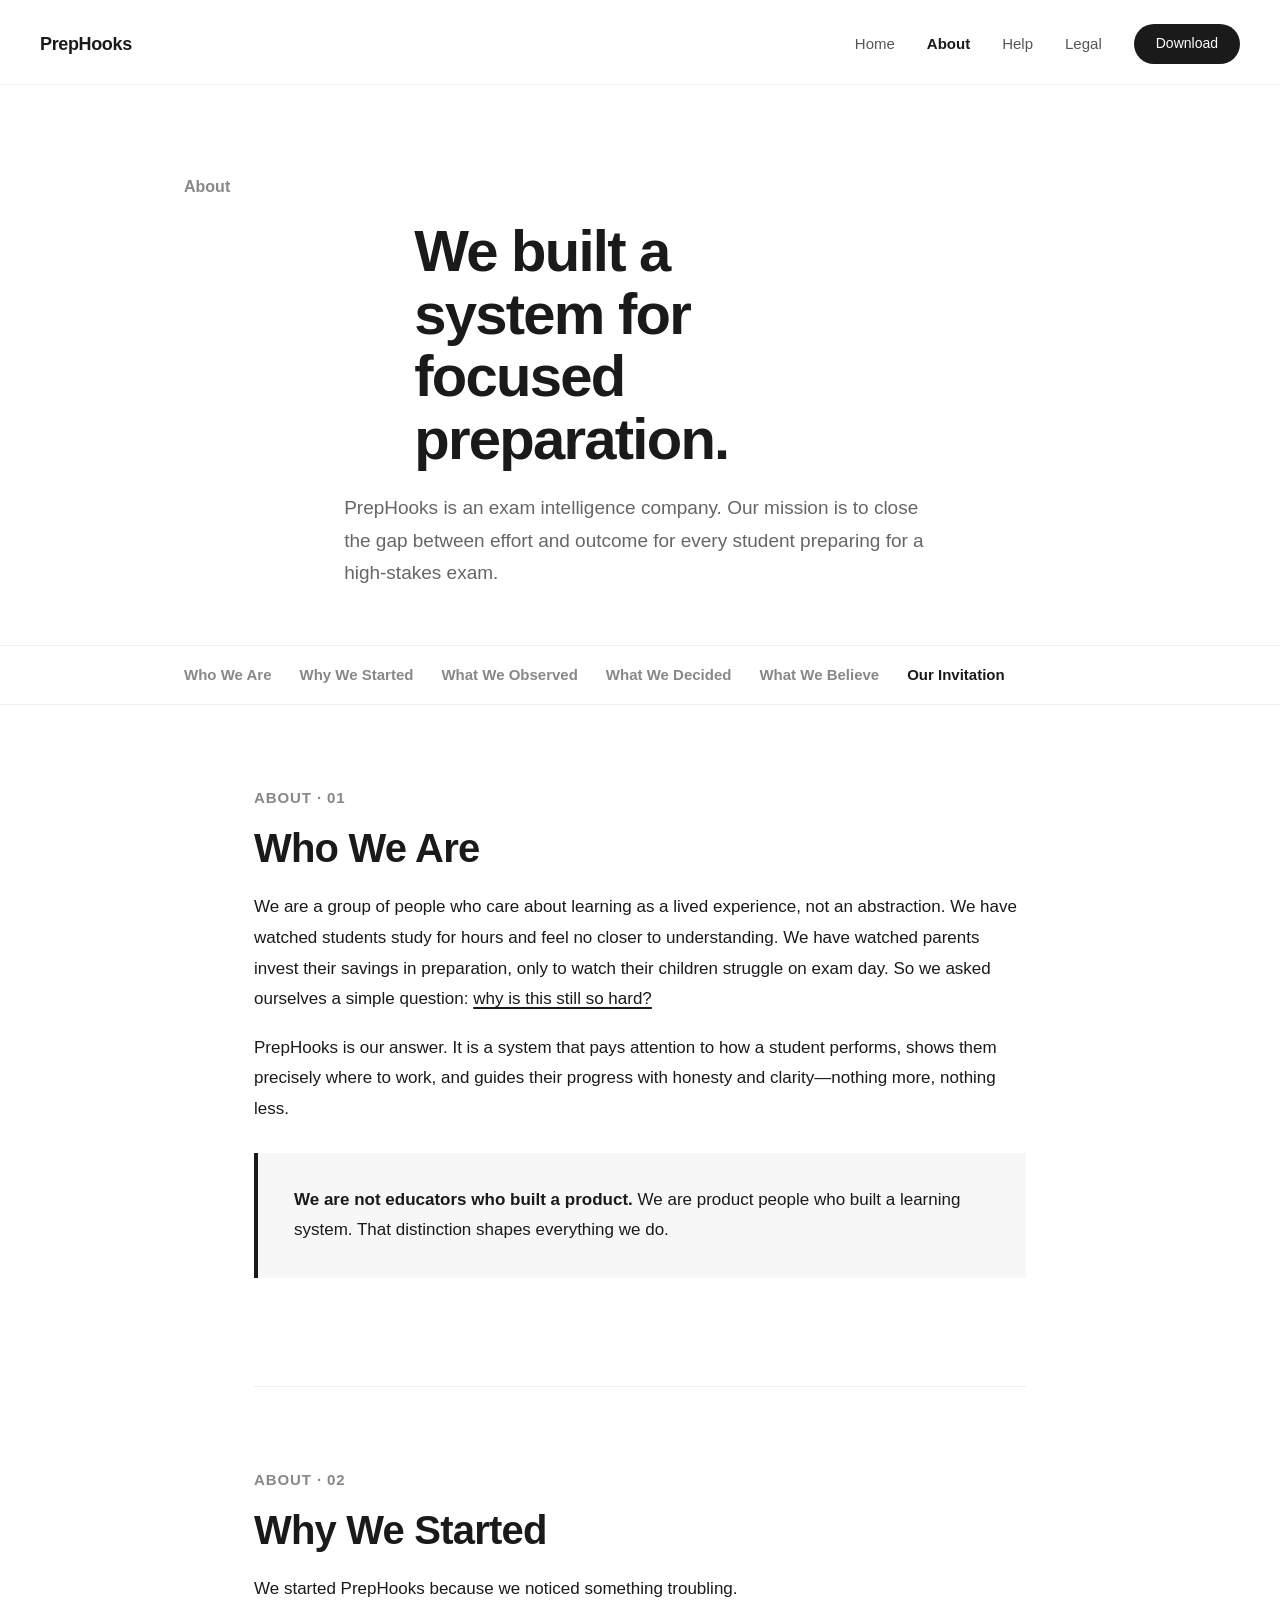
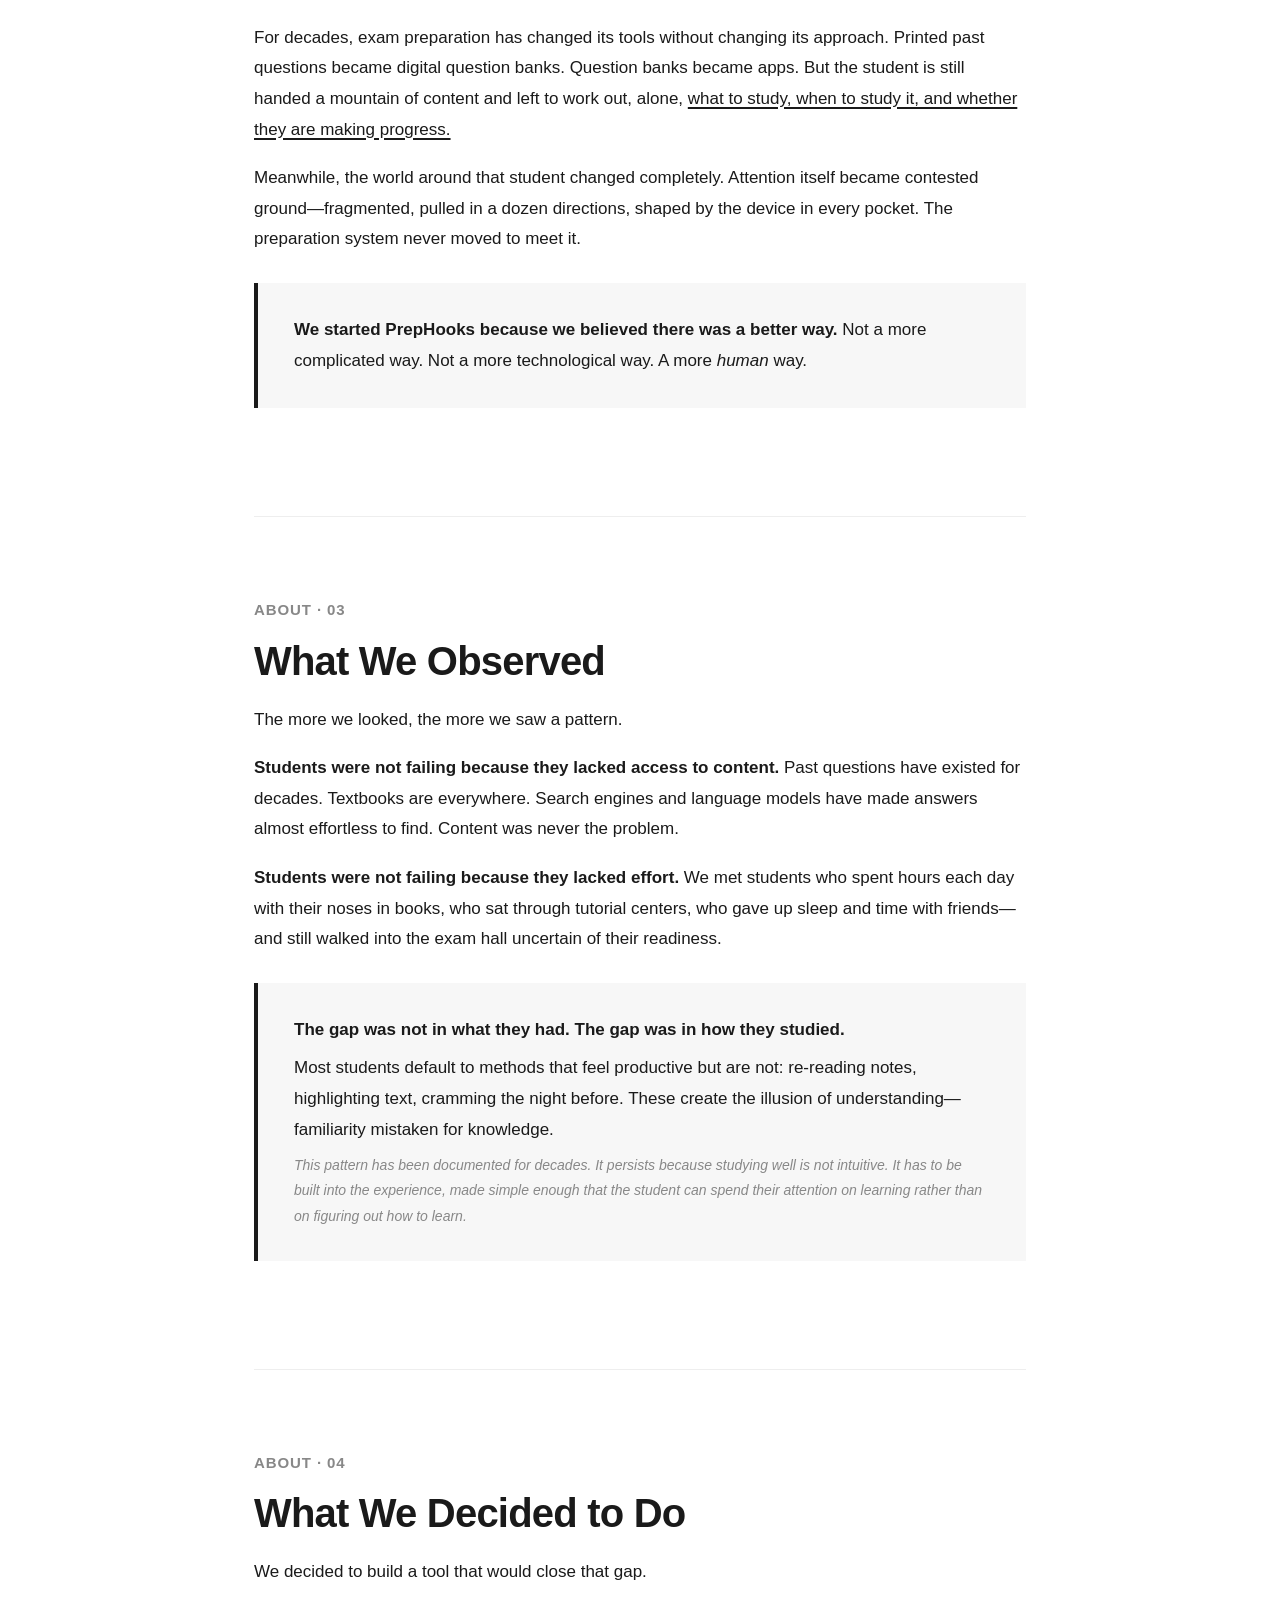
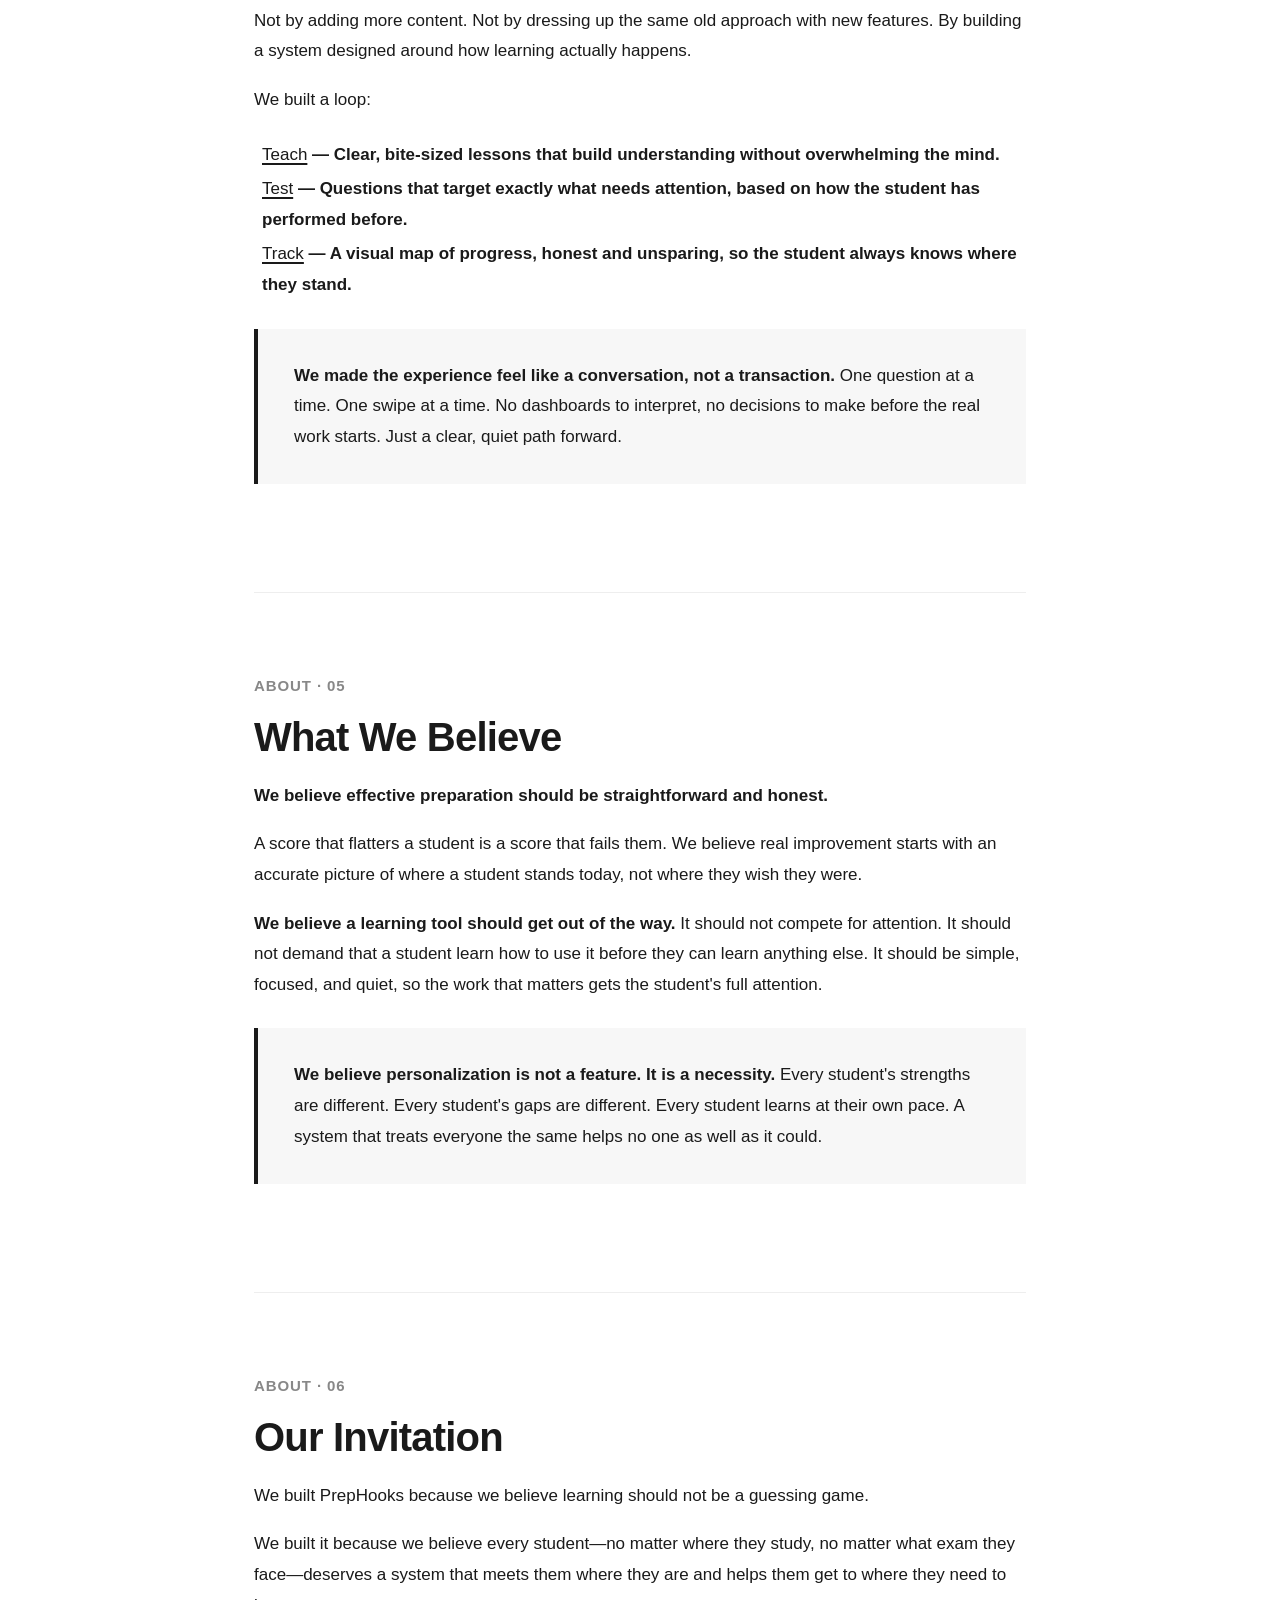
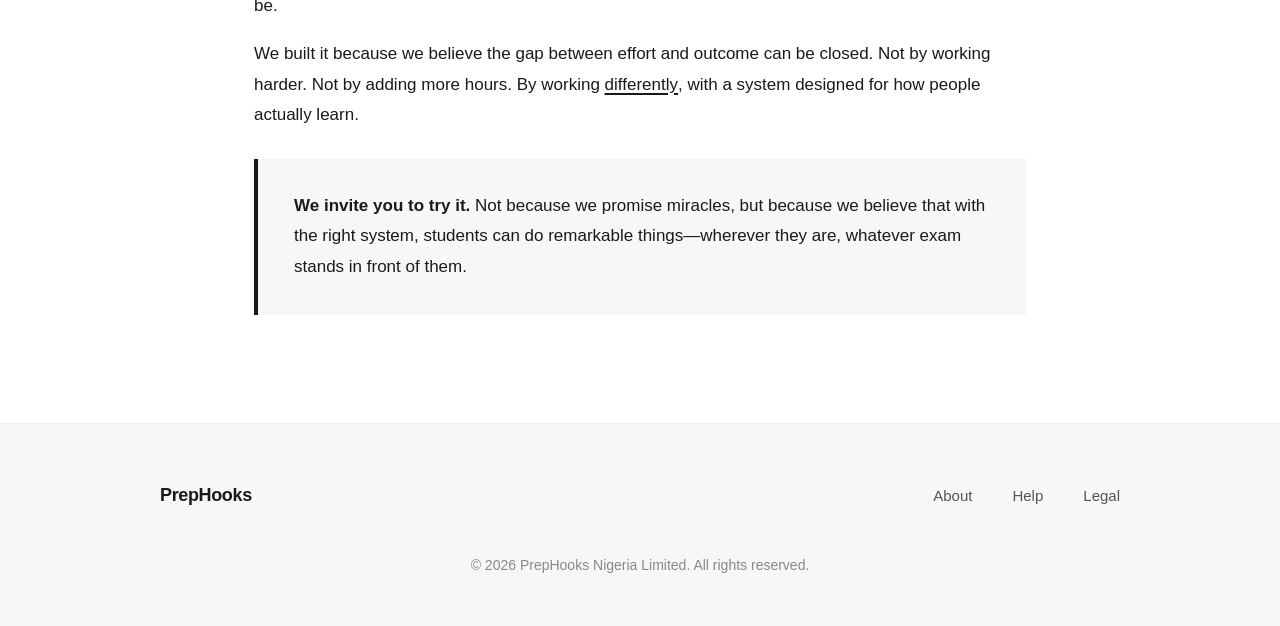
<file: about.html>
<!DOCTYPE html>
<html lang="en">
<head>
    <meta charset="UTF-8" />
    <meta name="viewport" content="width=device-width, initial-scale=1.0" />
    <title>About — PrepHooks</title>
    <link rel="stylesheet" href="style.css" />
    <script>
        (function () {
            try {
                var params = new URLSearchParams(window.location.search);
                var origin = params.get('origin');
                if (origin && origin.toLowerCase() === 'app') {
                    document.documentElement.classList.add('embed-mode');
                    // Pin the in-page sub-nav as a fixed bar and reserve space
                    // for it with a spacer, so content never slides underneath.
                    function pinSubnav() {
                        var sub = document.querySelector('.subnav');
                        if (!sub) return;
                        var spacer = document.querySelector('.subnav-spacer');
                        if (!spacer) {
                            spacer = document.createElement('div');
                            spacer.className = 'subnav-spacer';
                            sub.parentNode.insertBefore(spacer, sub.nextSibling);
                        }
                        spacer.style.height = sub.offsetHeight + 'px';
                    }
                    if (document.readyState === 'loading') {
                        document.addEventListener('DOMContentLoaded', pinSubnav);
                    } else {
                        pinSubnav();
                    }
                    window.addEventListener('resize', pinSubnav);
                    window.addEventListener('load', pinSubnav);
                }
            } catch (e) {}
        })();
    </script>
    <style>
        /* ----- Hero ----- */
        .hero {
            max-width: 960px;
            margin: 0 auto;
            padding: 88px 24px 56px;
        }
        .hero .eyebrow {
            font-size: 16px;
            font-weight: 600;
            color: #888888;
            margin-bottom: 20px;
        }
        .hero h1 {
            font-size: clamp(38px, 6vw, 58px);
            font-weight: 700;
            letter-spacing: -0.03em;
            line-height: 1.08;
            max-width: 14ch;
        }
        .hero p {
            margin-top: 22px;
            max-width: 56ch;
            font-size: 19px;
            color: #666666;
        }

        /* ----- Sticky Sub-Nav ----- */
        .subnav {
            border-top: 1px solid #eeeeee;
            border-bottom: 1px solid #eeeeee;
            position: sticky;
            top: 81px;
            background: #ffffff;
            z-index: 40;
        }
        .subnav .inner {
            max-width: 960px;
            margin: 0 auto;
            padding: 16px 24px;
            display: flex;
            gap: 28px;
            overflow-x: auto;
        }
        .subnav a {
            font-size: 15px;
            font-weight: 600;
            color: #888888;
            text-decoration: none;
            white-space: nowrap;
        }
        .subnav a:hover,
        .subnav a.active {
            color: #1a1a1a;
        }

        .wrap {
            max-width: 820px;
            margin: 0 auto;
            padding: 0 24px;
        }

        /* ----- About Sections ----- */
        section.about {
            padding: 80px 0;
            border-bottom: 1px solid #eeeeee;
            scroll-margin-top: 150px;
        }
        section.about:last-of-type {
            border-bottom: none;
        }

        .about-label {
            font-size: 15px;
            font-weight: 600;
            letter-spacing: 0.06em;
            text-transform: uppercase;
            color: #888888;
            margin-bottom: 14px;
        }

        .about h2 {
            font-size: clamp(30px, 4.5vw, 40px);
            font-weight: 700;
            letter-spacing: -0.02em;
            margin-bottom: 20px;
        }

        .about p {
            font-size: 17px;
            color: #1a1a1a;
            margin-bottom: 18px;
            line-height: 1.8;
        }

        .about p:last-child {
            margin-bottom: 0;
        }

        /* ----- Gray Card (no rounding) ----- */
        .gray-card {
            background: #f7f7f7;
            padding: 32px 36px;
            margin: 28px 0;
            border-left: 4px solid #1a1a1a;
        }

        .gray-card p {
            font-size: 17px;
            color: #1a1a1a;
            margin-bottom: 8px;
        }

        .gray-card p:last-child {
            margin-bottom: 0;
        }

        .gray-card .cite {
            font-size: 14px;
            color: #888888;
            margin-top: 8px;
            font-style: italic;
        }

        /* ----- Underlined keywords ----- */
        .about u,
        .about .underline {
            text-decoration: underline;
            text-underline-offset: 3px;
            text-decoration-thickness: 1.5px;
            font-weight: 500;
        }

        /* ----- Blockquote style (inline reference) ----- */
        .inline-ref {
            font-size: 15px;
            color: #888888;
            display: inline-block;
            margin-left: 4px;
        }

        /* ----- Highlighted point (bold leading phrase) ----- */
        .point {
            font-weight: 600;
        }

        /* ----- Section transition (visual connector) ----- */
        .section-connector {
            text-align: center;
            color: #cccccc;
            font-size: 24px;
            letter-spacing: 4px;
            padding: 8px 0;
        }

        /* ----- Call to Action at bottom ----- */
        .cta-section {
            padding: 60px 0 40px;
            text-align: center;
        }

        .cta-section h3 {
            font-size: 26px;
            font-weight: 700;
            letter-spacing: -0.02em;
            margin-bottom: 12px;
        }

        .cta-section p {
            font-size: 17px;
            color: #666666;
            margin-bottom: 28px;
        }

        .cta-section .btn-group {
            display: flex;
            gap: 16px;
            justify-content: center;
            flex-wrap: wrap;
        }

        /* ----- Responsive ----- */
        @media (max-width: 640px) {
            .hero {
                padding: 60px 20px 40px;
            }
            section.about {
                padding: 60px 0;
            }
            .gray-card {
                padding: 24px 20px;
            }
            .subnav .inner {
                gap: 20px;
                padding: 12px 20px;
            }
            .cta-section .btn-group {
                flex-direction: column;
                align-items: center;
            }
        }
    </style>
</head>
<body>

    <!-- ===== HEADER ===== -->
    <header>
        <div class="header-inner">
            <a href="index.html" class="logo">PrepHooks</a>
            <nav class="top-nav" id="topNav">
                <a href="index.html">Home</a>
                <a href="about.html" class="active">About</a>
                <a href="help.html">Help</a>
                <a href="legal.html">Legal</a>
                <a href="download.html" class="nav-cta">Download</a>
            </nav>
            <button class="nav-toggle" id="navToggle" aria-label="Toggle menu">
                <span></span>
                <span></span>
                <span></span>
            </button>
        </div>
    </header>

    <!-- ===== HERO ===== -->
    <div class="hero">
        <div class="eyebrow">About</div>
        <h1>We built a system for focused preparation.</h1>
        <p>PrepHooks is an exam intelligence company. Our mission is to close the gap between effort and outcome for every student preparing for a high-stakes exam.</p>
    </div>

    <!-- ===== STICKY SUB-NAV ===== -->
    <div class="subnav">
        <div class="inner">
            <a href="#who">Who We Are</a>
            <a href="#why">Why We Started</a>
            <a href="#observed">What We Observed</a>
            <a href="#decided">What We Decided</a>
            <a href="#believe">What We Believe</a>
            <a href="#invite">Our Invitation</a>
        </div>
    </div>

    <!-- ===== MAIN CONTENT ===== -->
    <div class="wrap">

        <!-- ========================================================= -->
        <!-- SECTION 1: WHO WE ARE -->
        <!-- ========================================================= -->
        <section class="about" id="who">
            <div class="about-label">About · 01</div>
            <h2>Who We Are</h2>

            <p>We are a group of people who care about learning as a lived experience, not an abstraction. We have watched students study for hours and feel no closer to understanding. We have watched parents invest their savings in preparation, only to watch their children struggle on exam day. So we asked ourselves a simple question: <u>why is this still so hard?</u></p>

            <p>PrepHooks is our answer. It is a system that pays attention to how a student performs, shows them precisely where to work, and guides their progress with honesty and clarity—nothing more, nothing less.</p>

            <div class="gray-card">
                <p><span class="point">We are not educators who built a product.</span> We are product people who built a learning system. That distinction shapes everything we do.</p>
            </div>
        </section>

        <!-- ========================================================= -->
        <!-- SECTION 2: WHY WE STARTED -->
        <!-- ========================================================= -->
        <section class="about" id="why">
            <div class="about-label">About · 02</div>
            <h2>Why We Started</h2>

            <p>We started PrepHooks because we noticed something troubling.</p>

            <p>For decades, exam preparation has changed its tools without changing its approach. Printed past questions became digital question banks. Question banks became apps. But the student is still handed a mountain of content and left to work out, alone, <u>what to study, when to study it, and whether they are making progress.</u></p>

            <p>Meanwhile, the world around that student changed completely. Attention itself became contested ground—fragmented, pulled in a dozen directions, shaped by the device in every pocket. The preparation system never moved to meet it.</p>

            <div class="gray-card">
                <p><span class="point">We started PrepHooks because we believed there was a better way.</span> Not a more complicated way. Not a more technological way. A more <em>human</em> way.</p>
            </div>
        </section>

        <!-- ========================================================= -->
        <!-- SECTION 3: WHAT WE OBSERVED -->
        <!-- ========================================================= -->
        <section class="about" id="observed">
            <div class="about-label">About · 03</div>
            <h2>What We Observed</h2>

            <p>The more we looked, the more we saw a pattern.</p>

            <p><span class="point">Students were not failing because they lacked access to content.</span> Past questions have existed for decades. Textbooks are everywhere. Search engines and language models have made answers almost effortless to find. Content was never the problem.</p>

            <p><span class="point">Students were not failing because they lacked effort.</span> We met students who spent hours each day with their noses in books, who sat through tutorial centers, who gave up sleep and time with friends—and still walked into the exam hall uncertain of their readiness.</p>

            <div class="gray-card">
                <p><span class="point">The gap was not in what they had. The gap was in how they studied.</span></p>
                <p style="margin-top: 8px;">Most students default to methods that feel productive but are not: re-reading notes, highlighting text, cramming the night before. These create the illusion of understanding—familiarity mistaken for knowledge.</p>
                <p class="cite">This pattern has been documented for decades. It persists because studying well is not intuitive. It has to be built into the experience, made simple enough that the student can spend their attention on learning rather than on figuring out how to learn.</p>
            </div>
        </section>

        <!-- ========================================================= -->
        <!-- SECTION 4: WHAT WE DECIDED -->
        <!-- ========================================================= -->
        <section class="about" id="decided">
            <div class="about-label">About · 04</div>
            <h2>What We Decided to Do</h2>

            <p>We decided to build a tool that would close that gap.</p>

            <p>Not by adding more content. Not by dressing up the same old approach with new features. By building a system designed around how learning actually happens.</p>

            <p>We built a loop:</p>

            <div style="margin: 24px 0 28px; padding-left: 8px;">
                <p style="font-weight: 600; margin-bottom: 4px;"><u>Teach</u> — Clear, bite-sized lessons that build understanding without overwhelming the mind.</p>
                <p style="font-weight: 600; margin-bottom: 4px;"><u>Test</u> — Questions that target exactly what needs attention, based on how the student has performed before.</p>
                <p style="font-weight: 600; margin-bottom: 4px;"><u>Track</u> — A visual map of progress, honest and unsparing, so the student always knows where they stand.</p>
            </div>

            <div class="gray-card">
                <p><span class="point">We made the experience feel like a conversation, not a transaction.</span> One question at a time. One swipe at a time. No dashboards to interpret, no decisions to make before the real work starts. Just a clear, quiet path forward.</p>
            </div>
        </section>

        <!-- ========================================================= -->
        <!-- SECTION 5: WHAT WE BELIEVE -->
        <!-- ========================================================= -->
        <section class="about" id="believe">
            <div class="about-label">About · 05</div>
            <h2>What We Believe</h2>

            <p><span class="point">We believe effective preparation should be straightforward and honest.</span></p>

            <p>A score that flatters a student is a score that fails them. We believe real improvement starts with an accurate picture of where a student stands today, not where they wish they were.</p>

            <p><span class="point">We believe a learning tool should get out of the way.</span> It should not compete for attention. It should not demand that a student learn how to use it before they can learn anything else. It should be simple, focused, and quiet, so the work that matters gets the student's full attention.</p>

            <div class="gray-card">
                <p><span class="point">We believe personalization is not a feature. It is a necessity.</span> Every student's strengths are different. Every student's gaps are different. Every student learns at their own pace. A system that treats everyone the same helps no one as well as it could.</p>
            </div>
        </section>

        <!-- ========================================================= -->
        <!-- SECTION 6: OUR INVITATION -->
        <!-- ========================================================= -->
        <section class="about" id="invite">
            <div class="about-label">About · 06</div>
            <h2>Our Invitation</h2>

            <p>We built PrepHooks because we believe learning should not be a guessing game.</p>

            <p>We built it because we believe every student—no matter where they study, no matter what exam they face—deserves a system that meets them where they are and helps them get to where they need to be.</p>

            <p>We built it because we believe the gap between effort and outcome can be closed. Not by working harder. Not by adding more hours. By working <u>differently</u>, with a system designed for how people actually learn.</p>

            <div class="gray-card">
                <p><span class="point">We invite you to try it.</span> Not because we promise miracles, but because we believe that with the right system, students can do remarkable things—wherever they are, whatever exam stands in front of them.</p>
            </div>
        </section>

    </div> <!-- /wrap -->

    <!-- ===== FOOTER ===== -->
    <footer>
        <div class="footer-inner">
            <a href="index.html" class="logo">PrepHooks</a>
            <nav class="footer-nav">
                <a href="about.html">About</a>
                <a href="help.html">Help</a>
                <a href="legal.html">Legal</a>
            </nav>
            <div class="footer-meta">© 2026 PrepHooks Nigeria Limited. All rights reserved.</div>
        </div>
    </footer>

    <!-- ===== SCRIPTS ===== -->
    <script>
        // Mobile nav toggle
        const toggle = document.getElementById('navToggle');
        const nav = document.getElementById('topNav');
        if (toggle && nav) {
            toggle.addEventListener('click', () => nav.classList.toggle('open'));
            nav.querySelectorAll('a').forEach(link => {
                link.addEventListener('click', () => nav.classList.remove('open'));
            });
        }

        // Sticky sub-nav active state
        const sections = document.querySelectorAll('section.about');
        const subLinks = document.querySelectorAll('.subnav a');
        if (sections.length && subLinks.length) {
            const observer = new IntersectionObserver((entries) => {
                entries.forEach(entry => {
                    if (entry.isIntersecting) {
                        subLinks.forEach(l => l.classList.remove('active'));
                        const active = document.querySelector(`.subnav a[href="#${entry.target.id}"]`);
                        if (active) active.classList.add('active');
                    }
                });
            }, { rootMargin: '-40% 0px -55% 0px' });
            sections.forEach(s => observer.observe(s));
        }
    </script>

</body>
</html>
</file>
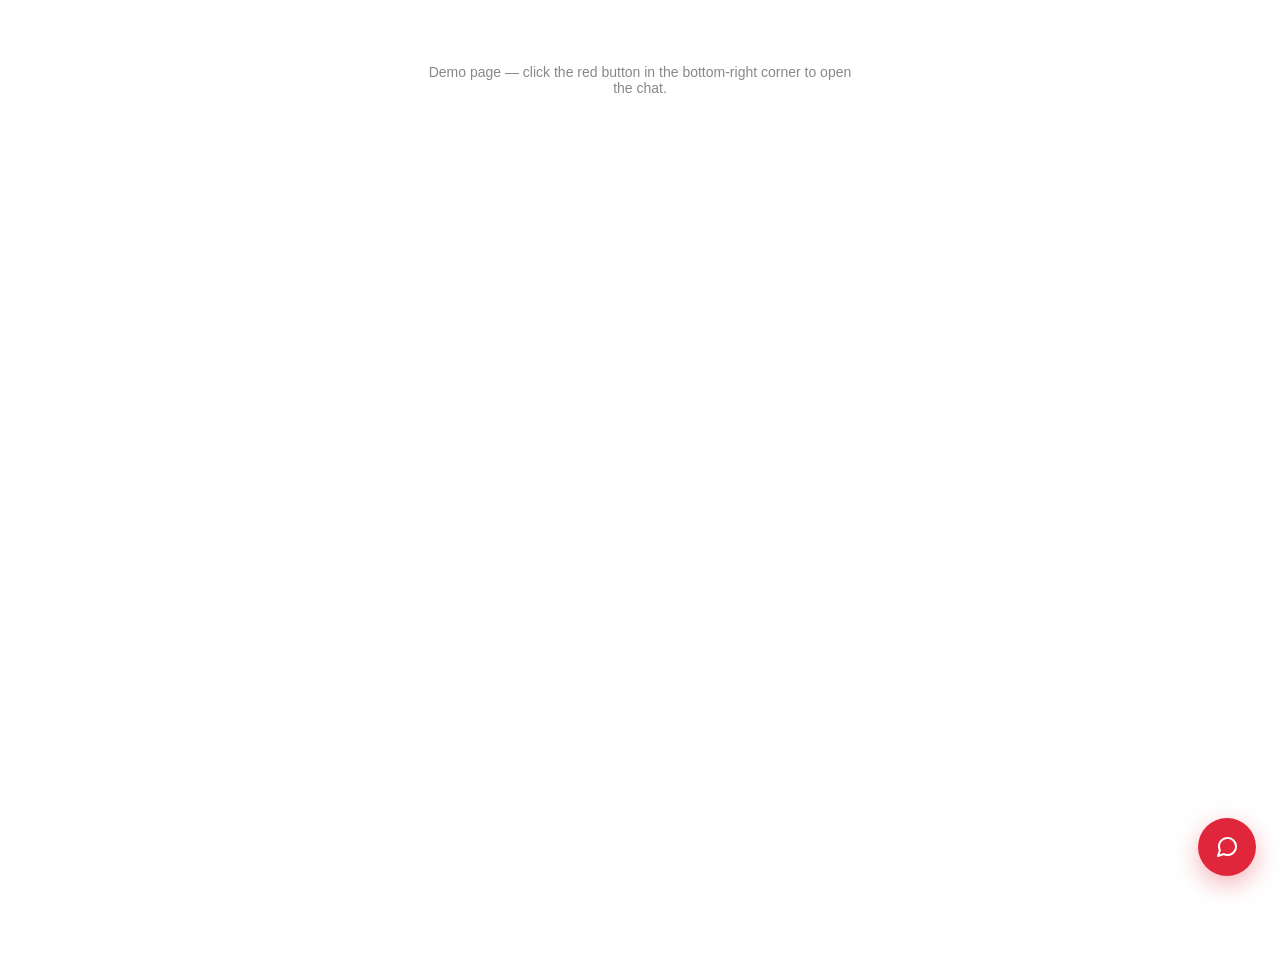
<file: agent.html>
<!DOCTYPE html>
<html lang="en">
<head>
<meta charset="UTF-8" />
<meta name="viewport" content="width=device-width, initial-scale=1.0" />
<title>PrepHooks AI Chat Widget</title>
<style>
  :root {
    --ph-black: #1a1a1a;
    --ph-gray: #888888;
    --ph-gray-light: #eeeeee;
    --ph-white: #ffffff;
    --ph-red: #e0263a;
    --ph-red-dark: #c01f31;
  }

  * { box-sizing: border-box; }

  body {
    margin: 0;
    font-family: -apple-system, BlinkMacSystemFont, "Segoe UI", Roboto, Helvetica, Arial, sans-serif;
    background: var(--ph-white);
    /* Demo page backdrop so the widget can be seen floating — remove this
       body rule when you drop the widget markup into an existing page. */
    min-height: 100vh;
  }

  .demo-note {
    max-width: 480px;
    margin: 64px auto 0;
    padding: 0 24px;
    color: var(--ph-gray);
    font-size: 14px;
    text-align: center;
  }

  /* ===== Launcher button ===== */
  #ph-chat-launcher {
    position: fixed;
    bottom: 24px;
    right: 24px;
    width: 58px;
    height: 58px;
    border-radius: 50%;
    background: var(--ph-red);
    border: none;
    cursor: pointer;
    display: flex;
    align-items: center;
    justify-content: center;
    box-shadow: 0 8px 24px rgba(224, 38, 58, 0.35);
    transition: transform 0.15s ease, box-shadow 0.15s ease;
    z-index: 999;
  }
  #ph-chat-launcher:hover {
    transform: translateY(-2px);
    box-shadow: 0 10px 28px rgba(224, 38, 58, 0.45);
  }
  #ph-chat-launcher svg { width: 24px; height: 24px; }

  /* ===== Chat panel ===== */
  #ph-chat-panel {
    position: fixed;
    bottom: 96px;
    right: 24px;
    width: 360px;
    max-width: calc(100vw - 32px);
    height: 520px;
    max-height: calc(100vh - 140px);
    background: var(--ph-white);
    border: 1px solid var(--ph-gray-light);
    border-radius: 16px;
    box-shadow: 0 20px 60px rgba(0, 0, 0, 0.18);
    display: flex;
    flex-direction: column;
    overflow: hidden;
    opacity: 0;
    transform: translateY(12px) scale(0.98);
    pointer-events: none;
    transition: opacity 0.18s ease, transform 0.18s ease;
    z-index: 998;
  }
  #ph-chat-panel.open {
    opacity: 1;
    transform: translateY(0) scale(1);
    pointer-events: auto;
  }

  .ph-chat-header {
    padding: 16px 18px;
    border-bottom: 1px solid var(--ph-gray-light);
    display: flex;
    align-items: center;
    justify-content: space-between;
  }
  .ph-chat-header-title {
    display: flex;
    flex-direction: column;
    gap: 2px;
  }
  .ph-chat-header-title strong {
    font-size: 15px;
    color: var(--ph-black);
    letter-spacing: -0.01em;
  }
  .ph-chat-header-title span {
    font-size: 12px;
    color: var(--ph-gray);
  }
  .ph-chat-close {
    background: none;
    border: none;
    cursor: pointer;
    color: var(--ph-gray);
    font-size: 18px;
    line-height: 1;
    padding: 4px;
  }
  .ph-chat-close:hover { color: var(--ph-black); }

  .ph-chat-messages {
    flex: 1;
    overflow-y: auto;
    padding: 16px 14px;
    display: flex;
    flex-direction: column;
    gap: 10px;
  }

  .ph-msg {
    max-width: 82%;
    padding: 10px 13px;
    border-radius: 14px;
    font-size: 14px;
    line-height: 1.45;
    white-space: pre-wrap;
    word-wrap: break-word;
  }
  .ph-msg.ai {
    align-self: flex-start;
    background: var(--ph-gray-light);
    color: var(--ph-black);
    border-bottom-left-radius: 4px;
  }
  .ph-msg.user {
    align-self: flex-end;
    background: var(--ph-black);
    color: var(--ph-white);
    border-bottom-right-radius: 4px;
  }
  .ph-msg.error {
    align-self: flex-start;
    background: #fdeceb;
    color: var(--ph-red-dark);
    border-bottom-left-radius: 4px;
  }

  .ph-typing {
    align-self: flex-start;
    display: flex;
    gap: 4px;
    padding: 12px 13px;
    background: var(--ph-gray-light);
    border-radius: 14px;
    border-bottom-left-radius: 4px;
  }
  .ph-typing span {
    width: 6px;
    height: 6px;
    border-radius: 50%;
    background: var(--ph-gray);
    animation: ph-bounce 1.2s infinite ease-in-out;
  }
  .ph-typing span:nth-child(2) { animation-delay: 0.15s; }
  .ph-typing span:nth-child(3) { animation-delay: 0.3s; }
  @keyframes ph-bounce {
    0%, 60%, 100% { transform: translateY(0); opacity: 0.5; }
    30% { transform: translateY(-4px); opacity: 1; }
  }

  .ph-chat-inputbar {
    display: flex;
    gap: 8px;
    padding: 12px;
    border-top: 1px solid var(--ph-gray-light);
  }
  .ph-chat-inputbar textarea {
    flex: 1;
    resize: none;
    border: 1px solid var(--ph-gray-light);
    border-radius: 10px;
    padding: 10px 12px;
    font-size: 14px;
    font-family: inherit;
    max-height: 84px;
    color: var(--ph-black);
  }
  .ph-chat-inputbar textarea:focus {
    outline: none;
    border-color: var(--ph-red);
  }
  .ph-chat-send {
    background: var(--ph-red);
    border: none;
    color: var(--ph-white);
    width: 40px;
    border-radius: 10px;
    cursor: pointer;
    display: flex;
    align-items: center;
    justify-content: center;
    flex-shrink: 0;
    transition: background 0.15s ease;
  }
  .ph-chat-send:hover { background: var(--ph-red-dark); }
  .ph-chat-send:disabled { background: var(--ph-gray-light); cursor: not-allowed; }
  .ph-chat-send svg { width: 16px; height: 16px; }

  @media (max-width: 420px) {
    #ph-chat-panel {
      right: 16px;
      left: 16px;
      width: auto;
      bottom: 88px;
    }
    #ph-chat-launcher { right: 16px; bottom: 16px; }
  }
</style>
</head>
<body>

<p class="demo-note">Demo page — click the red button in the bottom-right corner to open the chat.</p>

<!-- ===== Launcher ===== -->
<button id="ph-chat-launcher" aria-label="Open PrepHooks AI chat">
  <svg id="ph-icon-open" viewBox="0 0 24 24" fill="none" stroke="white" stroke-width="2" stroke-linecap="round" stroke-linejoin="round">
    <path d="M21 11.5a8.38 8.38 0 0 1-.9 3.8 8.5 8.5 0 0 1-7.6 4.7 8.38 8.38 0 0 1-3.8-.9L3 21l1.9-5.7a8.38 8.38 0 0 1-.9-3.8 8.5 8.5 0 0 1 4.7-7.6 8.38 8.38 0 0 1 3.8-.9h.5a8.48 8.48 0 0 1 8 8v.5z"/>
  </svg>
  <svg id="ph-icon-close" viewBox="0 0 24 24" fill="none" stroke="white" stroke-width="2" stroke-linecap="round" stroke-linejoin="round" style="display:none;">
    <line x1="18" y1="6" x2="6" y2="18"/>
    <line x1="6" y1="6" x2="18" y2="18"/>
  </svg>
</button>

<!-- ===== Chat panel ===== -->
<div id="ph-chat-panel">
  <div class="ph-chat-header">
    <div class="ph-chat-header-title">
      <strong>PrepHooks AI</strong>
      <span>Exam tutor · usually replies instantly</span>
    </div>
    <button class="ph-chat-close" id="ph-chat-close-btn" aria-label="Close chat">✕</button>
  </div>

  <div class="ph-chat-messages" id="ph-chat-messages">
    <div class="ph-msg ai">Hi! I'm the PrepHooks AI tutor. Ask me about a topic, a practice question, or how to study smarter — what's on your mind?</div>
  </div>

  <div class="ph-chat-inputbar">
    <textarea id="ph-chat-input" rows="1" placeholder="Ask something..."></textarea>
    <button class="ph-chat-send" id="ph-chat-send-btn" aria-label="Send message">
      <svg viewBox="0 0 24 24" fill="none" stroke="currentColor" stroke-width="2" stroke-linecap="round" stroke-linejoin="round">
        <line x1="22" y1="2" x2="11" y2="13"/>
        <polygon points="22 2 15 22 11 13 2 9 22 2"/>
      </svg>
    </button>
  </div>
</div>

<script>
(function () {
  // ---- Config -------------------------------------------------------
  // Adjust this to the real, deployed path of your agent route
  // (e.g. the agentRoutes.js router mounted in your backend).
  const API_URL = 'https://www.prephooks.com/api/agent';

  // In-memory session id — resets on page reload. Swap for a real user id
  // once auth is wired into this endpoint.
  const sessionId = 'web_' + Math.random().toString(36).slice(2) + Date.now();

  // ---- Elements -------------------------------------------------------
  const launcher = document.getElementById('ph-chat-launcher');
  const panel = document.getElementById('ph-chat-panel');
  const closeBtn = document.getElementById('ph-chat-close-btn');
  const messagesEl = document.getElementById('ph-chat-messages');
  const input = document.getElementById('ph-chat-input');
  const sendBtn = document.getElementById('ph-chat-send-btn');
  const iconOpen = document.getElementById('ph-icon-open');
  const iconClose = document.getElementById('ph-icon-close');

  let isOpen = false;
  let isSending = false;

  function togglePanel() {
    isOpen = !isOpen;
    panel.classList.toggle('open', isOpen);
    iconOpen.style.display = isOpen ? 'none' : 'block';
    iconClose.style.display = isOpen ? 'block' : 'none';
    if (isOpen) input.focus();
  }

  launcher.addEventListener('click', togglePanel);
  closeBtn.addEventListener('click', togglePanel);

  function addMessage(text, role) {
    const el = document.createElement('div');
    el.className = 'ph-msg ' + role;
    el.textContent = text;
    messagesEl.appendChild(el);
    messagesEl.scrollTop = messagesEl.scrollHeight;
    return el;
  }

  function showTyping() {
    const el = document.createElement('div');
    el.className = 'ph-typing';
    el.id = 'ph-typing-indicator';
    el.innerHTML = '<span></span><span></span><span></span>';
    messagesEl.appendChild(el);
    messagesEl.scrollTop = messagesEl.scrollHeight;
  }

  function hideTyping() {
    const el = document.getElementById('ph-typing-indicator');
    if (el) el.remove();
  }

  // Pull the reply text out of common response shapes so this keeps
  // working whether the backend returns an OpenAI-style payload or a
  // simpler custom one.
  function extractReply(data) {
    if (!data) return null;
    if (typeof data === 'string') return data;
    if (data.choices && data.choices[0]) {
      const c = data.choices[0];
      if (c.message && c.message.content) return c.message.content;
      if (c.text) return c.text;
    }
    if (data.reply) return data.reply;
    if (data.message && typeof data.message === 'string') return data.message;
    if (data.content) return data.content;
    return null;
  }

  async function sendMessage() {
    const text = input.value.trim();
    if (!text || isSending) return;

    addMessage(text, 'user');
    input.value = '';
    input.style.height = 'auto';
    isSending = true;
    sendBtn.disabled = true;
    showTyping();

    try {
      const res = await fetch(API_URL, {
        method: 'POST',
        headers: {
          'Content-Type': 'application/json',
          'X-Session-Id': sessionId,
        },
        body: JSON.stringify({ message: text }),
      });

      const data = await res.json();
      hideTyping();

      if (!res.ok) {
        addMessage('Something went wrong reaching the tutor. Please try again.', 'error');
        console.error('Agent API error:', data);
      } else {
        const reply = extractReply(data);
        addMessage(reply || 'Hmm, I got an empty response — try rephrasing that.', 'ai');
      }
    } catch (err) {
      hideTyping();
      addMessage('Could not connect to PrepHooks AI. Check your connection and try again.', 'error');
      console.error('Chat widget fetch error:', err);
    } finally {
      isSending = false;
      sendBtn.disabled = false;
    }
  }

  sendBtn.addEventListener('click', sendMessage);
  input.addEventListener('keydown', function (e) {
    if (e.key === 'Enter' && !e.shiftKey) {
      e.preventDefault();
      sendMessage();
    }
  });
  input.addEventListener('input', function () {
    input.style.height = 'auto';
    input.style.height = Math.min(input.scrollHeight, 84) + 'px';
  });
})();
</script>

</body>
</html>
</file>
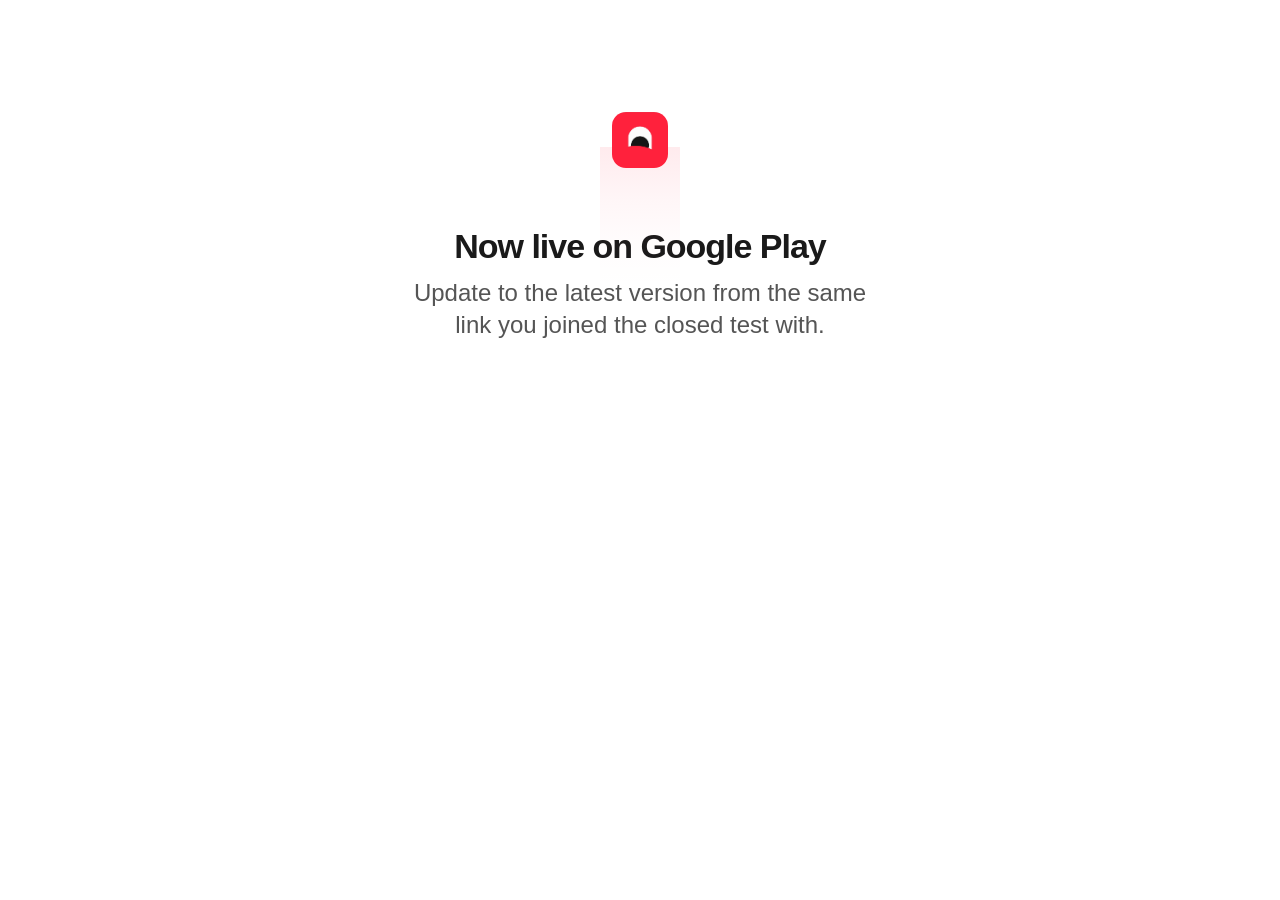
<file: download.html>
<!DOCTYPE html>
<html lang="en">
<head>
    <meta charset="UTF-8" />
    <meta name="viewport" content="width=device-width, initial-scale=1.0" />
    <title>Download PrepHooks</title>
    <link rel="icon" href="assets/utilities/favicon.webp" />
    <link rel="stylesheet" href="style.css" />
    <style>
        .hooky-block {
            padding: 80px 24px 80px;
            background: #ffffff;
            text-align: center;
            overflow: visible;
            position: relative;
        }
        .hooky-block .inner {
            max-width: 820px;
            margin: 0 auto;
            position: relative;
            z-index: 1;
        }
        .hooky-icon-wrap {
            position: relative;
            display: flex;
            justify-content: center;
            align-items: center;
            margin: 0 auto 28px;
            width: 120px;
            height: 120px;
        }
        .hooky-icon-wrap::after {
            content: "";
            position: absolute;
            top: 56%;
            left: 50%;
            transform: translateX(-50%);
            width: 80px;
            height: 180px;
            background: linear-gradient(to bottom,
                rgba(255,32,59,0.09) 0%,
                rgba(255,32,59,0.04) 30%,
                rgba(255,32,59,0.015) 50%,
                transparent 78%);
            pointer-events: none;
            z-index: 0;
        }
        .hooky-icon {
            width: 56px;
            height: 56px;
            object-fit: contain;
            border-radius: 14px;
            display: block;
            position: relative;
            z-index: 1;
        }
        .hooky-block h2 {
            font-size: clamp(26px, 4vw, 34px);
            font-weight: 700;
            letter-spacing: -0.03em;
            line-height: 1.1;
            color: #1a1a1a;
            margin: 0 0 12px;
        }
        .hooky-sub {
            margin: 0 auto;
            max-width: 480px;
            font-size: 16px;
            color: #555555;
            line-height: 1.65;
            font-weight: 400;
        }
        @media (max-width: 720px) {
            .hooky-block { padding: 56px 20px 56px; }
            .hooky-icon-wrap { width: 120px; height: 120px; }
            .hooky-icon { width: 48px; height: 48px; }
        }
    </style>
</head>
<body>
    <section class="hooky-block" aria-label="Download PrepHooks">
        <div class="inner">
            <div class="hooky-icon-wrap">
                <img src="assets/utilities/hooky.webp" alt="" class="hooky-icon" loading="lazy">
            </div>
            <h2>Now live on Google Play</h2>
            <p class="hooky-sub" style="font-size: 150%; line-height: 130%;">
                Update to the latest version from the same link you joined the closed test with.
            </p>
        </div>
    </section>
</body>
</html>
</file>
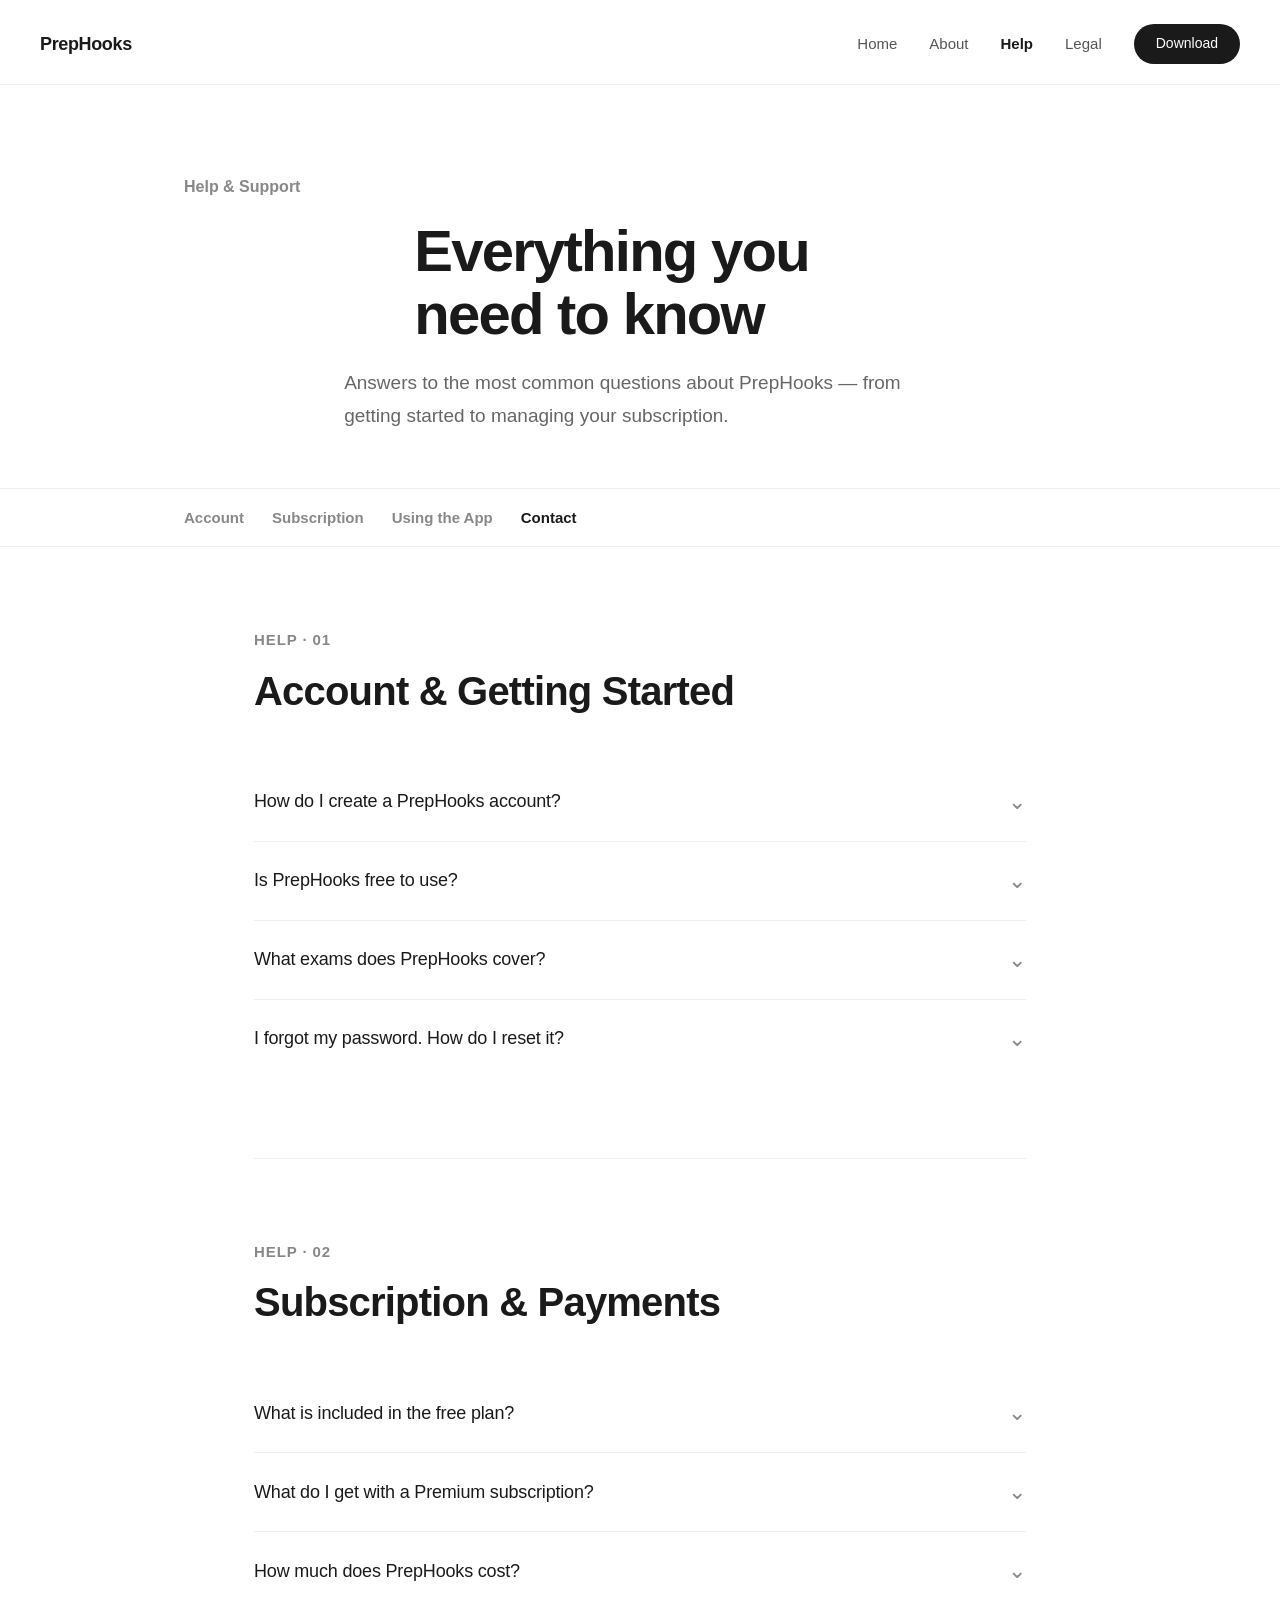
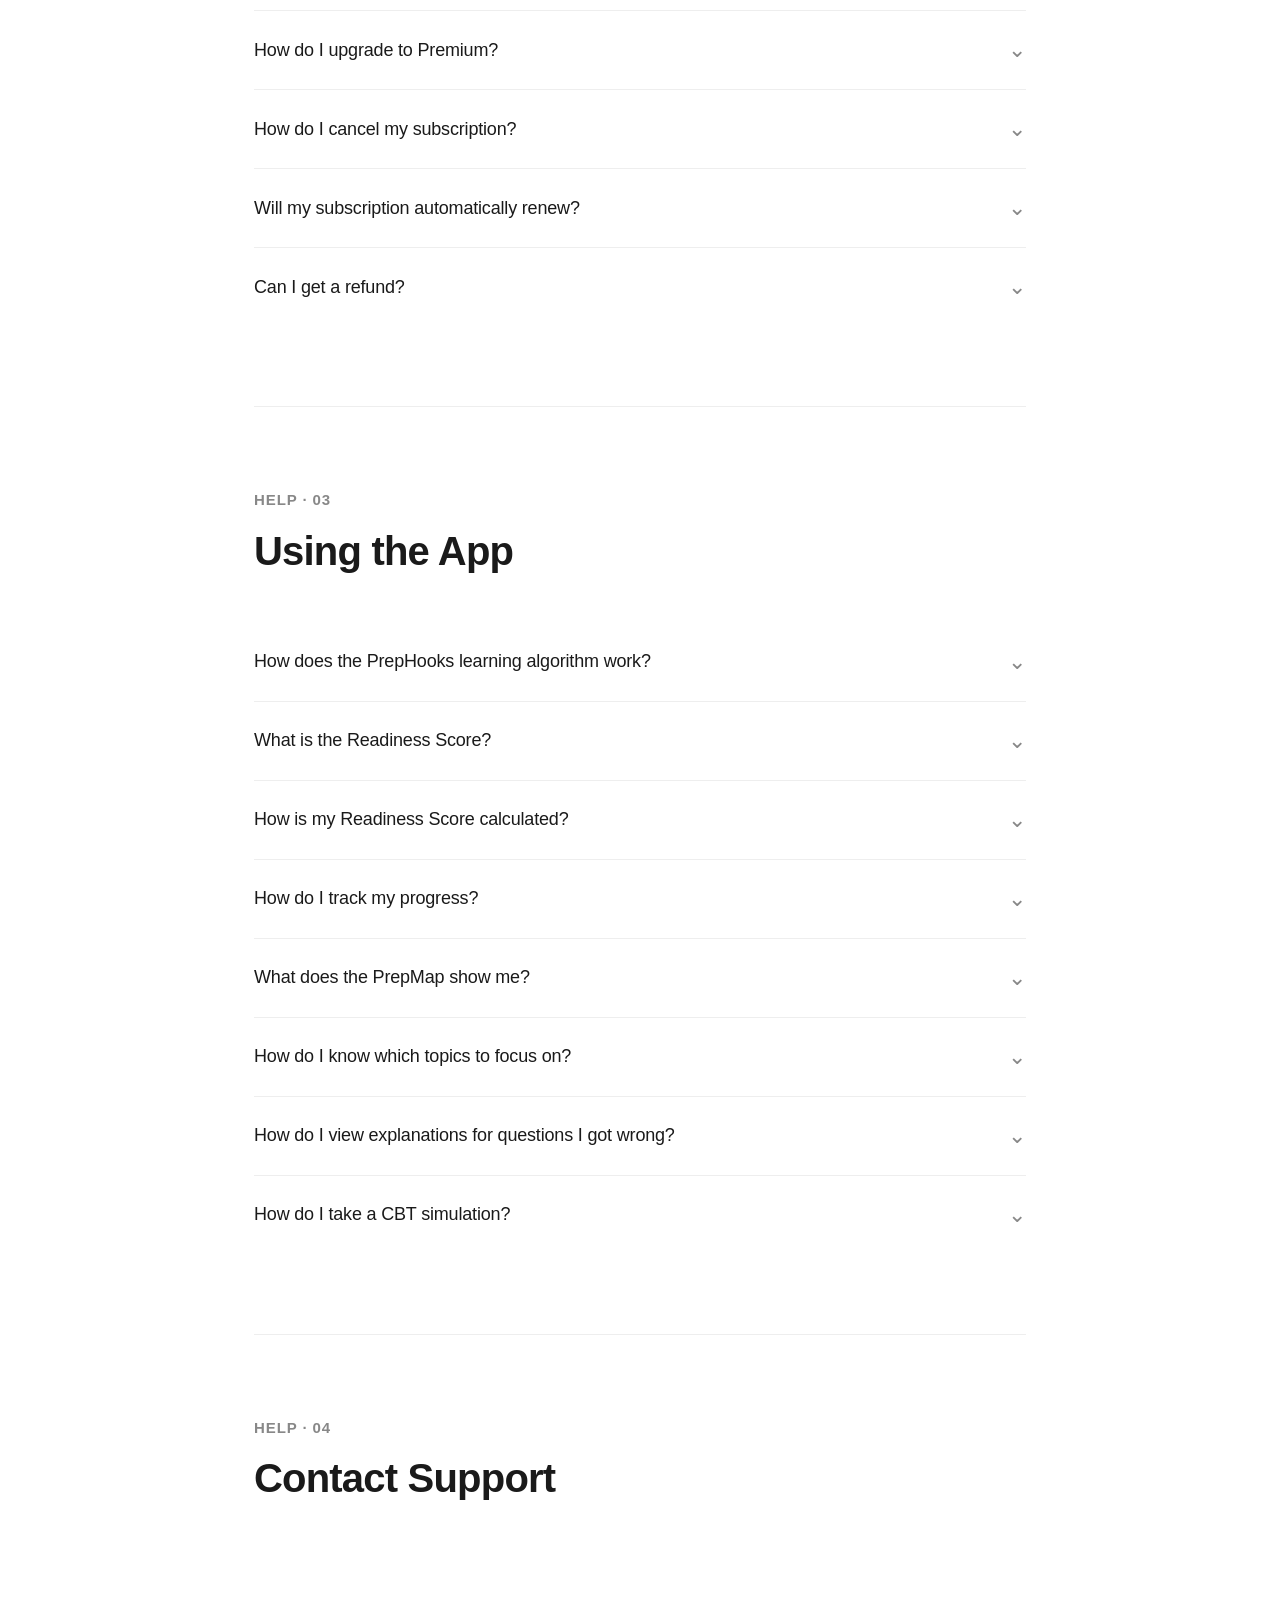
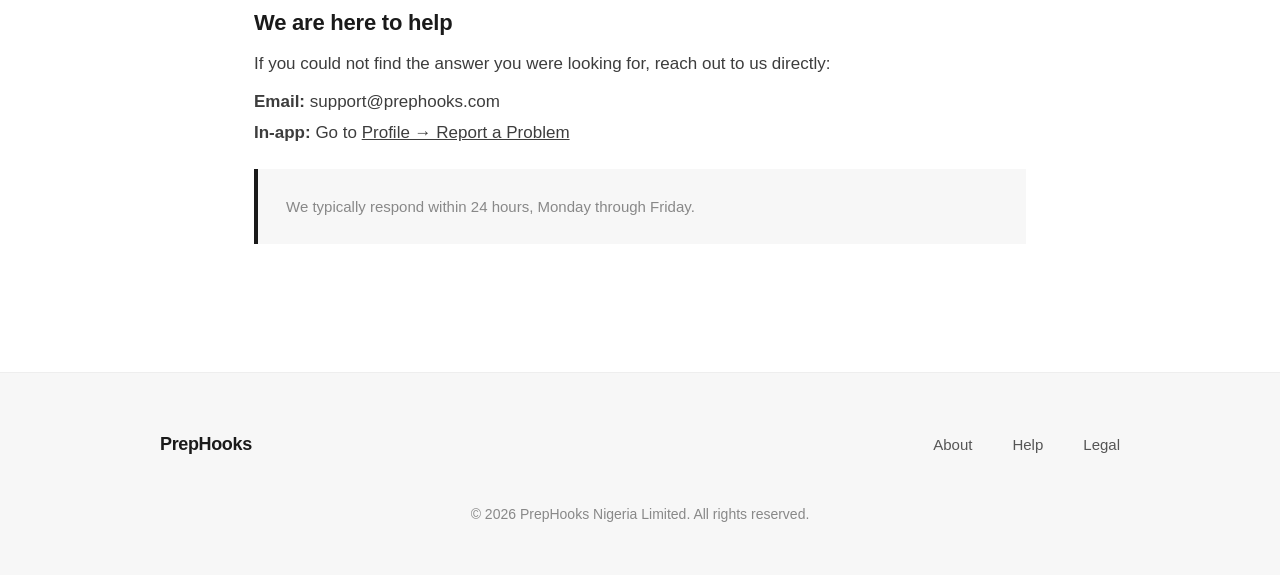
<file: help.html>
<!DOCTYPE html>
<html lang="en">
<head>
    <meta charset="UTF-8" />
    <meta name="viewport" content="width=device-width, initial-scale=1.0" />
    <title>Help & Support — PrepHooks</title>
    <link rel="stylesheet" href="style.css" />
    <script>
        (function () {
            try {
                var params = new URLSearchParams(window.location.search);
                var origin = params.get('origin');
                if (origin && origin.toLowerCase() === 'app') {
                    document.documentElement.classList.add('embed-mode');
                }
            } catch (e) {}
        })();
    </script>
    <style>
        /* ----- Hero ----- */
        .hero {
            max-width: 960px;
            margin: 0 auto;
            padding: 88px 24px 56px;
        }
        .hero .eyebrow {
            font-size: 16px;
            font-weight: 600;
            color: #888888;
            margin-bottom: 20px;
        }
        .hero h1 {
            font-size: clamp(38px, 6vw, 58px);
            font-weight: 700;
            letter-spacing: -0.03em;
            line-height: 1.08;
            max-width: 14ch;
        }
        .hero p {
            margin-top: 22px;
            max-width: 56ch;
            font-size: 19px;
            color: #666666;
        }

        /* ----- Sticky Sub-Nav ----- */
        .subnav {
            border-top: 1px solid #eeeeee;
            border-bottom: 1px solid #eeeeee;
            position: sticky;
            top: 81px;
            background: #ffffff;
            z-index: 40;
        }
        .subnav .inner {
            max-width: 960px;
            margin: 0 auto;
            padding: 16px 24px;
            display: flex;
            gap: 28px;
            overflow-x: auto;
        }
        .subnav a {
            font-size: 15px;
            font-weight: 600;
            color: #888888;
            text-decoration: none;
            white-space: nowrap;
        }
        .subnav a:hover,
        .subnav a.active {
            color: #1a1a1a;
        }

        .wrap {
            max-width: 820px;
            margin: 0 auto;
            padding: 0 24px;
        }

        /* ----- FAQ Section ----- */
        section.faq {
            padding: 80px 0;
            border-bottom: 1px solid #eeeeee;
            scroll-margin-top: 150px;
        }
        section.faq:last-of-type {
            border-bottom: none;
        }

        .faq-label {
            font-size: 15px;
            font-weight: 600;
            letter-spacing: 0.06em;
            text-transform: uppercase;
            color: #888888;
            margin-bottom: 14px;
        }

        .faq h2 {
            font-size: clamp(30px, 4.5vw, 40px);
            font-weight: 700;
            letter-spacing: -0.02em;
            margin-bottom: 48px;
        }

        /* ----- Accordion ----- */
        .accordion-item {
            border-bottom: 1px solid #eeeeee;
            padding: 6px 0;
        }

        .accordion-item:last-child {
            border-bottom: none;
        }

        .accordion-question {
            width: 100%;
            background: none;
            border: none;
            padding: 20px 0;
            font-size: 18px;
            font-weight: 500;
            text-align: left;
            color: #1a1a1a;
            cursor: pointer;
            display: flex;
            justify-content: space-between;
            align-items: center;
            font-family: inherit;
            transition: color 0.2s;
            letter-spacing: -0.01em;
        }

        .accordion-question:hover {
            color: #555555;
        }

        .accordion-question .icon {
            font-size: 22px;
            font-weight: 300;
            color: #888888;
            flex-shrink: 0;
            margin-left: 20px;
            transition: transform 0.3s ease;
        }

        .accordion-item.open .accordion-question .icon {
            transform: rotate(180deg);
        }

        .accordion-answer {
            max-height: 0;
            overflow: hidden;
            transition: max-height 0.4s ease, padding 0.3s ease;
            padding: 0 0 0 0;
        }

        .accordion-item.open .accordion-answer {
            max-height: 600px;
            padding: 0 0 24px 0;
        }

        .accordion-answer p {
            font-size: 17px;
            color: #3d3d3d;
            margin-bottom: 12px;
            line-height: 1.8;
        }

        .accordion-answer p:last-child {
            margin-bottom: 0;
        }

        .accordion-answer ul,
        .accordion-answer ol {
            margin: 0 0 12px 24px;
        }

        .accordion-answer li {
            font-size: 17px;
            color: #3d3d3d;
            margin-bottom: 6px;
            line-height: 1.7;
        }

        .accordion-answer a {
            color: #1a1a1a;
            text-decoration: underline;
            text-underline-offset: 2px;
        }

        .accordion-answer a:hover {
            color: #555555;
        }

        .accordion-answer u {
            text-decoration: underline;
            text-underline-offset: 3px;
            text-decoration-thickness: 1.5px;
            font-weight: 500;
        }

        /* ----- Gray Card (no rounding) ----- */
        .gray-card {
            background: #f7f7f7;
            padding: 24px 28px;
            margin: 20px 0 8px;
            border-left: 4px solid #1a1a1a;
        }

        .gray-card p {
            font-size: 17px;
            color: #1a1a1a;
            margin-bottom: 4px;
        }

        .gray-card p:last-child {
            margin-bottom: 0;
        }

        /* ----- Contact Section ----- */
        .contact-section {
            padding: 60px 0 40px;
        }

        .contact-section h3 {
            font-size: 22px;
            font-weight: 700;
            letter-spacing: -0.01em;
            margin-bottom: 12px;
        }

        .contact-section p {
            font-size: 17px;
            color: #3d3d3d;
            margin-bottom: 8px;
            line-height: 1.8;
        }

        .contact-section a {
            color: #1a1a1a;
            text-decoration: underline;
            text-underline-offset: 2px;
        }

        .contact-section a:hover {
            color: #555555;
        }

        /* ----- Responsive ----- */
        @media (max-width: 640px) {
            .hero {
                padding: 60px 20px 40px;
            }
            section.faq {
                padding: 60px 0;
            }
            .subnav .inner {
                gap: 20px;
                padding: 12px 20px;
            }
            .accordion-question {
                font-size: 16px;
                padding: 16px 0;
            }
            .gray-card {
                padding: 20px;
            }
        }
    </style>
</head>
<body>

    <!-- ===== HEADER ===== -->
    <header>
        <div class="header-inner">
            <a href="index.html" class="logo">PrepHooks</a>
            <nav class="top-nav" id="topNav">
                <a href="index.html">Home</a>
                <a href="about.html">About</a>
                <a href="help.html" class="active">Help</a>
                <a href="legal.html">Legal</a>
                <a href="download.html" class="nav-cta">Download</a>
            </nav>
            <button class="nav-toggle" id="navToggle" aria-label="Toggle menu">
                <span></span>
                <span></span>
                <span></span>
            </button>
        </div>
    </header>

    <!-- ===== HERO ===== -->
    <div class="hero">
        <div class="eyebrow">Help &amp; Support</div>
        <h1>Everything you need to know</h1>
        <p>Answers to the most common questions about PrepHooks — from getting started to managing your subscription.</p>
    </div>

    <!-- ===== STICKY SUB-NAV ===== -->
    <div class="subnav">
        <div class="inner">
            <a href="#account">Account</a>
            <a href="#subscription">Subscription</a>
            <a href="#app">Using the App</a>
            <a href="#contact">Contact</a>
        </div>
    </div>

    <!-- ===== MAIN CONTENT ===== -->
    <div class="wrap">

        <!-- ========================================================= -->
        <!-- ============ ACCOUNT SECTION ============ -->
        <!-- ========================================================= -->
        <section class="faq" id="account">
            <div class="faq-label">Help · 01</div>
            <h2>Account &amp; Getting Started</h2>

            <!-- Q1 -->
            <div class="accordion-item">
                <button class="accordion-question">
                    How do I create a PrepHooks account?
                    <span class="icon">⌄</span>
                </button>
                <div class="accordion-answer">
                    <p>Download the PrepHooks app from the Google Play Store or Apple App Store. Open the app and tap <u>Create Account</u>. Enter your name, email address, and a password. You will receive a verification email — tap the link to activate your account.</p>
                </div>
            </div>

            <!-- Q2 -->
            <div class="accordion-item">
                <button class="accordion-question">
                    Is PrepHooks free to use?
                    <span class="icon">⌄</span>
                </button>
                <div class="accordion-answer">
                    <p>Yes. PrepHooks offers a <u>free plan</u> that gives you access to practice questions, basic explanations, and a limited CBT simulation. You can upgrade to <u>Premium</u> for advanced features like personalized study paths and deep topic analytics.</p>
                </div>
            </div>

            <!-- Q3 -->
            <div class="accordion-item">
                <button class="accordion-question">
                    What exams does PrepHooks cover?
                    <span class="icon">⌄</span>
                </button>
                <div class="accordion-answer">
                    <p>PrepHooks currently covers <u>JAMB, WAEC, and NECO</u> for Nigerian secondary school students. We are expanding to cover more exams — stay tuned for updates.</p>
                </div>
            </div>

            <!-- Q4 -->
            <div class="accordion-item">
                <button class="accordion-question">
                    I forgot my password. How do I reset it?
                    <span class="icon">⌄</span>
                </button>
                <div class="accordion-answer">
                    <p>On the login screen, tap <u>Forgot Password</u>. Enter the email address you used to register, and we will send you a password reset link. Follow the link to create a new password.</p>
                </div>
            </div>
        </section>

        <!-- ========================================================= -->
        <!-- ============ SUBSCRIPTION SECTION ============ -->
        <!-- ========================================================= -->
        <section class="faq" id="subscription">
            <div class="faq-label">Help · 02</div>
            <h2>Subscription &amp; Payments</h2>

            <!-- Q5 -->
            <div class="accordion-item">
                <button class="accordion-question">
                    What is included in the free plan?
                    <span class="icon">⌄</span>
                </button>
                <div class="accordion-answer">
                    <p>The free plan includes:</p>
                    <ul>
                        <li>Practice questions and topic exploration</li>
                        <li>Basic explanations for questions</li>
                        <li>Your current Readiness Score estimate</li>
                        <li>Limited CBT simulation</li>
                        <li>Basic progress view</li>
                    </ul>
                </div>
            </div>

            <!-- Q6 -->
            <div class="accordion-item">
                <button class="accordion-question">
                    What do I get with a Premium subscription?
                    <span class="icon">⌄</span>
                </button>
                <div class="accordion-answer">
                    <p>Premium unlocks:</p>
                    <ul>
                        <li><u>Advanced Readiness Intelligence</u> — full topic-by-topic breakdown</li>
                        <li><u>Personalized Study Path</u> — we tell you exactly what to study each day</li>
                        <li><u>Unlimited Practice</u> — targeted drilling on your weakest areas</li>
                        <li><u>Exam Simulator Intelligence</u> — predicted score range and risk flags</li>
                        <li><u>Progress History</u> — week-over-week readiness trend</li>
                        <li><u>Deep Topic Analytics</u> — per-topic breakdown</li>
                        <li><u>AI Explanation Layer</u> — contextual, history-aware explanations</li>
                        <li><u>Parent/Guardian Report</u> — monthly progress report</li>
                    </ul>
                </div>
            </div>

            <!-- Q7 -->
            <div class="accordion-item">
                <button class="accordion-question">
                    How much does PrepHooks cost?
                    <span class="icon">⌄</span>
                </button>
                <div class="accordion-answer">
                    <p>Pricing is displayed in the app before you purchase. We offer <u>monthly and annual subscriptions</u>. Check the app for current prices in your local currency.</p>
                </div>
            </div>

            <!-- Q8 -->
            <div class="accordion-item">
                <button class="accordion-question">
                    How do I upgrade to Premium?
                    <span class="icon">⌄</span>
                </button>
                <div class="accordion-answer">
                    <p>Open the app and go to your <u>Profile</u> tab. Tap <u>Upgrade to Premium</u> or <u>View Plans</u>. Choose your preferred plan and complete the payment process.</p>
                </div>
            </div>

            <!-- Q9 -->
            <div class="accordion-item">
                <button class="accordion-question">
                    How do I cancel my subscription?
                    <span class="icon">⌄</span>
                </button>
                <div class="accordion-answer">
                    <p>You can cancel anytime:</p>
                    <ul>
                        <li><u>In the app:</u> Go to Profile → Subscription → Cancel Subscription</li>
                        <li><u>By email:</u> Send a request to support@prephooks.com with your account email</li>
                    </ul>
                    <p>Cancel at least <strong>1 business day</strong> before your renewal date to avoid being charged for the next period.</p>
                </div>
            </div>

            <!-- Q10 -->
            <div class="accordion-item">
                <button class="accordion-question">
                    Will my subscription automatically renew?
                    <span class="icon">⌄</span>
                </button>
                <div class="accordion-answer">
                    <p>Yes. Your subscription will <u>auto-renew</u> at the end of each period unless you cancel. We will send you a reminder before each renewal. You can cancel anytime in your account settings.</p>
                </div>
            </div>

            <!-- Q11 -->
            <div class="accordion-item">
                <button class="accordion-question">
                    Can I get a refund?
                    <span class="icon">⌄</span>
                </button>
                <div class="accordion-answer">
                    <p>All payments are <u>non-refundable</u>. We do not offer partial refunds for unused periods. If you experience a technical issue or billing error, contact us at support@prephooks.com and we will help resolve it.</p>
                </div>
            </div>
        </section>

        <!-- ========================================================= -->
        <!-- ============ USING THE APP SECTION ============ -->
        <!-- ========================================================= -->
        <section class="faq" id="app">
            <div class="faq-label">Help · 03</div>
            <h2>Using the App</h2>

            <!-- Q12 -->
            <div class="accordion-item">
                <button class="accordion-question">
                    How does the PrepHooks learning algorithm work?
                    <span class="icon">⌄</span>
                </button>
                <div class="accordion-answer">
                    <p>PrepHooks tracks your performance on every question. It identifies your strengths and weaknesses at the topic level, then serves you questions that target your weakest areas. The more you use it, the more it understands where you need the most work.</p>
                </div>
            </div>

            <!-- Q13 -->
            <div class="accordion-item">
                <button class="accordion-question">
                    What is the Readiness Score?
                    <span class="icon">⌄</span>
                </button>
                <div class="accordion-answer">
                    <p>Your <u>Readiness Score</u> is a single number that shows how prepared you are for your exam. It combines two factors:</p>
                    <ul>
                        <li><u>Exposure:</u> how much of the syllabus you have covered</li>
                        <li><u>Proficiency:</u> how well you perform on what you have studied</li>
                    </ul>
                    <p>Think of it like a speedometer — it tells you where you stand at a glance.</p>
                </div>
            </div>

            <!-- Q14 -->
            <div class="accordion-item">
                <button class="accordion-question">
                    How is my Readiness Score calculated?
                    <span class="icon">⌄</span>
                </button>
                <div class="accordion-answer">
                    <p>The Readiness Score is calculated per topic and then averaged across all topics:</p>
                    <ul>
                        <li><u>Completeness:</u> How much of the topic's question pool you have attempted</li>
                        <li><u>Accuracy:</u> Your percentage of correct answers</li>
                        <li><u>Confidence:</u> A reliability measure based on how many questions you have answered</li>
                    </ul>
                    <div class="gray-card">
                        <p><strong>Readiness = Completeness × (Accuracy × Confidence)</strong></p>
                    </div>
                </div>
            </div>

            <!-- Q15 -->
            <div class="accordion-item">
                <button class="accordion-question">
                    How do I track my progress?
                    <span class="icon">⌄</span>
                </button>
                <div class="accordion-answer">
                    <p>You can track your progress in two ways:</p>
                    <ul>
                        <li><u>PrepMap:</u> A visual syllabus map that shows which topics you have completed, which are in progress, and which are untouched</li>
                        <li><u>Progress History:</u> Week-over-week trend of your Readiness Score (Premium feature)</li>
                    </ul>
                </div>
            </div>

    
            <!-- Q16 -->
            <div class="accordion-item">
                <button class="accordion-question">
                    What does the PrepMap show me?
                    <span class="icon">⌄</span>
                </button>
                <div class="accordion-answer">
                    <p>The <u>PrepMap</u> is a visual, topic-by-topic representation of your syllabus. Each topic shows your proficiency as a percentage. You can see at a glance:</p>
                    <ul>
                        <li>Which topics you have mastered (green)</li>
                        <li>Which topics need work (yellow or red)</li>
                        <li>Which topics you have not started (gray)</li>
                    </ul>
                </div>
            </div>

            <!-- Q17 -->
            <div class="accordion-item">
                <button class="accordion-question">
                    How do I know which topics to focus on?
                    <span class="icon">⌄</span>
                </button>
                <div class="accordion-answer">
                    <p>PrepHooks tells you exactly what to focus on:</p>
                    <ul>
                        <li>Your <u>PrepMap</u> shows your weakest topics in red</li>
                        <li>Premium users get a <u>Personalized Study Path</u> that ranks topics by impact — showing you which ones will improve your score the most</li>
                    </ul>
                </div>
            </div>

            <!-- Q18 -->
            <div class="accordion-item">
                <button class="accordion-question">
                    How do I view explanations for questions I got wrong?
                    <span class="icon">⌄</span>
                </button>
                <div class="accordion-answer">
                    <p>After answering any question, tap <u>View Explanation</u> to see the full rationale. For Premium users, the AI explanation layer provides personalized insights based on your history.</p>
                </div>
            </div>

            <!-- Q19 -->
            <div class="accordion-item">
                <button class="accordion-question">
                    How do I take a CBT simulation?
                    <span class="icon">⌄</span>
                </button>
                <div class="accordion-answer">
                    <p>Go to the <u>CBT Simulation</u> section from your dashboard. You can choose a subject, set the number of questions, and start a timed or untimed practice test. It mirrors the actual exam experience.</p>
                </div>
            </div>
        </section>

        <!-- ========================================================= -->
        <!-- ============ CONTACT SECTION ============ -->
        <!-- ========================================================= -->
        <section class="faq" id="contact">
            <div class="faq-label">Help · 04</div>
            <h2>Contact Support</h2>

            <div class="contact-section">
                <h3>We are here to help</h3>
                <p>If you could not find the answer you were looking for, reach out to us directly:</p>
                <p>
                    <strong>Email:</strong> support@prephooks.com<br />
                    <strong>In-app:</strong> Go to <u>Profile → Report a Problem</u>
                </p>
                <div class="gray-card" style="margin-top: 20px;">
                    <p style="color: #888888; font-size: 15px;">We typically respond within 24 hours, Monday through Friday.</p>
                </div>
            </div>
        </section>

    </div> <!-- /wrap -->

    <!-- ===== FOOTER ===== -->
    <footer>
        <div class="footer-inner">
            <a href="index.html" class="logo">PrepHooks</a>
            <nav class="footer-nav">
                <a href="about.html">About</a>
                <a href="help.html">Help</a>
                <a href="legal.html">Legal</a>
            </nav>
            <div class="footer-meta">© 2026 PrepHooks Nigeria Limited. All rights reserved.</div>
        </div>
    </footer>

    <!-- ===== SCRIPTS ===== -->
    <script>
        // Mobile nav toggle
        const toggle = document.getElementById('navToggle');
        const nav = document.getElementById('topNav');
        if (toggle && nav) {
            toggle.addEventListener('click', () => nav.classList.toggle('open'));
            nav.querySelectorAll('a').forEach(link => {
                link.addEventListener('click', () => nav.classList.remove('open'));
            });
        }

        // Accordion toggle
        const accordionItems = document.querySelectorAll('.accordion-item');
        accordionItems.forEach(item => {
            const question = item.querySelector('.accordion-question');
            question.addEventListener('click', () => {
                // Close all other items
                accordionItems.forEach(other => {
                    if (other !== item) {
                        other.classList.remove('open');
                    }
                });
                // Toggle this item
                item.classList.toggle('open');
            });
        });

        // Sticky sub-nav active state
        const sections = document.querySelectorAll('section.faq');
        const subLinks = document.querySelectorAll('.subnav a');
        if (sections.length && subLinks.length) {
            const observer = new IntersectionObserver((entries) => {
                entries.forEach(entry => {
                    if (entry.isIntersecting) {
                        subLinks.forEach(l => l.classList.remove('active'));
                        const active = document.querySelector(`.subnav a[href="#${entry.target.id}"]`);
                        if (active) active.classList.add('active');
                    }
                });
            }, { rootMargin: '-40% 0px -55% 0px' });
            sections.forEach(s => observer.observe(s));
        }
    </script>

</body>
</html>
</file>
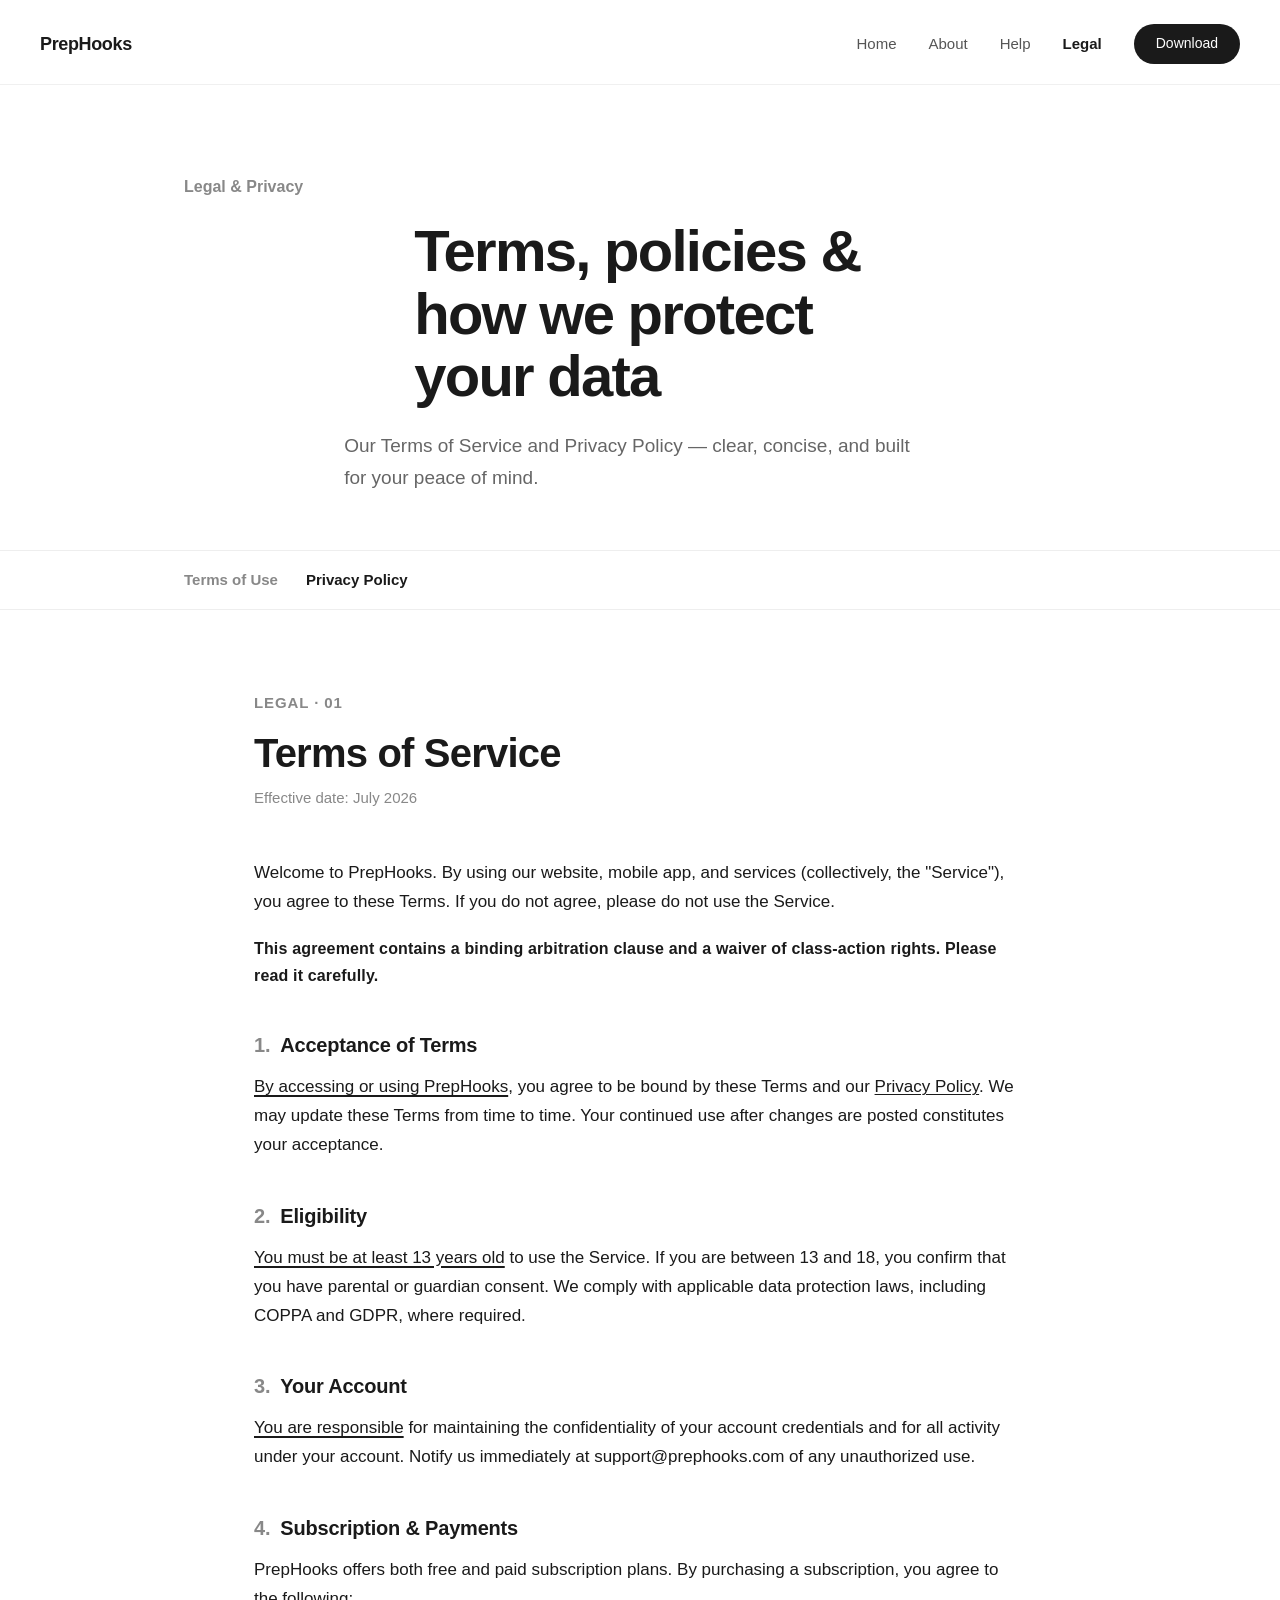
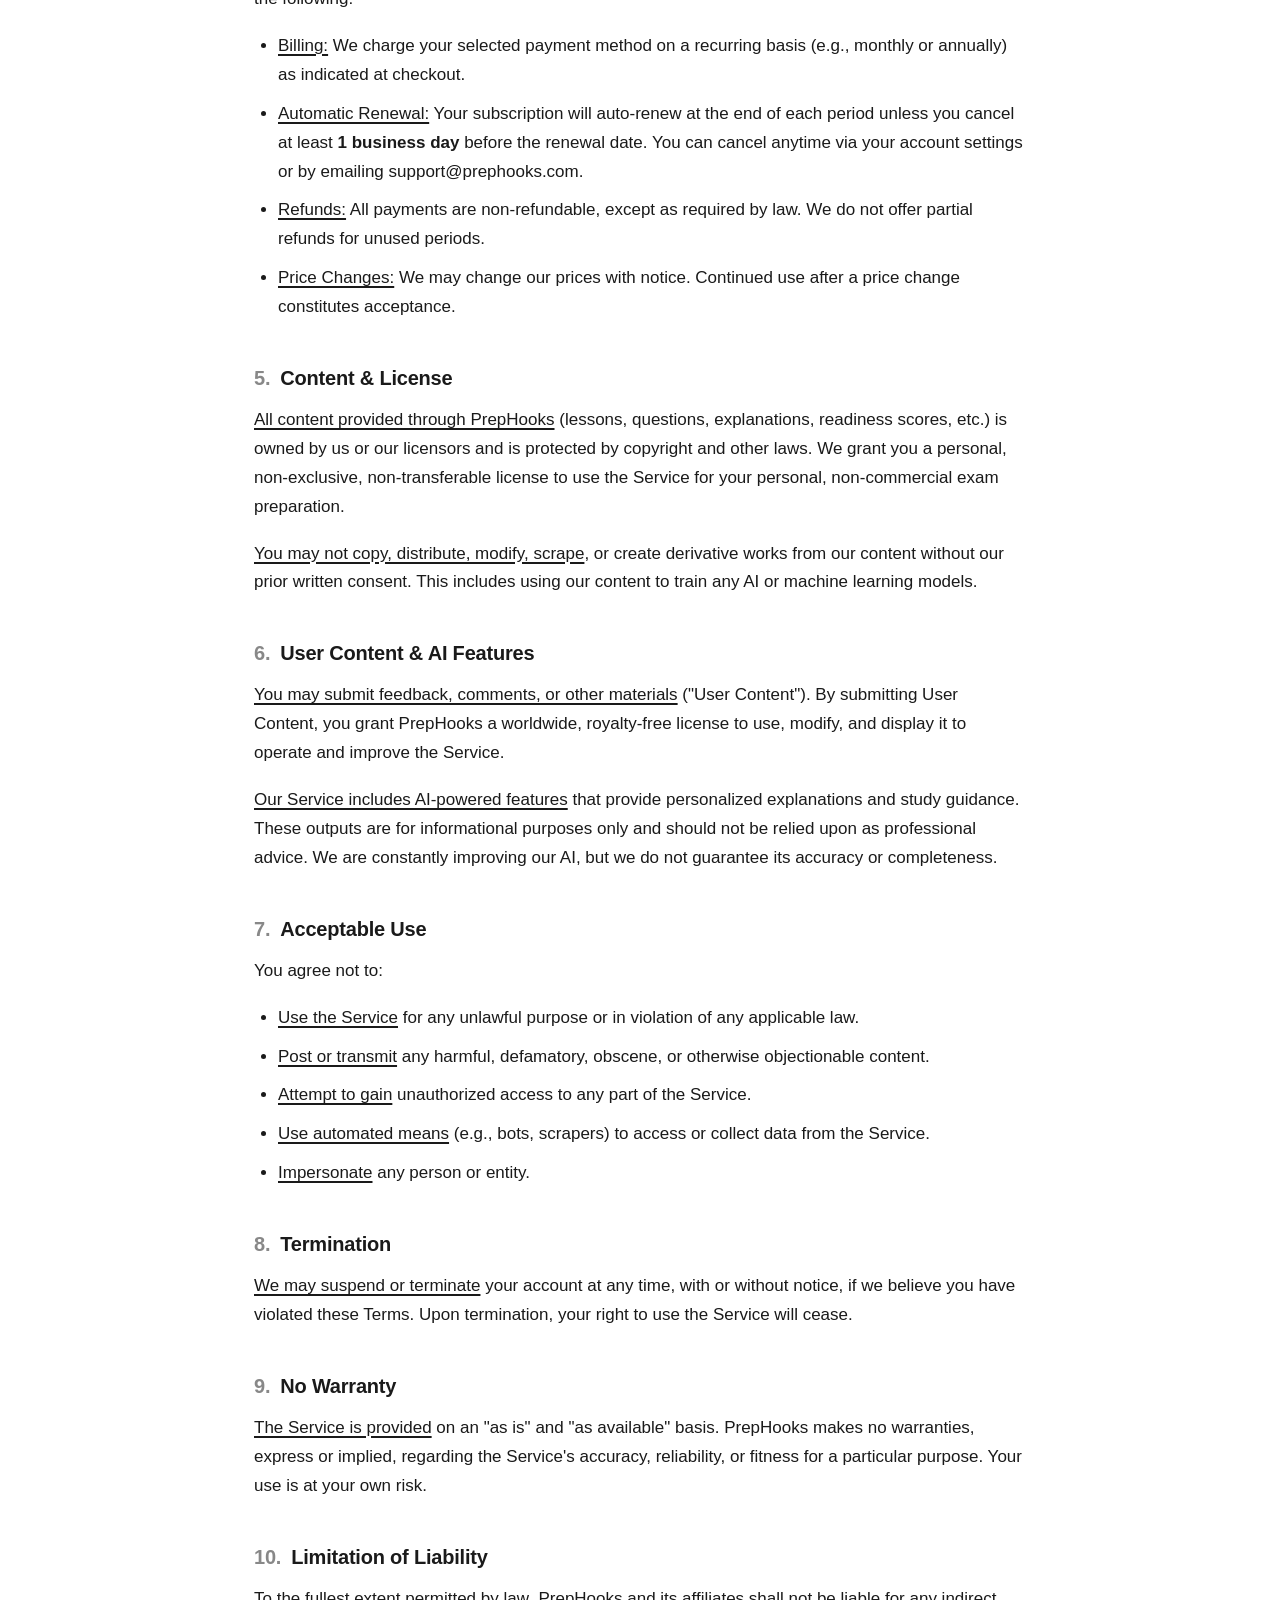
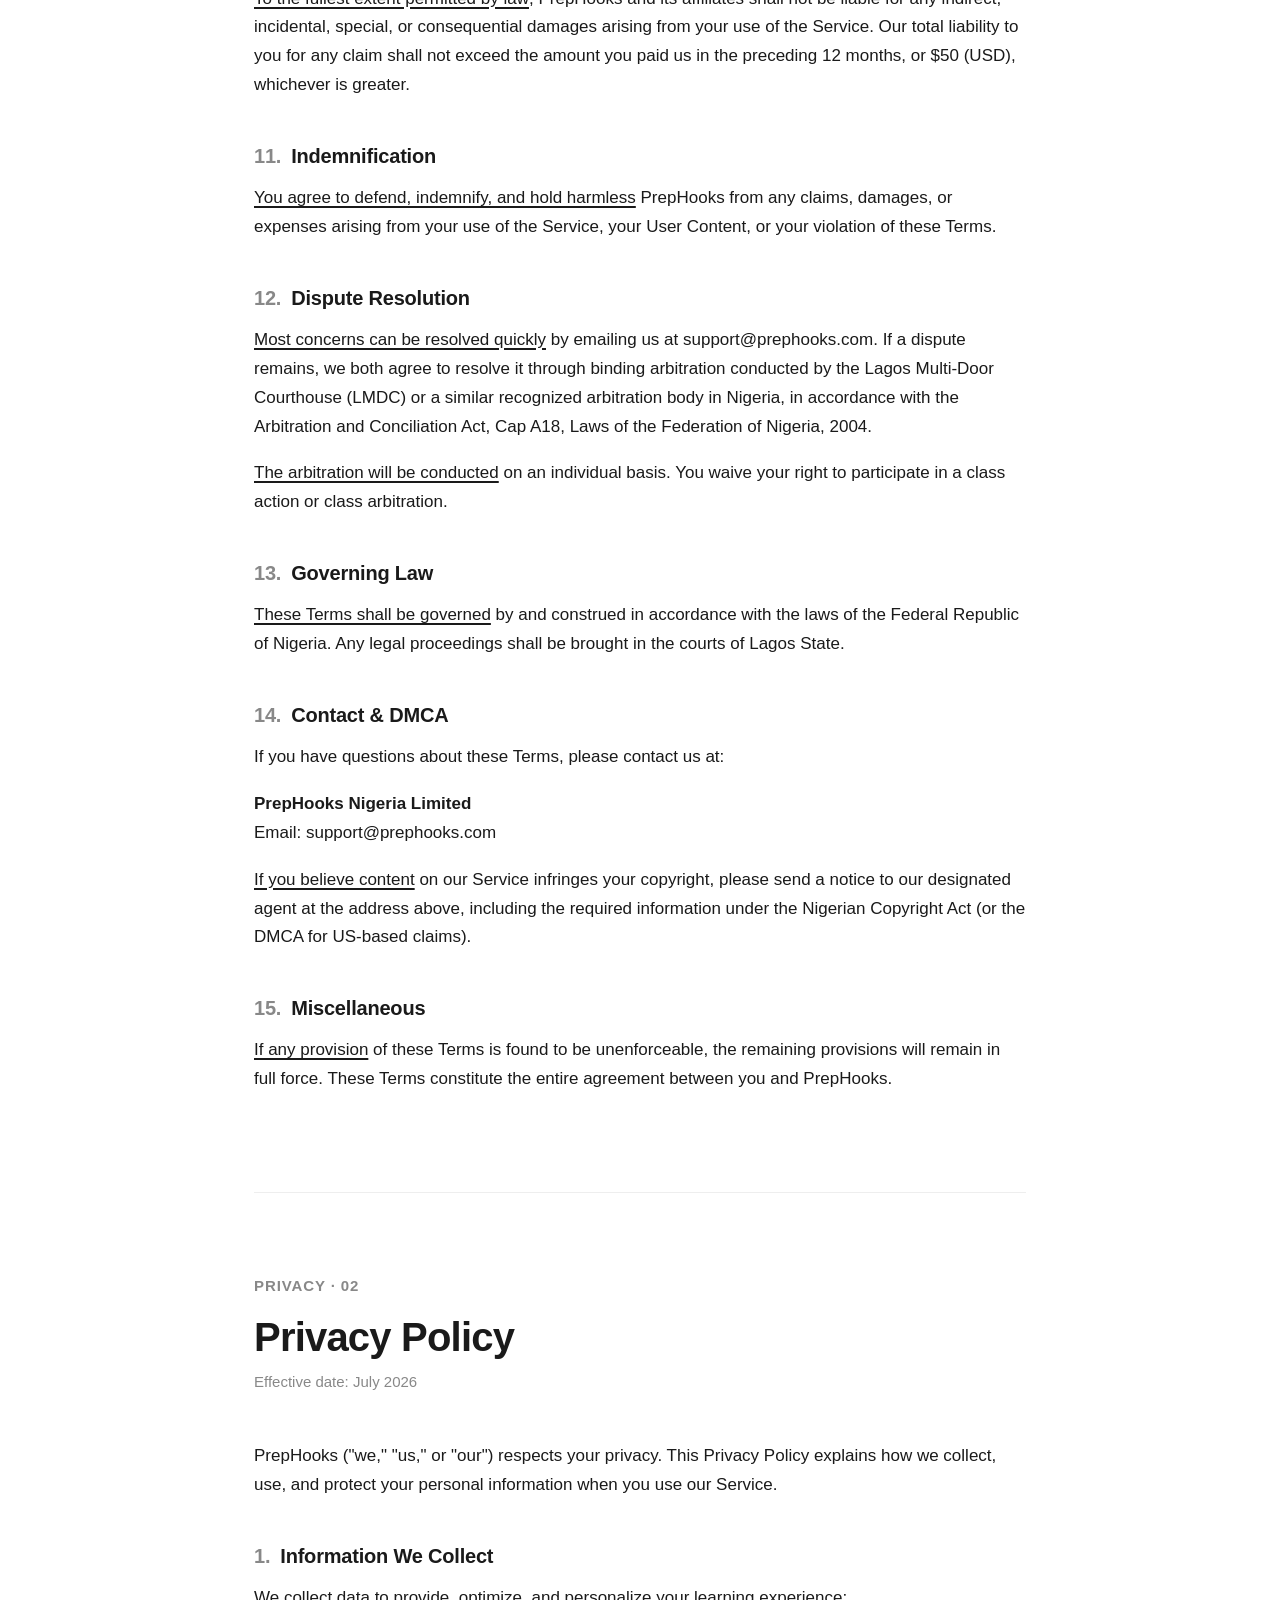
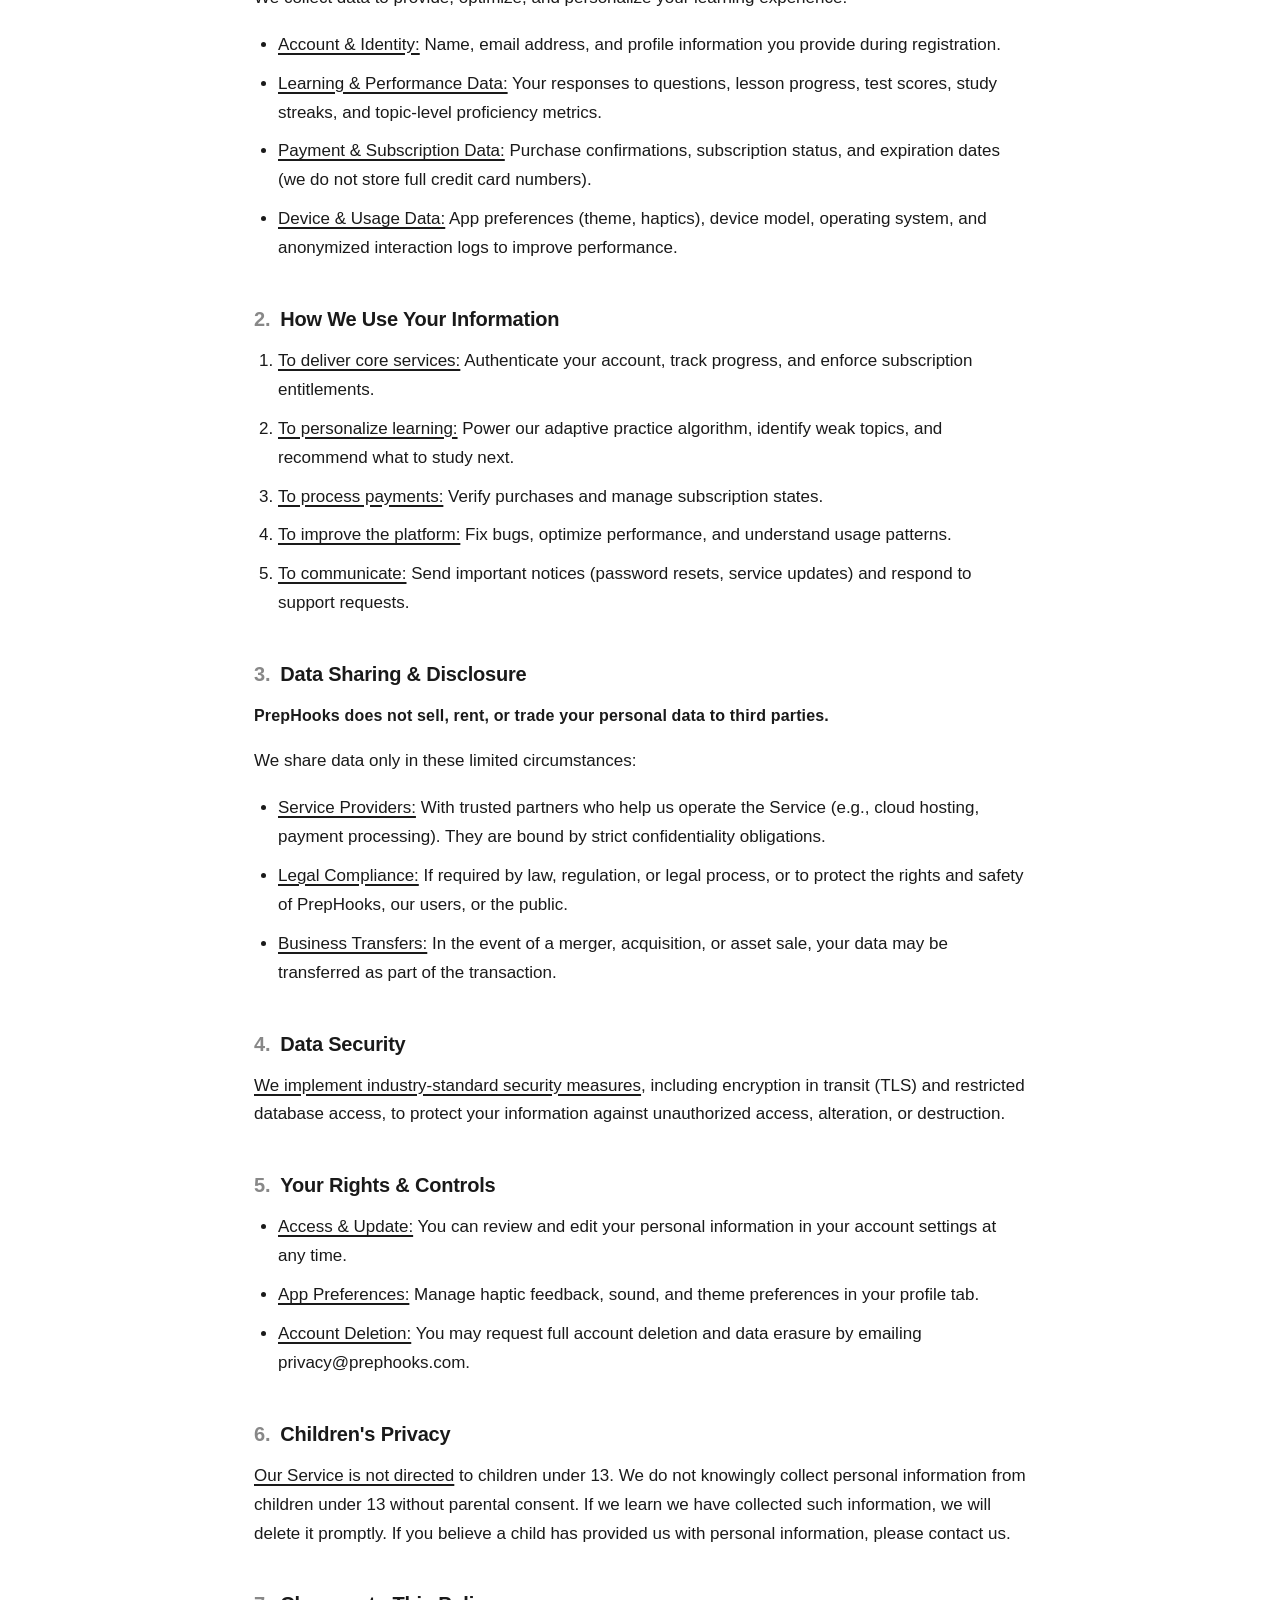
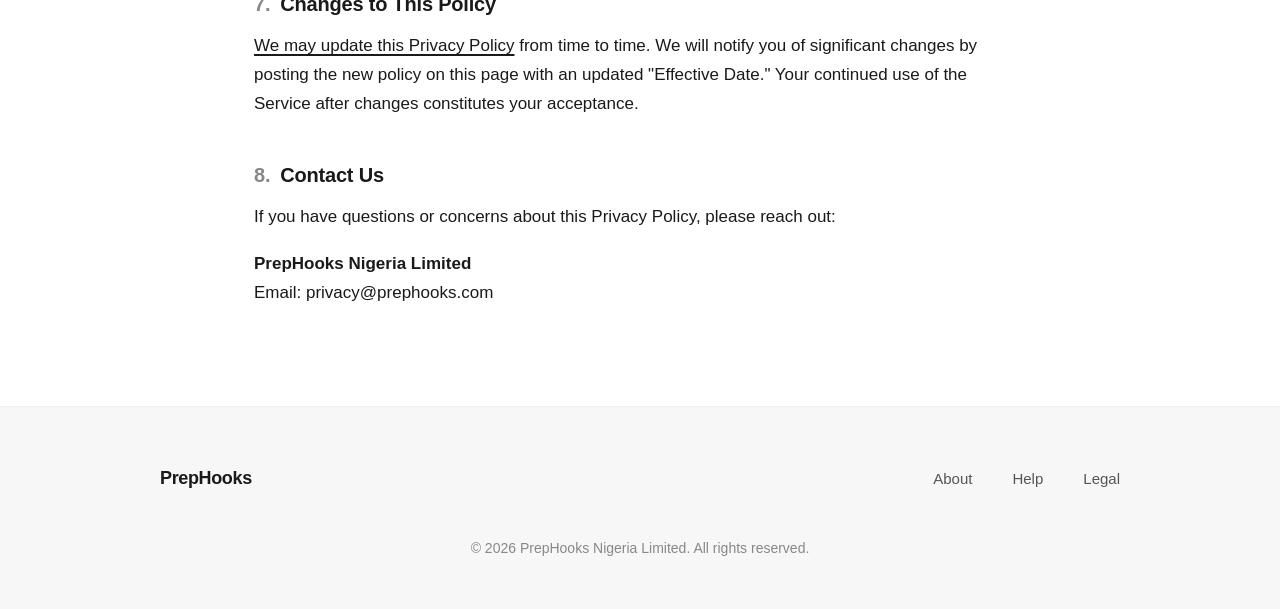
<file: legal.html>
<!DOCTYPE html>
<html lang="en">
<head>
    <meta charset="UTF-8" />
    <meta name="viewport" content="width=device-width, initial-scale=1.0" />
    <title>Legal & Privacy — PrepHooks</title>
    <link rel="stylesheet" href="style.css" />
    <script>
        (function () {
            try {
                var params = new URLSearchParams(window.location.search);
                var origin = params.get('origin');
                if (origin && origin.toLowerCase() === 'app') {
                    document.documentElement.classList.add('embed-mode');
                }
            } catch (e) {}
        })();
    </script>
    <style>
        /* Additional page-specific tweaks */
        .hero {
            max-width: 960px;
            margin: 0 auto;
            padding: 88px 24px 56px;
        }
        .hero .eyebrow {
            font-size: 16px;
            font-weight: 600;
            color: #888888;
            margin-bottom: 20px;
        }
        .hero h1 {
            font-size: clamp(38px, 6vw, 58px);
            font-weight: 700;
            letter-spacing: -0.03em;
            line-height: 1.08;
            max-width: 14ch;
        }
        .hero p {
            margin-top: 22px;
            max-width: 56ch;
            font-size: 19px;
            color: #666666;
        }

        .subnav {
            border-top: 1px solid #eeeeee;
            border-bottom: 1px solid #eeeeee;
            position: sticky;
            top: 81px;
            background: #ffffff;
            z-index: 40;
        }
        .subnav .inner {
            max-width: 960px;
            margin: 0 auto;
            padding: 16px 24px;
            display: flex;
            gap: 28px;
            overflow-x: auto;
        }
        .subnav a {
            font-size: 15px;
            font-weight: 600;
            color: #888888;
            text-decoration: none;
            white-space: nowrap;
        }
        .subnav a:hover,
        .subnav a.active {
            color: #1a1a1a;
        }

        .wrap {
            max-width: 820px;
            margin: 0 auto;
            padding: 0 24px;
        }

        section.doc {
            padding: 80px 0;
            border-bottom: 1px solid #eeeeee;
            scroll-margin-top: 150px;
        }
        section.doc:last-of-type {
            border-bottom: none;
        }

        .doc-label {
            font-size: 15px;
            font-weight: 600;
            letter-spacing: 0.06em;
            text-transform: uppercase;
            color: #888888;
            margin-bottom: 14px;
        }

        .doc h2 {
            font-size: clamp(30px, 4.5vw, 40px);
            font-weight: 700;
            letter-spacing: -0.02em;
            margin-bottom: 8px;
        }

        .doc .effective {
            font-size: 15px;
            color: #888888;
            margin-bottom: 48px;
        }

        .doc h3 {
            font-size: 20px;
            font-weight: 700;
            letter-spacing: -0.01em;
            margin: 44px 0 16px;
        }

        .doc h3 .num {
            color: #888888;
            margin-right: 10px;
            font-weight: 600;
        }

        .doc p {
            font-size: 17px;
            color: #1a1a1a;
            margin-bottom: 18px;
        }

        .doc p.emphasis {
            font-weight: 700;
            font-size: 16px;
            letter-spacing: 0.01em;
        }

        .doc ul,
        .doc ol {
            margin: 0 0 18px 24px;
        }

        .doc li {
            font-size: 17px;
            color: #1a1a1a;
            margin-bottom: 10px;
        }

        /* ----- UNDERLINED KEYWORDS (instead of bold) ----- */
        .doc u,
        .doc .underline {
            text-decoration: underline;
            text-underline-offset: 3px;
            text-decoration-thickness: 1.5px;
            font-weight: 500;
        }

        /* Keep bold only for very specific emphasis, but prefer underline */
        .doc strong {
            font-weight: 600;
        }

        /* List item leading keywords — underlined */
        .doc li u,
        .doc li .underline {
            text-decoration: underline;
            text-underline-offset: 3px;
            text-decoration-thickness: 1.5px;
            font-weight: 500;
        }

        /* Ensure footer styling from style.css is used */
    </style>
</head>
<body>

    <!-- ===== HEADER ===== -->
    <header>
        <div class="header-inner">
            <a href="index.html" class="logo">PrepHooks</a>
            <nav class="top-nav" id="topNav">
                <a href="index.html">Home</a>
                <a href="about.html">About</a>
                <a href="help.html">Help</a>
                <a href="legal.html" class="active">Legal</a>
                <a href="download.html" class="nav-cta">Download</a>
            </nav>
            <button class="nav-toggle" id="navToggle" aria-label="Toggle menu">
                <span></span>
                <span></span>
                <span></span>
            </button>
        </div>
    </header>

    <!-- ===== HERO ===== -->
    <div class="hero">
        <div class="eyebrow">Legal &amp; Privacy</div>
        <h1>Terms, policies &amp; how we protect your data</h1>
        <p>Our Terms of Service and Privacy Policy — clear, concise, and built for your peace of mind.</p>
    </div>

    <!-- ===== STICKY SUB-NAV ===== -->
    <div class="subnav">
        <div class="inner">
            <a href="#terms">Terms of Use</a>
            <a href="#privacy">Privacy Policy</a>
        </div>
    </div>

    <!-- ===== MAIN CONTENT ===== -->
    <div class="wrap">

        <!-- ========================================================= -->
        <!-- ============ TERMS OF SERVICE ============ -->
        <!-- ========================================================= -->
        <section class="doc" id="terms">
            <div class="doc-label">Legal · 01</div>
            <h2>Terms of Service</h2>
            <div class="effective">Effective date: July 2026</div>

            <p>Welcome to PrepHooks. By using our website, mobile app, and services (collectively, the "Service"), you agree to these Terms. If you do not agree, please do not use the Service.</p>

            <p class="emphasis">This agreement contains a binding arbitration clause and a waiver of class-action rights. Please read it carefully.</p>

            <h3><span class="num">1.</span>Acceptance of Terms</h3>
            <p><u>By accessing or using PrepHooks</u>, you agree to be bound by these Terms and our <a href="#privacy">Privacy Policy</a>. We may update these Terms from time to time. Your continued use after changes are posted constitutes your acceptance.</p>

            <h3><span class="num">2.</span>Eligibility</h3>
            <p><u>You must be at least 13 years old</u> to use the Service. If you are between 13 and 18, you confirm that you have parental or guardian consent. We comply with applicable data protection laws, including COPPA and GDPR, where required.</p>

            <h3><span class="num">3.</span>Your Account</h3>
            <p><u>You are responsible</u> for maintaining the confidentiality of your account credentials and for all activity under your account. Notify us immediately at support@prephooks.com of any unauthorized use.</p>

            <h3><span class="num">4.</span>Subscription &amp; Payments</h3>
            <p>PrepHooks offers both free and paid subscription plans. By purchasing a subscription, you agree to the following:</p>
            <ul>
                <li><u>Billing:</u> We charge your selected payment method on a recurring basis (e.g., monthly or annually) as indicated at checkout.</li>
                <li><u>Automatic Renewal:</u> Your subscription will auto-renew at the end of each period unless you cancel at least <strong>1 business day</strong> before the renewal date. You can cancel anytime via your account settings or by emailing support@prephooks.com.</li>
                <li><u>Refunds:</u> All payments are non-refundable, except as required by law. We do not offer partial refunds for unused periods.</li>
                <li><u>Price Changes:</u> We may change our prices with notice. Continued use after a price change constitutes acceptance.</li>
            </ul>

            <h3><span class="num">5.</span>Content &amp; License</h3>
            <p><u>All content provided through PrepHooks</u> (lessons, questions, explanations, readiness scores, etc.) is owned by us or our licensors and is protected by copyright and other laws. We grant you a personal, non-exclusive, non-transferable license to use the Service for your personal, non-commercial exam preparation.</p>
            <p><u>You may not copy, distribute, modify, scrape</u>, or create derivative works from our content without our prior written consent. This includes using our content to train any AI or machine learning models.</p>

            <h3><span class="num">6.</span>User Content &amp; AI Features</h3>
            <p><u>You may submit feedback, comments, or other materials</u> ("User Content"). By submitting User Content, you grant PrepHooks a worldwide, royalty-free license to use, modify, and display it to operate and improve the Service.</p>
            <p><u>Our Service includes AI-powered features</u> that provide personalized explanations and study guidance. These outputs are for informational purposes only and should not be relied upon as professional advice. We are constantly improving our AI, but we do not guarantee its accuracy or completeness.</p>

            <h3><span class="num">7.</span>Acceptable Use</h3>
            <p>You agree not to:</p>
            <ul>
                <li><u>Use the Service</u> for any unlawful purpose or in violation of any applicable law.</li>
                <li><u>Post or transmit</u> any harmful, defamatory, obscene, or otherwise objectionable content.</li>
                <li><u>Attempt to gain</u> unauthorized access to any part of the Service.</li>
                <li><u>Use automated means</u> (e.g., bots, scrapers) to access or collect data from the Service.</li>
                <li><u>Impersonate</u> any person or entity.</li>
            </ul>

            <h3><span class="num">8.</span>Termination</h3>
            <p><u>We may suspend or terminate</u> your account at any time, with or without notice, if we believe you have violated these Terms. Upon termination, your right to use the Service will cease.</p>

            <h3><span class="num">9.</span>No Warranty</h3>
            <p><u>The Service is provided</u> on an "as is" and "as available" basis. PrepHooks makes no warranties, express or implied, regarding the Service's accuracy, reliability, or fitness for a particular purpose. Your use is at your own risk.</p>

            <h3><span class="num">10.</span>Limitation of Liability</h3>
            <p><u>To the fullest extent permitted by law</u>, PrepHooks and its affiliates shall not be liable for any indirect, incidental, special, or consequential damages arising from your use of the Service. Our total liability to you for any claim shall not exceed the amount you paid us in the preceding 12 months, or $50 (USD), whichever is greater.</p>

            <h3><span class="num">11.</span>Indemnification</h3>
            <p><u>You agree to defend, indemnify, and hold harmless</u> PrepHooks from any claims, damages, or expenses arising from your use of the Service, your User Content, or your violation of these Terms.</p>

            <h3><span class="num">12.</span>Dispute Resolution</h3>
            <p><u>Most concerns can be resolved quickly</u> by emailing us at support@prephooks.com. If a dispute remains, we both agree to resolve it through binding arbitration conducted by the Lagos Multi-Door Courthouse (LMDC) or a similar recognized arbitration body in Nigeria, in accordance with the Arbitration and Conciliation Act, Cap A18, Laws of the Federation of Nigeria, 2004.</p>
            <p><u>The arbitration will be conducted</u> on an individual basis. You waive your right to participate in a class action or class arbitration.</p>

            <h3><span class="num">13.</span>Governing Law</h3>
            <p><u>These Terms shall be governed</u> by and construed in accordance with the laws of the Federal Republic of Nigeria. Any legal proceedings shall be brought in the courts of Lagos State.</p>

            <h3><span class="num">14.</span>Contact &amp; DMCA</h3>
            <p>If you have questions about these Terms, please contact us at:</p>
            <p>
                <strong>PrepHooks Nigeria Limited</strong><br />
                Email: support@prephooks.com
            </p>
            <p><u>If you believe content</u> on our Service infringes your copyright, please send a notice to our designated agent at the address above, including the required information under the Nigerian Copyright Act (or the DMCA for US-based claims).</p>

            <h3><span class="num">15.</span>Miscellaneous</h3>
            <p><u>If any provision</u> of these Terms is found to be unenforceable, the remaining provisions will remain in full force. These Terms constitute the entire agreement between you and PrepHooks.</p>

        </section>

        <!-- ========================================================= -->
        <!-- ============ PRIVACY POLICY ============ -->
        <!-- ========================================================= -->
        <section class="doc" id="privacy">
            <div class="doc-label">Privacy · 02</div>
            <h2>Privacy Policy</h2>
            <div class="effective">Effective date: July 2026</div>

            <p>PrepHooks ("we," "us," or "our") respects your privacy. This Privacy Policy explains how we collect, use, and protect your personal information when you use our Service.</p>

            <h3><span class="num">1.</span>Information We Collect</h3>
            <p>We collect data to provide, optimize, and personalize your learning experience:</p>
            <ul>
                <li><u>Account &amp; Identity:</u> Name, email address, and profile information you provide during registration.</li>
                <li><u>Learning &amp; Performance Data:</u> Your responses to questions, lesson progress, test scores, study streaks, and topic-level proficiency metrics.</li>
                <li><u>Payment &amp; Subscription Data:</u> Purchase confirmations, subscription status, and expiration dates (we do not store full credit card numbers).</li>
                <li><u>Device &amp; Usage Data:</u> App preferences (theme, haptics), device model, operating system, and anonymized interaction logs to improve performance.</li>
            </ul>

            <h3><span class="num">2.</span>How We Use Your Information</h3>
            <ol>
                <li><u>To deliver core services:</u> Authenticate your account, track progress, and enforce subscription entitlements.</li>
                <li><u>To personalize learning:</u> Power our adaptive practice algorithm, identify weak topics, and recommend what to study next.</li>
                <li><u>To process payments:</u> Verify purchases and manage subscription states.</li>
                <li><u>To improve the platform:</u> Fix bugs, optimize performance, and understand usage patterns.</li>
                <li><u>To communicate:</u> Send important notices (password resets, service updates) and respond to support requests.</li>
            </ol>

            <h3><span class="num">3.</span>Data Sharing &amp; Disclosure</h3>
            <p class="emphasis">PrepHooks does not sell, rent, or trade your personal data to third parties.</p>
            <p>We share data only in these limited circumstances:</p>
            <ul>
                <li><u>Service Providers:</u> With trusted partners who help us operate the Service (e.g., cloud hosting, payment processing). They are bound by strict confidentiality obligations.</li>
                <li><u>Legal Compliance:</u> If required by law, regulation, or legal process, or to protect the rights and safety of PrepHooks, our users, or the public.</li>
                <li><u>Business Transfers:</u> In the event of a merger, acquisition, or asset sale, your data may be transferred as part of the transaction.</li>
            </ul>

            <h3><span class="num">4.</span>Data Security</h3>
            <p><u>We implement industry-standard security measures</u>, including encryption in transit (TLS) and restricted database access, to protect your information against unauthorized access, alteration, or destruction.</p>

            <h3><span class="num">5.</span>Your Rights &amp; Controls</h3>
            <ul>
                <li><u>Access &amp; Update:</u> You can review and edit your personal information in your account settings at any time.</li>
                <li><u>App Preferences:</u> Manage haptic feedback, sound, and theme preferences in your profile tab.</li>
                <li><u>Account Deletion:</u> You may request full account deletion and data erasure by emailing privacy@prephooks.com.</li>
            </ul>

            <h3><span class="num">6.</span>Children's Privacy</h3>
            <p><u>Our Service is not directed</u> to children under 13. We do not knowingly collect personal information from children under 13 without parental consent. If we learn we have collected such information, we will delete it promptly. If you believe a child has provided us with personal information, please contact us.</p>

            <h3><span class="num">7.</span>Changes to This Policy</h3>
            <p><u>We may update this Privacy Policy</u> from time to time. We will notify you of significant changes by posting the new policy on this page with an updated "Effective Date." Your continued use of the Service after changes constitutes your acceptance.</p>

            <h3><span class="num">8.</span>Contact Us</h3>
            <p>If you have questions or concerns about this Privacy Policy, please reach out:</p>
            <p>
                <strong>PrepHooks Nigeria Limited</strong><br />
                Email: privacy@prephooks.com
            </p>
        </section>

    </div> <!-- /wrap -->

    <!-- ===== FOOTER ===== -->
    <footer>
        <div class="footer-inner">
            <a href="index.html" class="logo">PrepHooks</a>
            <nav class="footer-nav">

                <a href="about.html">About</a>

                <a href="help.html">Help</a>
                <a href="legal.html">Legal</a>
            </nav>
            <div class="footer-meta">© 2026 PrepHooks Nigeria Limited. All rights reserved.</div>
        </div>
    </footer>

    <!-- ===== SCRIPTS ===== -->
    <script>
        // Mobile nav toggle
        const toggle = document.getElementById('navToggle');
        const nav = document.getElementById('topNav');
        if (toggle && nav) {
            toggle.addEventListener('click', () => nav.classList.toggle('open'));
            nav.querySelectorAll('a').forEach(link => {
                link.addEventListener('click', () => nav.classList.remove('open'));
            });
        }

        // Sticky sub-nav active state
        const sections = document.querySelectorAll('section.doc');
        const subLinks = document.querySelectorAll('.subnav a');
        if (sections.length && subLinks.length) {
            const observer = new IntersectionObserver((entries) => {
                entries.forEach(entry => {
                    if (entry.isIntersecting) {
                        subLinks.forEach(l => l.classList.remove('active'));
                        const active = document.querySelector(`.subnav a[href="#${entry.target.id}"]`);
                        if (active) active.classList.add('active');
                    }
                });
            }, { rootMargin: '-40% 0px -55% 0px' });
            sections.forEach(s => observer.observe(s));
        }
    </script>

</body>
</html>
</file>
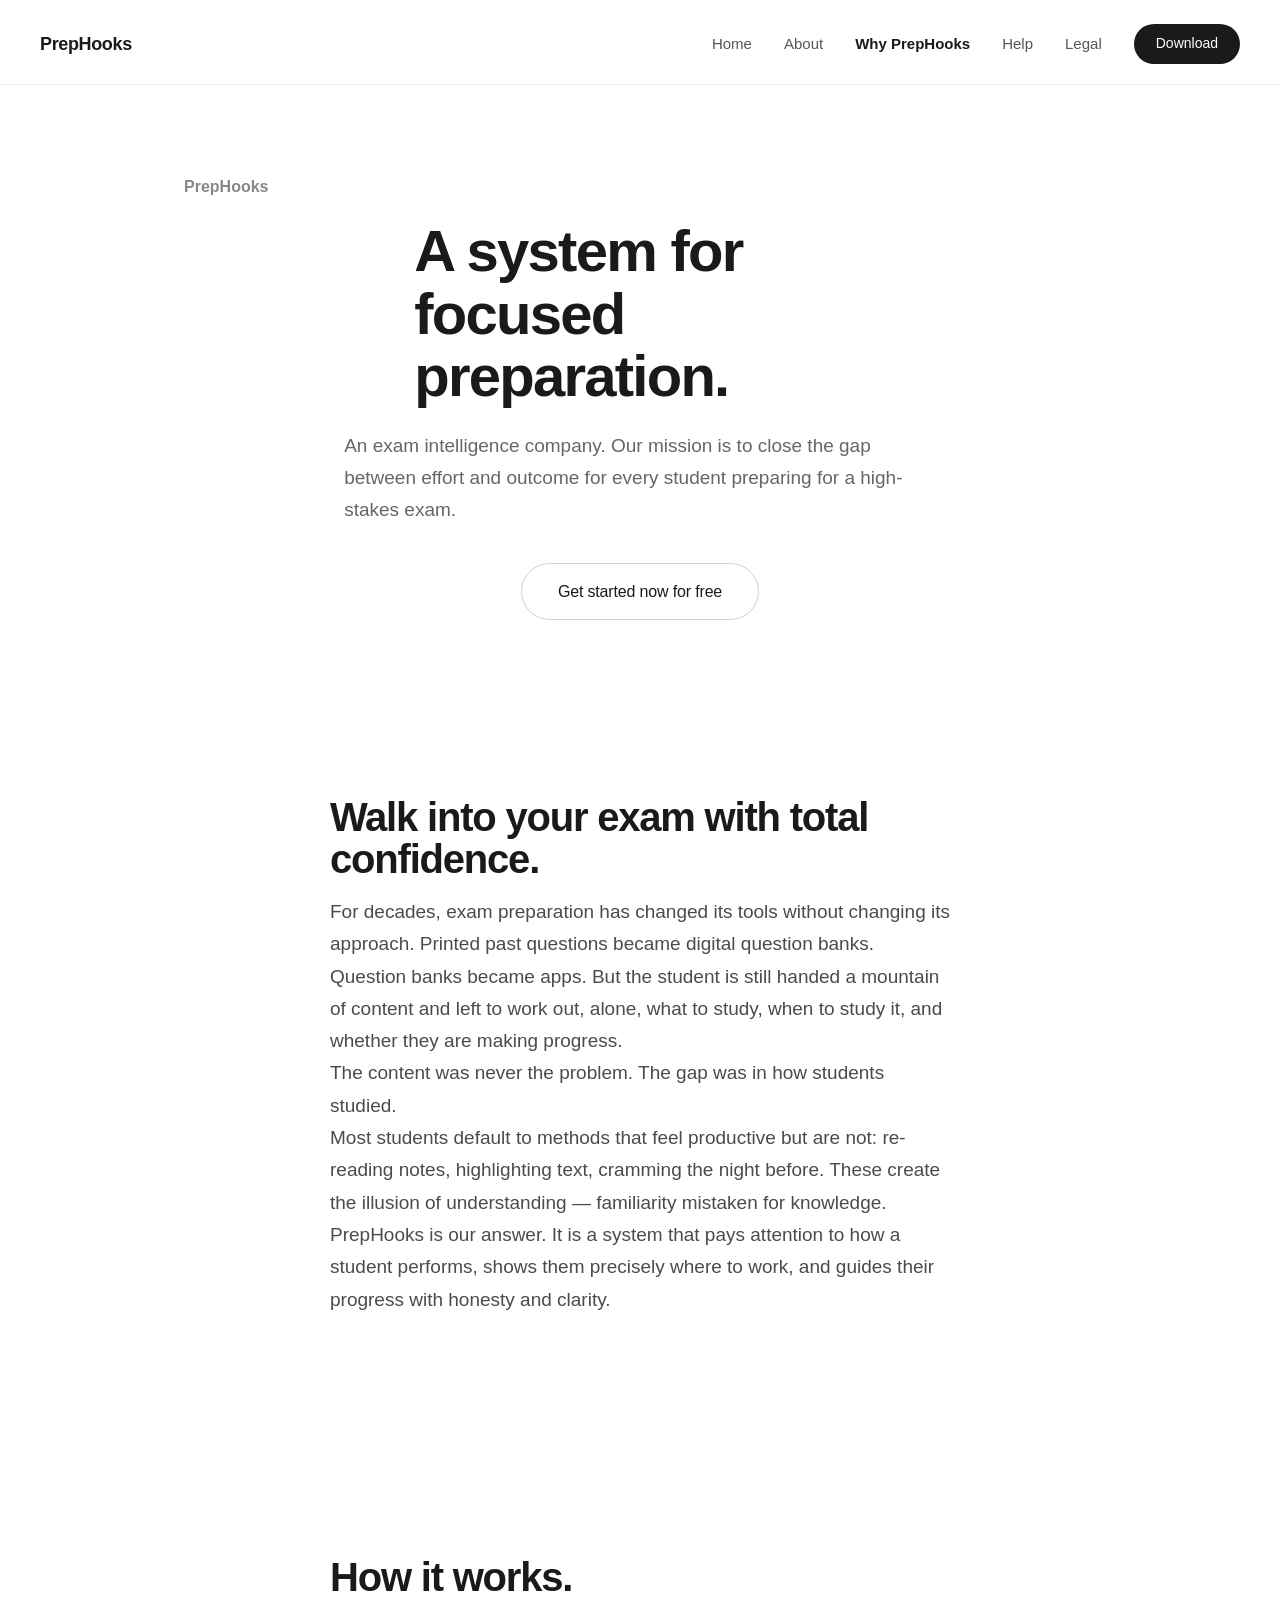
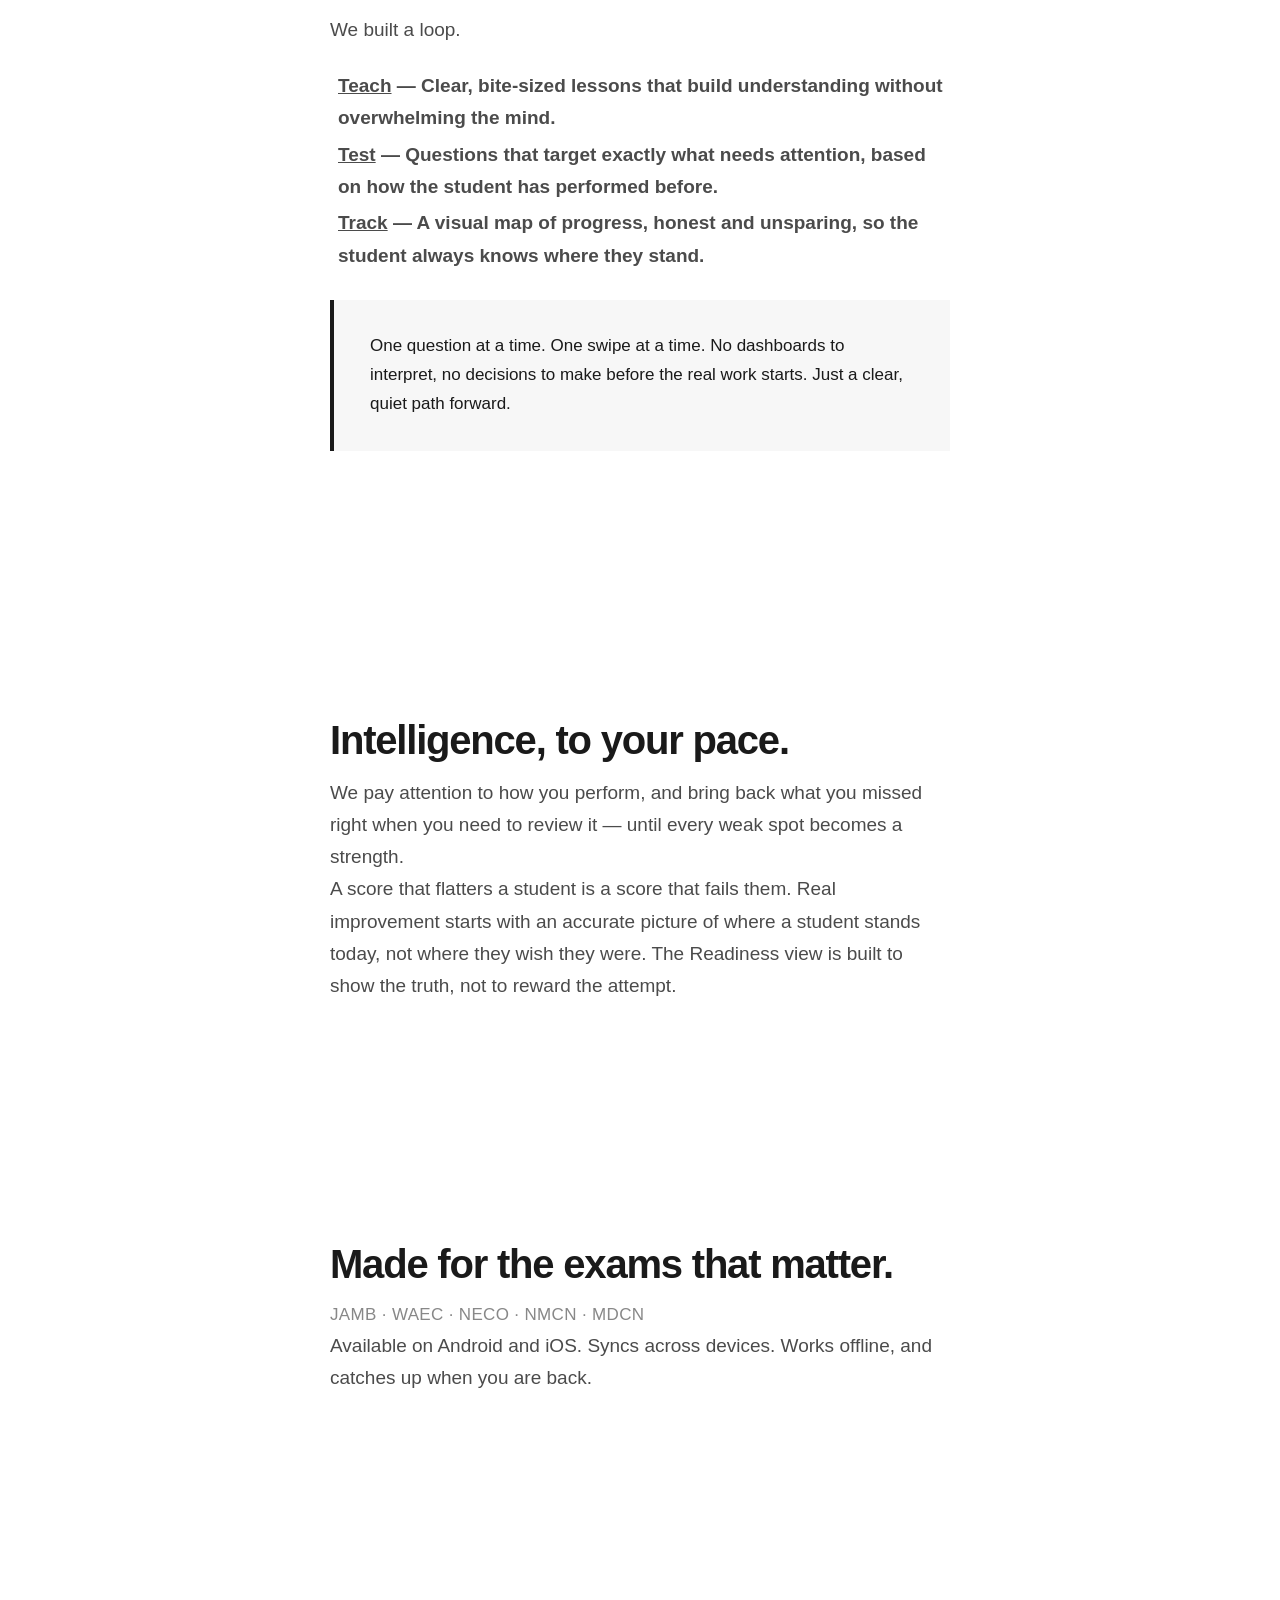
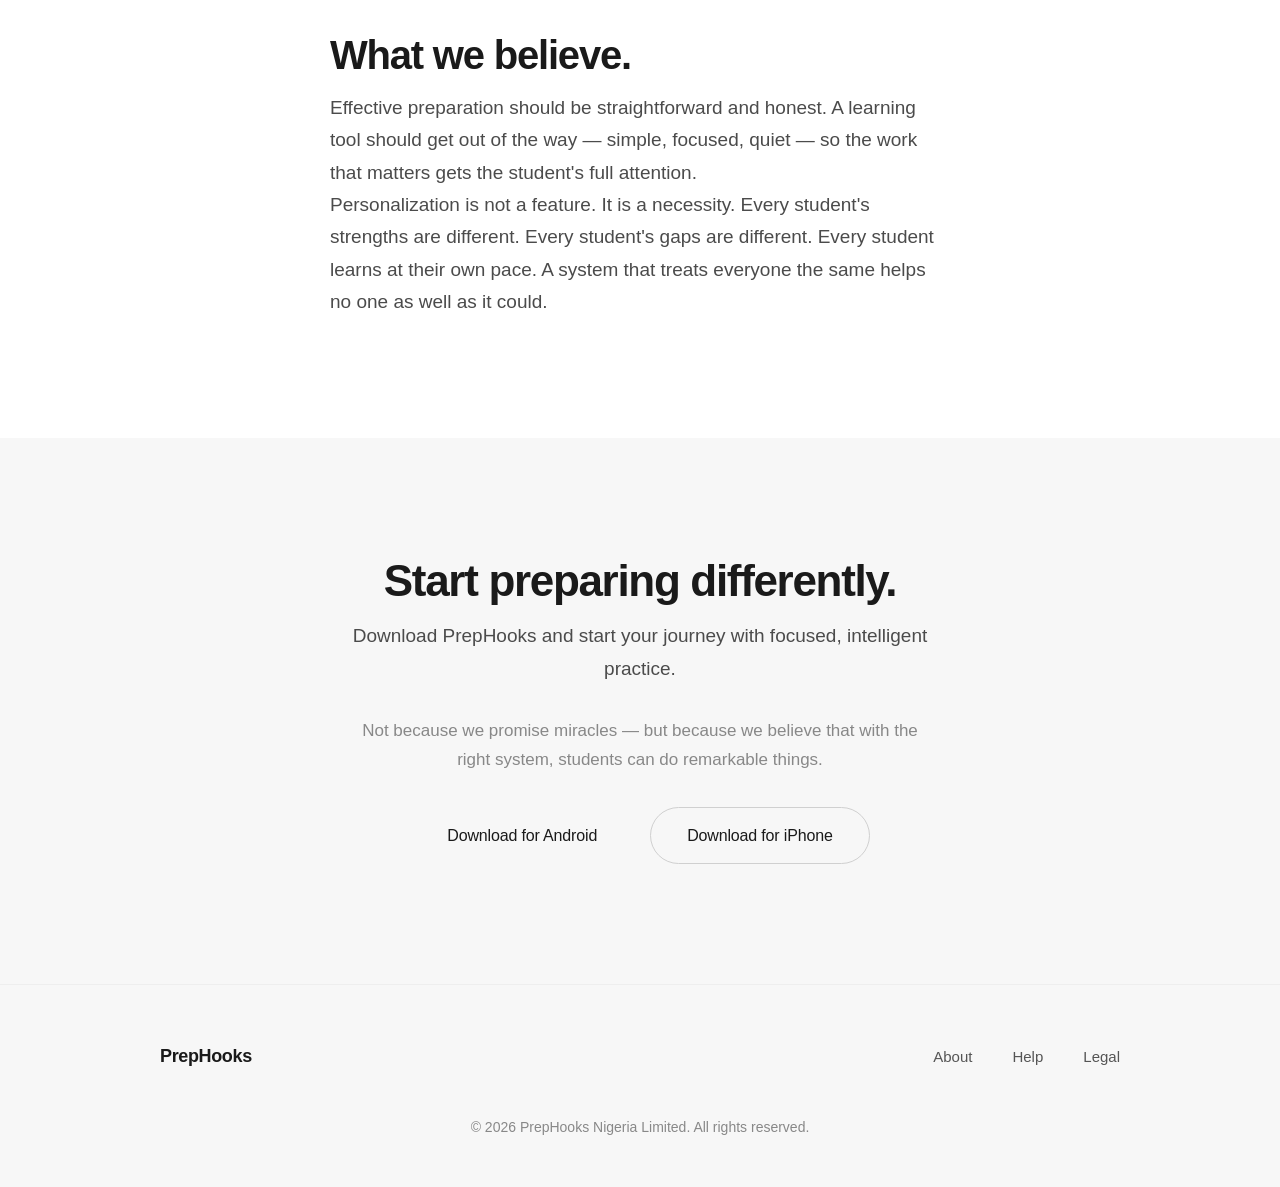
<file: market.html>
<!DOCTYPE html>
<html lang="en">
<head>
    <meta charset="UTF-8" />
    <meta name="viewport" content="width=device-width, initial-scale=1.0" />
    <title>PrepHooks — Test to learn</title>
    <link rel="stylesheet" href="style.css" />
    <script>
        (function () {
            try {
                var params = new URLSearchParams(window.location.search);
                var origin = params.get('origin');
                if (origin && origin.toLowerCase() === 'app') {
                    document.documentElement.classList.add('embed-mode');
                }
            } catch (e) {}
        })();
    </script>
</head>
<body>

    <!-- ===== HEADER ===== -->
    <header>
        <div class="header-inner">
            <a href="index.html" class="logo">PrepHooks</a>
            <nav class="top-nav" id="topNav">
                <a href="index.html">Home</a>
                <a href="about.html">About</a>
                <a href="market.html" class="active">Why PrepHooks</a>
                <a href="help.html">Help</a>
                <a href="legal.html">Legal</a>
                <a href="download.html" class="nav-cta">Download</a>
            </nav>
            <button class="nav-toggle" id="navToggle" aria-label="Toggle menu">
                <span></span>
                <span></span>
                <span></span>
            </button>
        </div>
    </header>

    <!-- ===== HERO ===== -->
    <div class="hero">
        <div class="eyebrow">PrepHooks</div>
        <h1>A system for focused preparation.</h1>
        <p>An exam intelligence company. Our mission is to close the gap between effort and outcome for every student preparing for a high-stakes exam.</p>
        <div class="cta-row" style="display: flex; justify-content: center;">
            <a href="download.html" class="btn btn-outline">Get started now for free</a>
        </div>
    </div>

    <!-- ===== SECTION: CONFIDENCE ===== -->
    <section class="block">
        <div class="inner">
            <h2>Walk into your exam with total confidence.</h2>
            <p>For decades, exam preparation has changed its tools without changing its approach. Printed past questions became digital question banks. Question banks became apps. But the student is still handed a mountain of content and left to work out, alone, what to study, when to study it, and whether they are making progress.</p>
            <p>The content was never the problem. The gap was in how students studied.</p>
            <p>Most students default to methods that feel productive but are not: re-reading notes, highlighting text, cramming the night before. These create the illusion of understanding — familiarity mistaken for knowledge.</p>
            <p>PrepHooks is our answer. It is a system that pays attention to how a student performs, shows them precisely where to work, and guides their progress with honesty and clarity.</p>
        </div>
    </section>

    <!-- ===== SECTION: HOW IT WORKS ===== -->
    <section class="block">
        <div class="inner">
            <h2>How it works.</h2>
            <p>We built a loop.</p>
            <div style="margin: 24px 0 28px; padding-left: 8px;">
                <p style="font-weight: 600; margin-bottom: 4px;"><u>Teach</u> — Clear, bite-sized lessons that build understanding without overwhelming the mind.</p>
                <p style="font-weight: 600; margin-bottom: 4px;"><u>Test</u> — Questions that target exactly what needs attention, based on how the student has performed before.</p>
                <p style="font-weight: 600; margin-bottom: 4px;"><u>Track</u> — A visual map of progress, honest and unsparing, so the student always knows where they stand.</p>
            </div>
            <div class="gray-card">
                <p>One question at a time. One swipe at a time. No dashboards to interpret, no decisions to make before the real work starts. Just a clear, quiet path forward.</p>
            </div>
        </div>
    </section>

    <!-- ===== SECTION: INTELLIGENCE ===== -->
    <section class="block">
        <div class="inner">
            <h2>Intelligence, to your pace.</h2>
            <p>We pay attention to how you perform, and bring back what you missed right when you need to review it — until every weak spot becomes a strength.</p>
            <p>A score that flatters a student is a score that fails them. Real improvement starts with an accurate picture of where a student stands today, not where they wish they were. The Readiness view is built to show the truth, not to reward the attempt.</p>
        </div>
    </section>

    <!-- ===== SECTION: EXAMS ===== -->
    <section class="block">
        <div class="inner">
            <h2>Made for the exams that matter.</h2>
            <p style="font-size: 17px; color: #888888; letter-spacing: 0.02em;">JAMB · WAEC · NECO · NMCN · MDCN</p>
            <p>Available on Android and iOS. Syncs across devices. Works offline, and catches up when you are back.</p>
        </div>
    </section>

    <!-- ===== SECTION: BELIEFS ===== -->
    <section class="block">
        <div class="inner">
            <h2>What we believe.</h2>
            <p>Effective preparation should be straightforward and honest. A learning tool should get out of the way — simple, focused, quiet — so the work that matters gets the student's full attention.</p>
            <p>Personalization is not a feature. It is a necessity. Every student's strengths are different. Every student's gaps are different. Every student learns at their own pace. A system that treats everyone the same helps no one as well as it could.</p>
        </div>
    </section>

    <!-- ===== DOWNLOAD CTA ===== -->
    <div class="download" id="download">
        <div class="inner">
            <h2>Start preparing differently.</h2>
            <p>Download PrepHooks and start your journey with focused, intelligent practice.</p>
            <p style="font-size: 17px; color: #888888; margin-bottom: 32px;">Not because we promise miracles — but because we believe that with the right system, students can do remarkable things.</p>
            <div class="cta-row">
                <a href="download.html" class="btn">Download for Android</a>
                <a href="download.html" class="btn btn-outline">Download for iPhone</a>
            </div>
        </div>
    </div>

    <!-- ===== FOOTER ===== -->
    <footer>
        <div class="footer-inner">
            <a href="index.html" class="logo" style="font-size:18px;">PrepHooks</a>
            <nav class="footer-nav">
                <a href="about.html">About</a>
                <a href="help.html">Help</a>
                <a href="legal.html">Legal</a>
            </nav>
            <div class="footer-meta">© 2026 PrepHooks Nigeria Limited. All rights reserved.</div>
        </div>
    </footer>

    <!-- ===== SCRIPTS ===== -->
    <script>
        const toggle = document.getElementById('navToggle');
        const nav = document.getElementById('topNav');
        if (toggle && nav) {
            toggle.addEventListener('click', () => nav.classList.toggle('open'));
            nav.querySelectorAll('a').forEach(link => {
                link.addEventListener('click', () => nav.classList.remove('open'));
            });
        }
    </script>

</body>
</html>
</file>
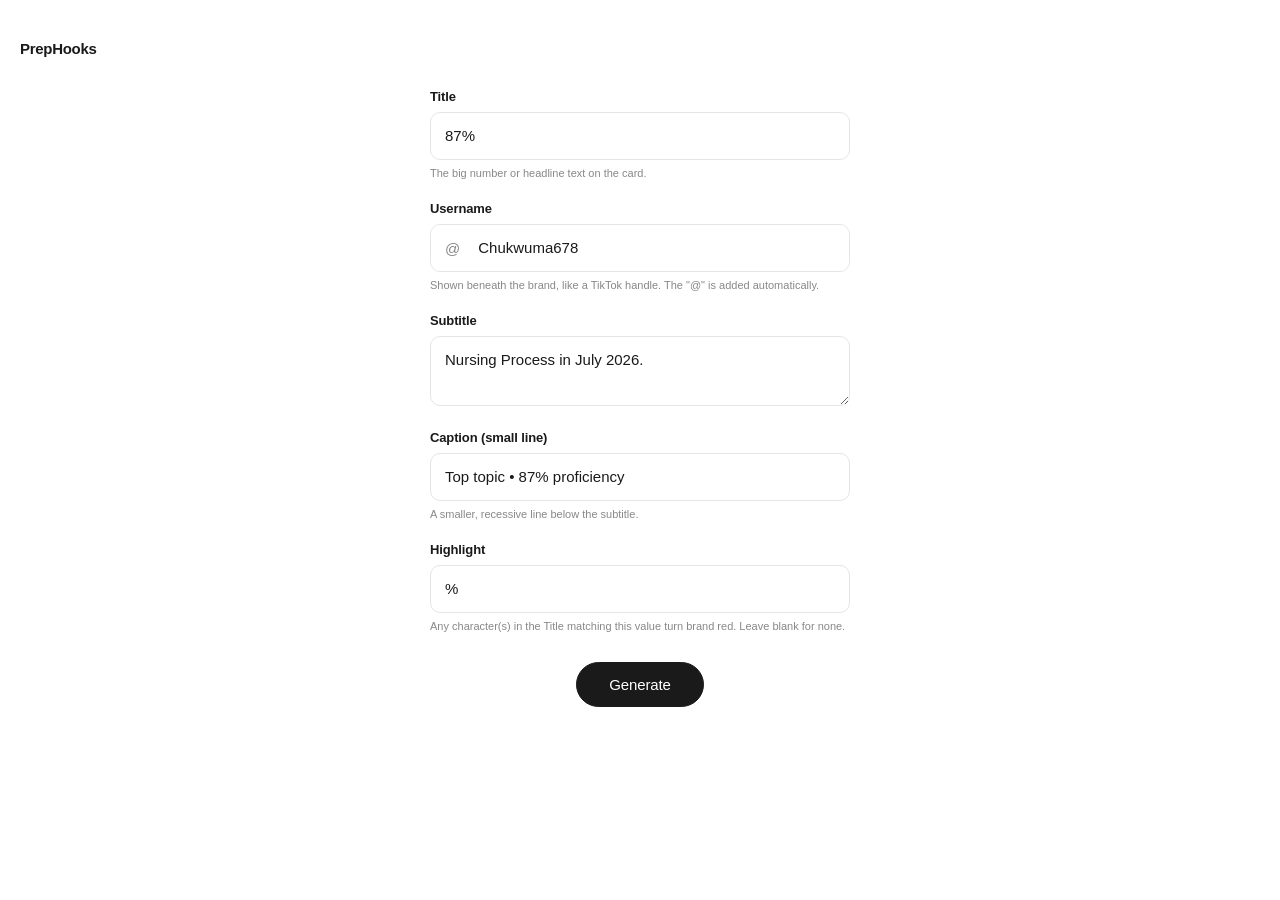
<file: share-card1.html>
<!DOCTYPE html>
<html lang="en">
<head>
<meta charset="UTF-8" />
<meta name="viewport" content="width=device-width, initial-scale=1.0" />
<title>PrepHooks Share Card</title>
<style>
  :root {
    --ink: #1a1a1a;
    --grey: #888888;
    --grey-soft: #bdbdbd;
    --line: #e5e5e5;
    --primary: #FF203B;
    --primary-2: #FF5C77;   /* lighter tint for the gradient */
  }

  * { margin: 0; padding: 0; box-sizing: border-box; }

  body {
    background: #ffffff;
    color: var(--ink);
    /* iOS / SF Pro stack — re-enabled to match the designer's system font */
    font-family: -apple-system, BlinkMacSystemFont, "SF Pro Display", "SF Pro Text", "Helvetica Neue", Arial, sans-serif;
    -webkit-font-smoothing: antialiased;
    -moz-osx-font-smoothing: grayscale;
    min-height: 100vh;
    display: flex;
    flex-direction: column;
    align-items: center;
    overflow-x: hidden;
    padding: 40px 20px 64px;
  }

  .wordmark {
    font-size: 15px;
    font-weight: 600;
    letter-spacing: -0.02em;
    color: var(--ink);
    align-self: flex-start;
    max-width: 520px;
    width: 100%;
    margin-bottom: 8px;
  }

  /* ---------- View switching ---------- */
  .view { width: 100%; display: flex; flex-direction: column; align-items: center; }
  .view[hidden] { display: none; }

  /* ---------- FORM (black & white only, no accent) ---------- */
  form {
    width: 100%;
    max-width: 420px;
    margin-top: 24px;
  }
  .field { margin-bottom: 20px; }
  label {
    display: block;
    font-size: 13px;
    font-weight: 600;
    letter-spacing: -0.01em;
    color: var(--ink);
    margin-bottom: 8px;
  }
  input[type="text"], textarea {
    width: 100%;
    padding: 12px 14px;
    font-size: 15px;
    font-family: inherit;
    color: var(--ink);
    background: #fff;
    border: 1px solid var(--line);
    border-radius: 10px;
    outline: none;
    transition: border-color 0.15s;
    resize: vertical;
    line-height: 1.45;
  }
  input[type="text"]:focus, textarea:focus { border-color: var(--ink); }

  /* text input with a constant "@" prefix (username field) */
  .input-prefix {
    display: flex;
    align-items: stretch;
    border: 1px solid var(--line);
    border-radius: 10px;
    overflow: hidden;
    transition: border-color 0.15s;
  }
  .input-prefix:focus-within { border-color: var(--ink); }
  .input-prefix .prefix {
    display: flex;
    align-items: center;
    padding: 0 4px 0 14px;
    font-size: 15px;
    font-family: inherit;
    color: var(--grey);
    background: #fff;
    user-select: none;
  }
  .input-prefix input[type="text"] {
    border: none;
    border-radius: 0;
    flex: 1;
  }
  .input-prefix input[type="text"]:focus { border-color: transparent; }
  .hint { font-size: 11px; color: var(--grey); margin-top: 6px; line-height: 1.4; }

  button { font-family: inherit; cursor: pointer; }
  .btn {
    display: inline-block;
    padding: 13px 32px;
    border-radius: 100px;
    font-size: 15px;
    font-weight: 500;
    letter-spacing: -0.01em;
    border: 1px solid transparent;
    transition: background 0.2s, color 0.2s, border-color 0.2s;
    text-decoration: none;
  }
  .btn-primary { background: var(--ink); color: #fff; border-color: var(--ink); }
  .btn-primary:hover { background: #333; border-color: #333; }
  .btn-outline { background: #fff; color: var(--ink); border-color: var(--line); }
  .btn-outline:hover { background: #f5f5f5; border-color: #b0b0b0; }

  .form-actions { margin-top: 28px; display: flex; justify-content: center; }

  /* ---------- CARD (social share image: B&W + primary highlight only) ---------- */
  .card {
    width: min(700px, 94vw);
    aspect-ratio: 4 / 5;
    background: #ffffff;
    display: flex;
    flex-direction: column;
    align-items: center;
    justify-content: center;
    text-align: center;
    padding: clamp(24px, 4vw, 40px);
    /* REQUIRED for cqi units below to work — container-relative sizing. */
    container-type: inline-size;
  }
  .card .brand-row {
    display: flex;
    align-items: center;
    justify-content: center;
    gap: clamp(6px, 2cqi, 18px);
    margin-top: clamp(24px, 5cqi, 100px);
    margin-bottom: 4px;
  }
  .card .brand-logo {
    height: clamp(22px, 8cqi, 80px);
    width: auto;
    display: block;
  }
  .card .brand {
    color: var(--grey);
    font-weight: 700;
    font-size: clamp(16px, 6cqi, 60px);
    letter-spacing: -0.01em;
  }
  .card .username {
    color: var(--grey-soft);   /* soft grey handle */
    font-weight: 500;
    font-size: clamp(14px, 5cqi, 50px);
    letter-spacing: -0.02em;
    /* 3x the normal card rhythm between the top group and the title */
    margin-bottom: clamp(48px, 14cqi, 310px);
  }
  .card .title {
    /* Very bold, index-page heading weight language */
    font-weight: 800;
    letter-spacing: -0.08em;   /* index hero/block h1/h2 tracking; highlight inherits this */
    line-height: 1.05;
    color: var(--ink);
    white-space: nowrap;
    width: 100%;               /* span card so the box centers for export */
    text-align: center;
    /* cqi = % of the CARD's own width: stays proportional at any size, no overflow */
    font-size: clamp(100px, 75cqi, 170px);
    
  }
  .card .title .hl {
    background: linear-gradient(100deg, var(--primary) 0%, var(--primary-2) 100%);
    -webkit-background-clip: text;
    background-clip: text;
    -webkit-text-fill-color: transparent;
    color: var(--primary);
    /* Negative letter-spacing clips the LAST glyph's right edge with
       background-clip:text. padding-right extends the paint box so the full
       glyph shows. (The PNG export centers by card width, ignoring this.) */
    padding-right: 0.18em;
  }
  .card .subtitle {
    font-weight: 800;          /* bolder */
    letter-spacing: -0.08em;   /* tighter tracking */
    color: var(--ink);
    margin-top: 10px;
    line-height: 1.0;         /* safe: tight but glyphs don't collide */
    max-width: 92%;
    font-size: clamp(20px, 12cqi, 100px);   /* bigger, raised cap for high-res export */
    white-space: pre-line;    /* honor manual line breaks from the textarea */
  }
  .card .subsubtitle {
    font-weight: 500;          /* lighter than the subtitle */
    letter-spacing: -0.02em;   /* tighter tracking */
    color: var(--ink);        /* recessive, like the sample */
    margin-top: 9px;           /* a little more separation from the subtitle above */
    line-height: 1.15;         /* safe: tight but glyphs don't collide */
    max-width: 90%;
    font-size: clamp(12px, 7cqi, 50px);
  }
  .card .footer3 {
    margin-top: auto;
    margin-bottom: auto;
    display: flex;
    flex-direction: column;
    align-items: center;
    gap: clamp(8px, 2.5cqi, 20px);
    text-align: center;
  }
  .card .footer3 .fline1,
  .card .footer3 .fline2 {
    color: var(--grey);
    font-weight: 500;
    font-size: clamp(11px, 3.2cqi, 22px);
    letter-spacing: 0.01em;
  }
  .card .footer3 .fmini {
    color: var(--grey-soft);
    font-weight: 500;
    font-size: clamp(9px, 2.4cqi, 16px);
    letter-spacing: 0.03em;
    margin-top: clamp(4px, 1.5cqi, 12px);
  }
  .card-actions { margin-top: 28px; display: flex; justify-content: center; gap: 12px; flex-wrap: wrap; }
</style>
</head>
<body>

  <div class="wordmark">PrepHooks</div>

  <!-- ===== FORM VIEW ===== -->
  <section class="view" id="formView">
    <form id="cardForm" autocomplete="off">
      <div class="field">
        <label for="title">Title</label>
        <input type="text" id="title" placeholder="e.g. 87%" value="87%" />
        <div class="hint">The big number or headline text on the card.</div>
      </div>
      <div class="field">
        <label for="username">Username</label>
        <div class="input-prefix">
          <span class="prefix">@</span>
          <input type="text" id="username" placeholder="Chukwuma678" value="Chukwuma678" />
        </div>
        <div class="hint">Shown beneath the brand, like a TikTok handle. The "@" is added automatically.</div>
      </div>
      <div class="field">
        <label for="subtitle">Subtitle</label>
        <textarea id="subtitle" placeholder="e.g. Nursing Process in July 2026. (use line breaks for multiple lines)">Nursing Process in July 2026.</textarea>
      </div>
      <div class="field">
        <label for="subsubtitle">Caption (small line)</label>
        <input type="text" id="subsubtitle" placeholder="e.g. Top topic • 87% proficiency" value="Top topic • 87% proficiency" />
        <div class="hint">A smaller, recessive line below the subtitle.</div>
      </div>
      <div class="field">
        <label for="highlight">Highlight</label>
        <input type="text" id="highlight" placeholder="e.g. %" value="%" />
        <div class="hint">Any character(s) in the Title matching this value turn brand red. Leave blank for none.</div>
      </div>
      <div class="form-actions">
        <button type="submit" class="btn btn-primary">Generate</button>
      </div>
    </form>
  </section>

  <!-- ===== CARD VIEW ===== -->
  <section class="view" id="cardView" hidden>
    <div class="card" id="card">
      <div class="brand-row">
        <img class="brand-logo" src="assets/utilities/hooky-blob.png" alt="" />
        <div class="brand">PrepHooks</div>
      </div>
      <div class="username" id="cardUsername">@Chukwuma678</div>
      <div class="title" id="cardTitle">87%</div>
      <div class="subtitle" id="cardSubtitle">Nursing Process in July 2026.</div>
      <div class="subsubtitle" id="cardSub2">Top topic • 87% proficiency</div>
      <div class="footer3" id="cardFooter">
        <div class="fline1">Exam success made effortless.</div>
        <div class="fline2">Get PrepHooks free on Android &amp; iOS.</div>
      </div>
    </div>
    <div class="card-actions">
      <button type="button" class="btn btn-outline" id="downloadBtn">Download</button>
      <button type="button" class="btn btn-outline" id="editBtn">Edit</button>
    </div>
  </section>

<script>
  const formView  = document.getElementById('formView');
  const cardView  = document.getElementById('cardView');
  const form      = document.getElementById('cardForm');
  const cardTitle = document.getElementById('cardTitle');
  const cardSub   = document.getElementById('cardSubtitle');
  const cardSub2  = document.getElementById('cardSub2');
  const cardUser  = document.getElementById('cardUsername');
  const card      = document.getElementById('card');
  const editBtn   = document.getElementById('editBtn');
  const downloadBtn = document.getElementById('downloadBtn');

  // Render the card to a PNG by drawing the live DOM elements onto a canvas.
  // (More reliable than SVG <foreignObject>, which drops CSS + gradient text.)
  async function downloadCard() {
    // Render at a FIXED high-res width, independent of the on-screen card size,
    // so the PNG is sharp everywhere (phones would otherwise export ~750px).
    const EXPORT_W = Math.max(card.getBoundingClientRect().width, 1080);
    const scale = 3; // 3x for crisp output

    // Preload the Hooky logo so the export can draw it (await so it's ready).
    await preloadHooky('assets/utilities/hooky-blob.png');

    // Temporarily expand the card to the export width and re-fit the title.
    const savedWidth = card.style.width;
    const savedTitleFontSize = cardTitle.style.fontSize;
    card.style.width = EXPORT_W + 'px';
    guardTitle();

    const cardRect = card.getBoundingClientRect();
    const w = cardRect.width, h = cardRect.height;

    const canvas = document.createElement('canvas');
    canvas.width = w * scale;
    canvas.height = h * scale;
    const ctx = canvas.getContext('2d');
    ctx.scale(scale, scale);

    // White base
    ctx.fillStyle = '#ffffff';
    ctx.fillRect(0, 0, w, h);

    // Brand row: Hooky blob image + "PrepHooks" text inline
    drawBrandRow(ctx, card.querySelector('.brand-row'), cardRect);
    drawSimpleText(ctx, card.querySelector('.username'), cardRect);
    drawSimpleText(ctx, card.querySelector('.subsubtitle'), cardRect);
    // Footer (3 lines: 2-line message + mini attribution)
    drawFooter(ctx, card.querySelector('#cardFooter'), cardRect);
    // Subtitle: wrap to multiple centered lines (matches DOM wrapping)
    drawWrappedText(ctx, card.querySelector('.subtitle'), cardRect);

    // Title: per-character so the highlight gets the red gradient
    drawTitleText(ctx, cardTitle, cardRect);

    const a = document.createElement('a');
    a.download = 'prephooks-share-card.png';
    a.href = canvas.toDataURL('image/png');
    a.click();

    // Restore the on-screen card to its original size/title.
    card.style.width = savedWidth;
    cardTitle.style.fontSize = savedTitleFontSize;
  }

  function drawSimpleText(ctx, el, cardRect) {
    if (!el) return;
    const cs = getComputedStyle(el);
    const r = el.getBoundingClientRect();
    ctx.font = `${cs.fontWeight} ${cs.fontSize} ${cs.fontFamily}`;
    ctx.letterSpacing = cs.letterSpacing || 'normal'; // honor tight tracking like the DOM
    ctx.fillStyle = cs.color;
    ctx.textBaseline = 'middle';
    ctx.textAlign = cs.textAlign === 'center' ? 'center' : 'left';
    const cx = (r.left - cardRect.left) + (ctx.textAlign === 'center' ? r.width / 2 : 0);
    const cy = (r.top - cardRect.top) + r.height / 2;
    ctx.fillText(el.textContent.trim(), cx, cy);
    ctx.letterSpacing = 'normal';
  }

  // Draw the brand row: Hooky blob image + "PrepHooks" text, inline + centered.
  let _hookyImg = null;
  function drawBrandRow(ctx, el, cardRect) {
    if (!el) return;
    const r = el.getBoundingClientRect();
    const logo = el.querySelector('.brand-logo');
    const brand = el.querySelector('.brand');
    const lcs = logo ? getComputedStyle(logo) : null;
    const bcs = getComputedStyle(brand);
    const cy = (r.top - cardRect.top) + r.height / 2;

    let logoH = 0, logoW = 0;
    if (logo && _hookyImg && _hookyImg.complete) {
      logoH = parseFloat(lcs.height);
      logoW = logoH * (_hookyImg.naturalWidth / _hookyImg.naturalHeight);
    }
    ctx.font = `${bcs.fontWeight} ${bcs.fontSize} ${bcs.fontFamily}`;
    ctx.letterSpacing = bcs.letterSpacing || 'normal';
    const text = brand.textContent.trim();
    const textW = ctx.measureText(text).width + (bcs.letterSpacing === 'normal' ? 0 : parseFloat(bcs.letterSpacing) * (text.length - 1));
    const gap = parseFloat(getComputedStyle(el).gap) || 0;
    const totalW = logoW + gap + textW;
    let x = (r.left - cardRect.left) + r.width / 2 - totalW / 2;

    if (logo && _hookyImg && _hookyImg.complete) {
      const logoY = cy - logoH / 2;
      ctx.drawImage(_hookyImg, x, logoY, logoW, logoH);
      x += logoW + gap;
    }
    ctx.fillStyle = bcs.color;
    ctx.textBaseline = 'middle';
    ctx.textAlign = 'left';
    ctx.fillText(text, x, cy);
    ctx.letterSpacing = 'normal';
  }

  // Preload the Hooky image once so the export can draw it.
  function preloadHooky(src) {
    return new Promise((resolve) => {
      const img = new Image();
      img.onload = () => { _hookyImg = img; resolve(); };
      img.onerror = () => { _hookyImg = null; resolve(); };
      img.src = src;
    });
  }

  // Draw the multi-line card footer (fline1 / fline2 / fmini) as a stacked
  // block, honoring each child's computed font/size/color.
  function drawFooter(ctx, el, cardRect) {
    if (!el) return;
    const cs = getComputedStyle(el);
    const r = el.getBoundingClientRect();
    const lines = Array.from(el.children);
    if (!lines.length) return;

    // Build each line's geometry from its own computed style.
    // Read the flex 'gap' from the container (the screen uses gap, not margin),
    // with a sensible minimum so the export never looks cramped.
    const containerGap = parseFloat(cs.gap) || 0;
    const measured = lines.map(lineEl => {
      const lcs = getComputedStyle(lineEl);
      ctx.font = `${lcs.fontWeight} ${lcs.fontSize} ${lcs.fontFamily}`;
      return {
        el: lineEl,
        text: lineEl.textContent.trim(),
        fontSize: parseFloat(lcs.fontSize),
        color: lcs.color,
        ls: (lcs.letterSpacing && lcs.letterSpacing !== 'normal') ? parseFloat(lcs.letterSpacing) : 0,
        gap: containerGap || (parseFloat(lcs.marginTop) || 0),
      };
    });

    // Inter-line gap: at least 0.5em of the larger line so it reads airy.
    const minGap = Math.max(...measured.map(m => m.fontSize)) * 0.5;
    const gaps = measured.map((m, i) => i === 0 ? 0 : Math.max(m.gap, minGap));

    // Total block height = sum of line heights + inter-line gaps
    const heights = measured.map(m => m.fontSize * 1.2);
    const totalH = heights.reduce((a, b) => a + b, 0) + gaps.reduce((a, b) => a + b, 0);

    let cy = (r.top - cardRect.top) + r.height / 2 - totalH / 2 + heights[0] / 2;
    const cx = (r.left - cardRect.left) + r.width / 2;
    ctx.textBaseline = 'middle';
    ctx.textAlign = 'center';
    measured.forEach((m, i) => {
      cy += gaps[i] / 2;
      ctx.font = `${getComputedStyle(m.el).fontWeight} ${getComputedStyle(m.el).fontSize} ${getComputedStyle(m.el).fontFamily}`;
      ctx.fillStyle = m.color;
      ctx.letterSpacing = m.ls ? m.ls + 'px' : 'normal';
      ctx.fillText(m.text, cx, cy);
      ctx.letterSpacing = 'normal';
      cy += heights[i] / 2;
    });
  }

  function drawWrappedText(ctx, el, cardRect) {
    if (!el) return;
    const cs = getComputedStyle(el);
    const r = el.getBoundingClientRect();
    ctx.font = `${cs.fontWeight} ${cs.fontSize} ${cs.fontFamily}`;
    ctx.letterSpacing = cs.letterSpacing || 'normal'; // honor tight tracking like the DOM
    ctx.fillStyle = cs.color;
    ctx.textBaseline = 'middle';
    ctx.textAlign = 'center';

    const maxW = r.width;
    const lineHeight = parseFloat(cs.lineHeight) || parseFloat(cs.fontSize) * 1.15;
    // Honour manual line breaks (\n) from a textarea, then word-wrap each.
    const paragraphs = el.textContent.split('\n');
    const lines = [];
    paragraphs.forEach(para => {
      const words = para.split(/\s+/).filter(w => w.length);
      if (words.length === 0) { lines.push(''); return; }
      let line = '';
      words.forEach(word => {
        const test = line ? line + ' ' + word : word;
        if (ctx.measureText(test).width > maxW && line) {
          lines.push(line);
          line = word;
        } else {
          line = test;
        }
      });
      if (line) lines.push(line);
    });

    // Vertical-center the block within the subtitle box
    const totalH = lines.length * lineHeight;
    let cy = (r.top - cardRect.top) + r.height / 2 - totalH / 2 + lineHeight / 2;
    const cx = (r.left - cardRect.left) + r.width / 2;
    lines.forEach(l => {
      ctx.fillText(l, cx, cy);
      cy += lineHeight;
    });
    ctx.letterSpacing = 'normal';
  }

  function drawTitleText(ctx, el, cardRect) {
    const cs = getComputedStyle(el);
    const r = el.getBoundingClientRect();
    const fontSize = parseFloat(cs.fontSize);
    ctx.font = `${cs.fontWeight} ${cs.fontSize} ${cs.fontFamily}`;
    ctx.textBaseline = 'middle';
    ctx.textAlign = 'left';
    ctx.letterSpacing = '0px'; // we advance manually below for consistent measure+draw

    const ls = (cs.letterSpacing && cs.letterSpacing !== 'normal') ? parseFloat(cs.letterSpacing) : 0;
    const chars = el.textContent.split('');
    const widths = chars.map(c => ctx.measureText(c).width);
    // Add a small right buffer so the last (often highlighted) glyph's stroke
    // isn't clipped at the canvas edge under negative letter-spacing.
    const tailPad = 0.12 * fontSize;
    const total = widths.reduce((a, b) => a + b, 0) + ls * Math.max(0, chars.length - 1) + tailPad;

    // Center within the card with a horizontal safety margin (in card px) so
    // the title never hugs the edge and the highlighted glyph isn't clipped.
    const sideMargin = Math.max(24, fontSize * 0.12);
    const avail = cardRect.width - sideMargin * 2;
    let x = sideMargin + (avail - total) / 2;
    const cy = (r.top - cardRect.top) + r.height / 2;

    const hl = document.getElementById('highlight').value;
    const root = getComputedStyle(document.documentElement);
    const c1 = (root.getPropertyValue('--primary') || '#FF203B').trim();
    const c2 = (root.getPropertyValue('--primary-2') || '#FF5C77').trim();

    chars.forEach((c, i) => {
      if (hl !== '' && c === hl) {
        const grad = ctx.createLinearGradient(x, 0, x + widths[i], 0);
        grad.addColorStop(0, c1);
        grad.addColorStop(1, c2);
        ctx.fillStyle = grad;
      } else {
        ctx.fillStyle = cs.color;
      }
      ctx.fillText(c, x, cy);
      x += widths[i] + ls;
    });
  }

  const TITLE_FLOOR = 64; // px — last-resort guard so it never overflows (raised so long text stays bigger)

  // Smart fit: render at a big size, then shrink ONLY if it overflows the
  // card. Short text ("13", "A") ends up large; long text shrinks to fit.
  function guardTitle() {
    const cs = getComputedStyle(card);
    const maxW = card.clientWidth - parseFloat(cs.paddingLeft) * 2;
    const maxH = card.clientHeight - parseFloat(cs.paddingTop) * 2;

    // Start large but leave room for the brand gap + subtitle + caption +
    // footer. Cap the title at ~half the card height so the rest fits.
    let size = Math.min(maxH * 0.5, 720);
    cardTitle.style.fontSize = size + 'px';

    // Shrink only while it actually overflows. Watch the CARD's scrollHeight
    // (not just the title's) so the brand + multi-line subtitle + caption +
    // footer all get their space — otherwise the title overlaps them.
    while ((cardTitle.scrollWidth > maxW || card.scrollHeight > card.clientHeight) && size > TITLE_FLOOR) {
      size -= 4;
      cardTitle.style.fontSize = size + 'px';
    }

    // Final pass: shrink the fitted title by 5% for a little more breathing
    // room (smaller title never causes overflow).
    size *= 0.95;
    cardTitle.style.fontSize = size + 'px';
  }

  function render() {
    const title     = document.getElementById('title').value;
    const subtitle  = document.getElementById('subtitle').value;
    const sub2      = document.getElementById('subsubtitle').value;
    const highlight = document.getElementById('highlight').value;

    cardTitle.style.fontSize = ''; // let cqi take over again

    const safe = title.split('').map(ch => {
      const esc = ch.replace(/[&<>]/g, c => ({'&':'&amp;','<':'&lt;','>':'&gt;'}[c]));
      if (highlight !== '' && ch === highlight) return `<span class="hl">${esc}</span>`;
      return esc;
    }).join('');

    cardTitle.innerHTML = safe;
    cardSub.textContent = subtitle;
    cardSub2.textContent = sub2;

    // Username: constant "@" prefix (strip any user-typed "@" to avoid doubles).
    const rawUser = document.getElementById('username').value.trim().replace(/^@+/, '');
    cardUser.textContent = rawUser ? '@' + rawUser : '';

    // Make the card visible BEFORE measuring — guardTitle needs the real
    // clientWidth/clientHeight (a hidden display:none card reports 0).
    formView.hidden = true;
    cardView.hidden = false;
    guardTitle();
  }

  function showForm() {
    cardView.hidden = true;
    formView.hidden = false;
  }

  form.addEventListener('submit', (e) => { e.preventDefault(); render(); });
  editBtn.addEventListener('click', showForm);
  downloadBtn.addEventListener('click', downloadCard);
  window.addEventListener('resize', () => { if (!cardView.hidden) guardTitle(); });
</script>
</body>
</html>
</file>
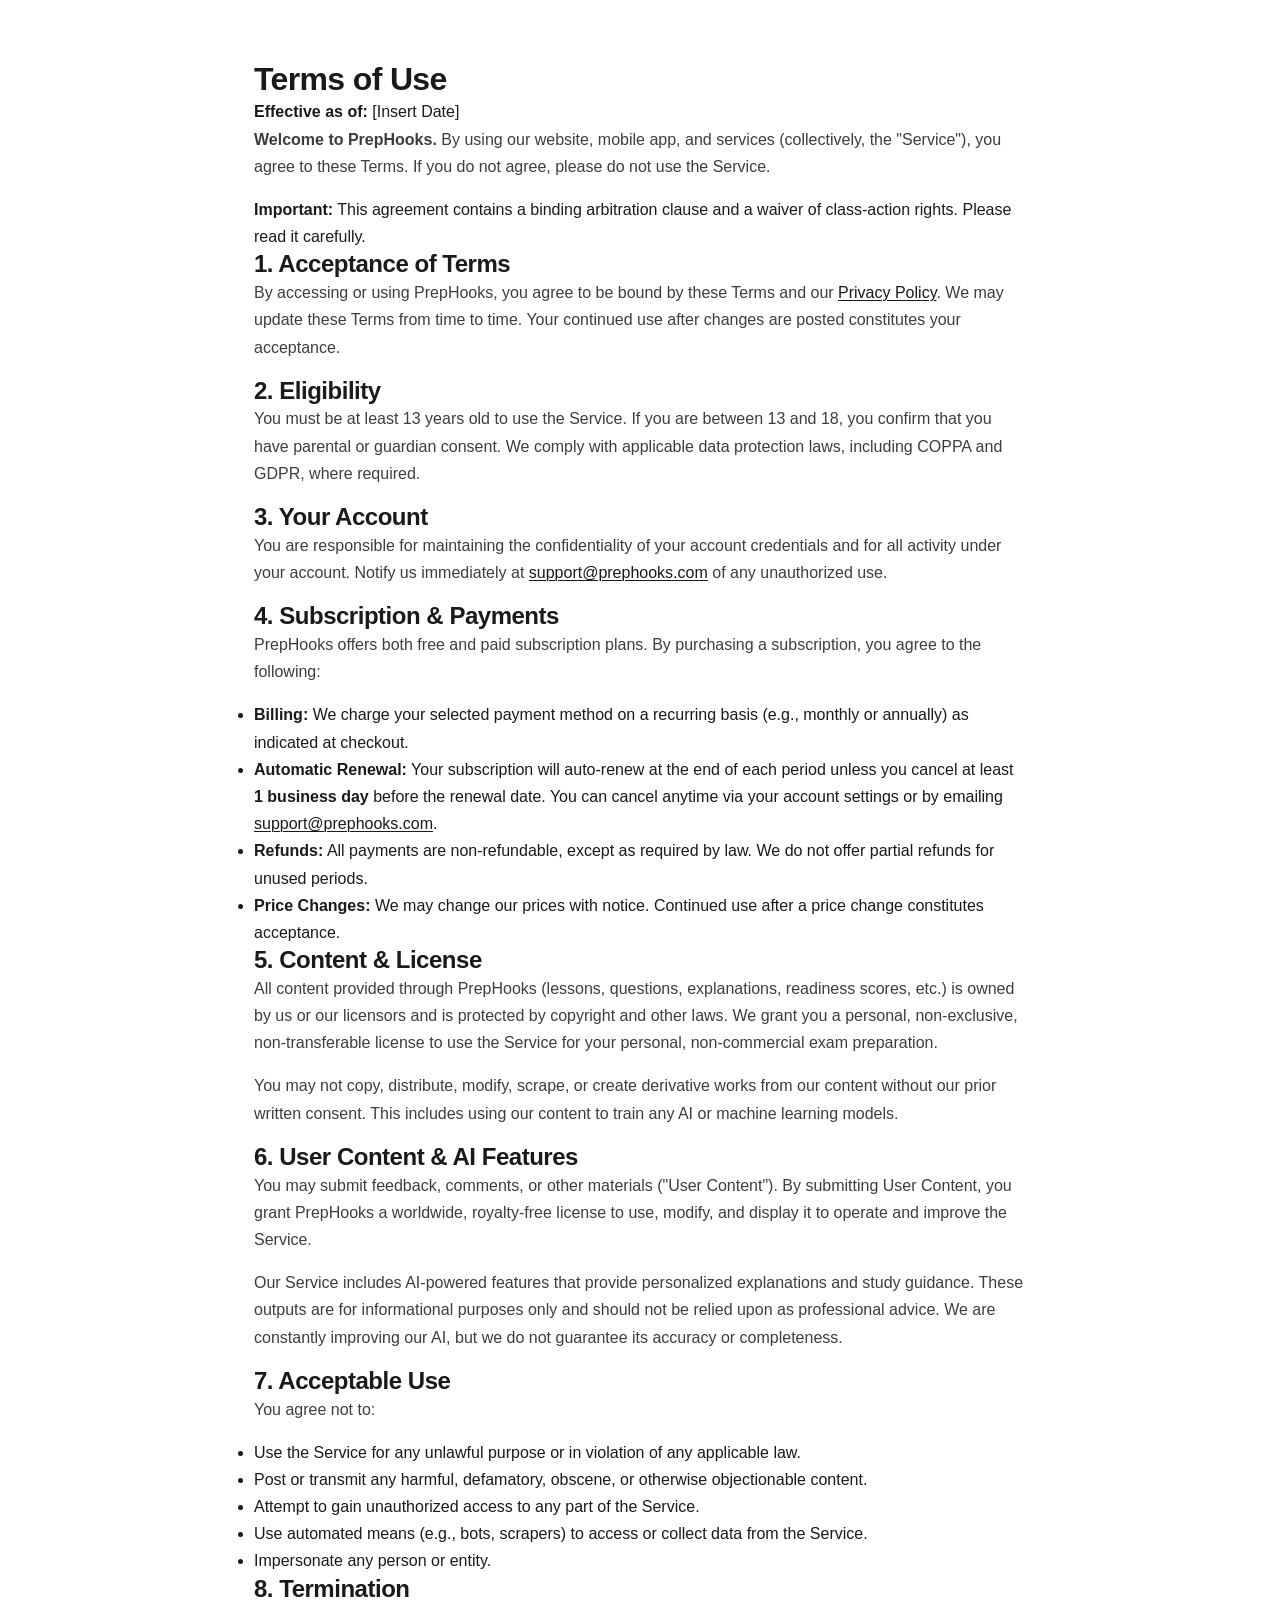
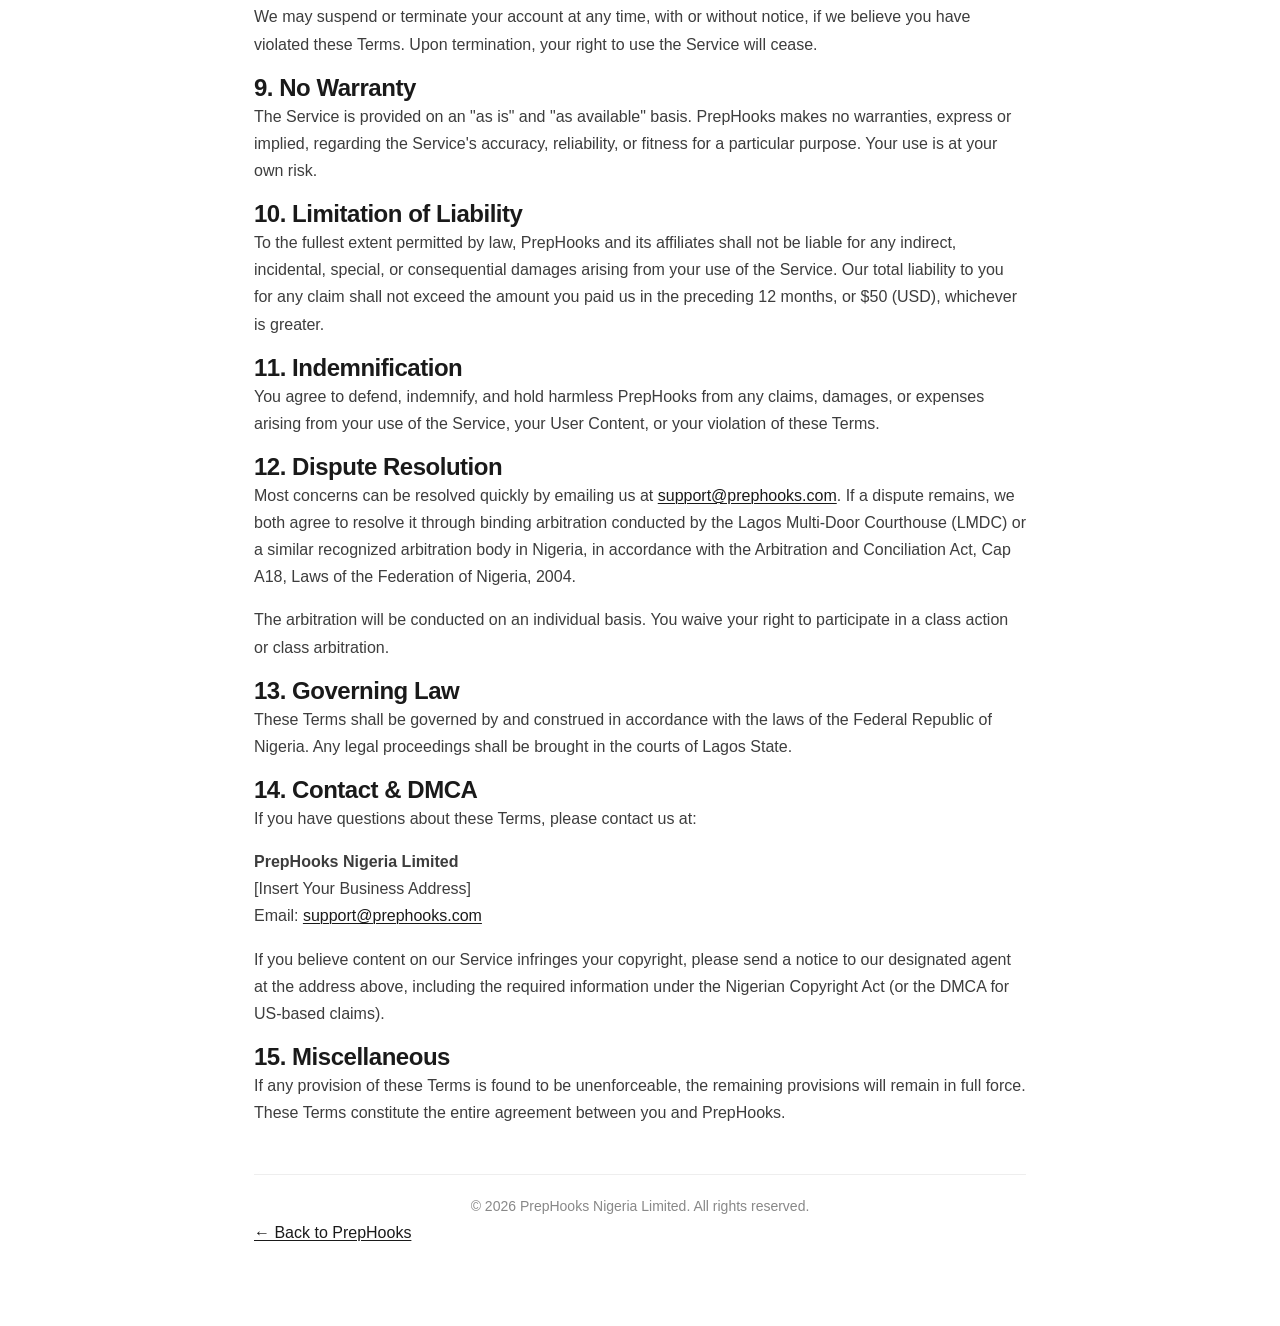
<file: terms_of_use.html>
<!DOCTYPE html>
<html lang="en">
<head>
    <meta charset="UTF-8" />
    <meta name="viewport" content="width=device-width, initial-scale=1.0" />
    <title>PrepHooks — Terms of Use</title>
    <link rel="stylesheet" href="style.css">
</head>
<body>

<div class="container">
    <h1>Terms of Use</h1>
    <div class="effective-date"><strong>Effective as of:</strong> [Insert Date]</div>

    <p><strong>Welcome to PrepHooks.</strong> By using our website, mobile app, and services (collectively, the "Service"), you agree to these Terms. If you do not agree, please do not use the Service.</p>

    <div class="highlight-box">
        <strong>Important:</strong> This agreement contains a binding arbitration clause and a waiver of class-action rights. Please read it carefully.
    </div>

    <!-- 1. Acceptance -->
    <h2>1. Acceptance of Terms</h2>
    <p>By accessing or using PrepHooks, you agree to be bound by these Terms and our <a href="privacy.html">Privacy Policy</a>. We may update these Terms from time to time. Your continued use after changes are posted constitutes your acceptance.</p>

    <!-- 2. Eligibility -->
    <h2>2. Eligibility</h2>
    <p>You must be at least 13 years old to use the Service. If you are between 13 and 18, you confirm that you have parental or guardian consent. We comply with applicable data protection laws, including COPPA and GDPR, where required.</p>

    <!-- 3. Account & Security -->
    <h2>3. Your Account</h2>
    <p>You are responsible for maintaining the confidentiality of your account credentials and for all activity under your account. Notify us immediately at <a href="mailto:support@prephooks.com">support@prephooks.com</a> of any unauthorized use.</p>

    <!-- 4. Subscription & Payments -->
    <h2>4. Subscription & Payments</h2>
    <p>PrepHooks offers both free and paid subscription plans. By purchasing a subscription, you agree to the following:</p>
    <ul>
        <li><strong>Billing:</strong> We charge your selected payment method on a recurring basis (e.g., monthly or annually) as indicated at checkout.</li>
        <li><strong>Automatic Renewal:</strong> Your subscription will auto-renew at the end of each period unless you cancel at least <strong>1 business day</strong> before the renewal date. You can cancel anytime via your account settings or by emailing <a href="mailto:support@prephooks.com">support@prephooks.com</a>.</li>
        <li><strong>Refunds:</strong> All payments are non-refundable, except as required by law. We do not offer partial refunds for unused periods.</li>
        <li><strong>Price Changes:</strong> We may change our prices with notice. Continued use after a price change constitutes acceptance.</li>
    </ul>

    <!-- 5. Content & License -->
    <h2>5. Content & License</h2>
    <p>All content provided through PrepHooks (lessons, questions, explanations, readiness scores, etc.) is owned by us or our licensors and is protected by copyright and other laws. We grant you a personal, non-exclusive, non-transferable license to use the Service for your personal, non-commercial exam preparation.</p>
    <p>You may not copy, distribute, modify, scrape, or create derivative works from our content without our prior written consent. This includes using our content to train any AI or machine learning models.</p>

    <!-- 6. User Content & AI Features -->
    <h2>6. User Content & AI Features</h2>
    <p>You may submit feedback, comments, or other materials ("User Content"). By submitting User Content, you grant PrepHooks a worldwide, royalty-free license to use, modify, and display it to operate and improve the Service.</p>
    <p>Our Service includes AI-powered features that provide personalized explanations and study guidance. These outputs are for informational purposes only and should not be relied upon as professional advice. We are constantly improving our AI, but we do not guarantee its accuracy or completeness.</p>

    <!-- 7. Acceptable Use -->
    <h2>7. Acceptable Use</h2>
    <p>You agree not to:</p>
    <ul>
        <li>Use the Service for any unlawful purpose or in violation of any applicable law.</li>
        <li>Post or transmit any harmful, defamatory, obscene, or otherwise objectionable content.</li>
        <li>Attempt to gain unauthorized access to any part of the Service.</li>
        <li>Use automated means (e.g., bots, scrapers) to access or collect data from the Service.</li>
        <li>Impersonate any person or entity.</li>
    </ul>

    <!-- 8. Termination -->
    <h2>8. Termination</h2>
    <p>We may suspend or terminate your account at any time, with or without notice, if we believe you have violated these Terms. Upon termination, your right to use the Service will cease.</p>

    <!-- 9. Disclaimer of Warranties -->
    <h2>9. No Warranty</h2>
    <p>The Service is provided on an "as is" and "as available" basis. PrepHooks makes no warranties, express or implied, regarding the Service's accuracy, reliability, or fitness for a particular purpose. Your use is at your own risk.</p>

    <!-- 10. Limitation of Liability -->
    <h2>10. Limitation of Liability</h2>
    <p>To the fullest extent permitted by law, PrepHooks and its affiliates shall not be liable for any indirect, incidental, special, or consequential damages arising from your use of the Service. Our total liability to you for any claim shall not exceed the amount you paid us in the preceding 12 months, or $50 (USD), whichever is greater.</p>

    <!-- 11. Indemnification -->
    <h2>11. Indemnification</h2>
    <p>You agree to defend, indemnify, and hold harmless PrepHooks from any claims, damages, or expenses arising from your use of the Service, your User Content, or your violation of these Terms.</p>

    <!-- 12. Dispute Resolution (Arbitration) -->
    <h2>12. Dispute Resolution</h2>
    <p>Most concerns can be resolved quickly by emailing us at <a href="mailto:support@prephooks.com">support@prephooks.com</a>. If a dispute remains, we both agree to resolve it through binding arbitration conducted by the Lagos Multi-Door Courthouse (LMDC) or a similar recognized arbitration body in Nigeria, in accordance with the Arbitration and Conciliation Act, Cap A18, Laws of the Federation of Nigeria, 2004.</p>
    <p>The arbitration will be conducted on an individual basis. You waive your right to participate in a class action or class arbitration.</p>

    <!-- 13. Governing Law -->
    <h2>13. Governing Law</h2>
    <p>These Terms shall be governed by and construed in accordance with the laws of the Federal Republic of Nigeria. Any legal proceedings shall be brought in the courts of Lagos State.</p>

    <!-- 14. Contact & DMCA -->
    <h2>14. Contact & DMCA</h2>
    <p>If you have questions about these Terms, please contact us at:</p>
    <p>
        <strong>PrepHooks Nigeria Limited</strong><br />
        [Insert Your Business Address]<br />
        Email: <a href="mailto:support@prephooks.com">support@prephooks.com</a>
    </p>
    <p>If you believe content on our Service infringes your copyright, please send a notice to our designated agent at the address above, including the required information under the Nigerian Copyright Act (or the DMCA for US-based claims).</p>

    <!-- 15. Miscellaneous -->
    <h2>15. Miscellaneous</h2>
    <p>If any provision of these Terms is found to be unenforceable, the remaining provisions will remain in full force. These Terms constitute the entire agreement between you and PrepHooks.</p>

    <div style="margin-top: 48px; padding-top: 20px; border-top: 1px solid #eee; text-align: center; font-size: 14px; color: #888;">
        © 2026 PrepHooks Nigeria Limited. All rights reserved.
    </div>

    <a href="index.html" class="btn-back">← Back to PrepHooks</a>
</div>

</body>
</html>
</file>
<file: style.css>
/* ---------- Reset & Base ---------- */
* {
    margin: 0;
    padding: 0;
    box-sizing: border-box;
}

body {
    background: #ffffff;
    color: #1a1a1a;
    font-family: -apple-system, BlinkMacSystemFont, "SF Pro Display", "Inter", "Helvetica Neue", sans-serif;
    font-weight: 400;
    line-height: 1.7;
    -webkit-font-smoothing: antialiased;
    -moz-osx-font-smoothing: grayscale;
}

/* ---------- Typography ---------- */
h1, h2, h3, h4, h5, h6 {
    font-weight: 600;
    letter-spacing: -0.02em;
    line-height: 1.2;
}

p {
    color: #3d3d3d;
    margin-bottom: 1rem;
}

a {
    color: #1a1a1a;
    text-decoration: underline;
    text-underline-offset: 2px;
    text-decoration-thickness: 1px;
    transition: color 0.2s;
}

a:hover {
    color: #555555;
}

/* ---------- Buttons (rounded only here) ---------- */
.btn {
    display: inline-block;
    padding: 14px 36px;
    border-radius: 100px; /* Only rounded element */
    font-weight: 500;
    font-size: 16px;
    letter-spacing: -0.01em;
    border: 1px solid transparent;
    transition: background 0.2s, color 0.2s, border 0.2s;
    cursor: pointer;
    text-decoration: none;
    text-underline-offset: 0;
}

.btn-primary {
    background: #1a1a1a;
    color: #ffffff;
    border-color: #1a1a1a;
}

.btn-primary:hover {
    background: #333333;
    border-color: #333333;
}

.btn-outline {
    background: transparent;
    color: #1a1a1a;
    border-color: #d0d0d0;
}

.btn-outline:hover {
    background: #f5f5f5;
    border-color: #b0b0b0;
}

.btn-sm {
    padding: 8px 22px;
    font-size: 14px;
}

/* ---------- Header & Navigation ---------- */
header {
    padding: 24px 40px 20px;
    max-width: 1280px;
    margin: 0 auto;
    border-bottom: 1px solid #f0f0f0;
}

.header-inner {
    display: flex;
    align-items: center;
    justify-content: space-between;
}

.logo {
    font-size: 18px;
    font-weight: 600;
    letter-spacing: -0.02em;
    color: #1a1a1a;
    text-decoration: none;
}

.logo:hover {
    color: #1a1a1a;
}

.top-nav {
    display: flex;
    align-items: center;
    gap: 32px;
    font-size: 15px;
    font-weight: 450;
    color: #555555;
}

.top-nav a {
    color: #555555;
    text-decoration: none;
    transition: color 0.2s;
}

.top-nav a:hover {
    color: #1a1a1a;
}

.top-nav a.active {
    color: #1a1a1a;
    font-weight: 600;
}

.top-nav .nav-cta {
    background: #1a1a1a;
    color: #ffffff;
    padding: 8px 22px;
    border-radius: 100px;
    font-weight: 500;
    font-size: 14px;
    border: none;
    transition: background 0.2s;
    text-decoration: none;
}

.top-nav .nav-cta:hover {
    background: #333333;
    color: #ffffff;
}

.nav-toggle {
    display: none;
    flex-direction: column;
    gap: 5px;
    background: none;
    border: none;
    cursor: pointer;
    padding: 4px;
}

.nav-toggle span {
    display: block;
    width: 24px;
    height: 2px;
    background: #1a1a1a;
    transition: 0.2s;
}

/* ---------- Layout & Containers ---------- */
.container {
    max-width: 820px;
    margin: 0 auto;
    padding: 60px 24px 80px;
}

/* --- Hero Section --- */
.hero {
    max-width: 960px;
    margin: 0 auto;
    padding: 88px 24px 56px;
}

/* Full-bleed image band: escapes the centered container and runs to both
   viewport edges, but capped at 1280px so it never stretches into a thin
   panorama on very wide landscape screens. */
.fullbleed {
    position: relative;
    left: 50%;
    transform: translateX(-50%);
    width: 100vw;
    max-width: 1280px;
    margin: 56px auto 0;
}
.fullbleed .hero-media {
    display: block;
    width: 100%;
    height: clamp(280px, 38vw, 460px);
    object-fit: cover;
    background: linear-gradient(135deg, #e9edf2 0%, #d7dde6 55%, #c9cfd9 100%);
}

/* Contained editorial image (used in interior two-column sections) */
.media-card {
    border-radius: 2.5px;
    overflow: hidden;
    background: linear-gradient(135deg, #e9edf2 0%, #d7dde6 55%, #c9cfd9 100%);
}
.media-card img {
    display: block;
    width: 100%;
    height: 100%;
    object-fit: cover;
}

.hero .eyebrow {
    font-size: 16px;
    font-weight: 600;
    color: #888888;
    margin-bottom: 20px;
}

.hero h1 {
    font-size: clamp(38px, 6vw, 58px);
    font-weight: 700;
    letter-spacing: -0.03em;
    line-height: 1.08;
    max-width: 14ch;
    margin: 0 auto; /* center the constrained headline block */
}

.hero p {
    margin: 22px auto 0;
    max-width: 56ch;
    font-size: 19px;
    color: #666666;
}

.hero .exam-tags {
    font-size: 15px;
    color: #888888;
    letter-spacing: 0.02em;
    margin-top: 4px;
}

.hero .cta-row {
    display: flex;
    gap: 16px;
    flex-wrap: wrap;
    margin-top: 36px;
}

/* --- Sticky Sub-Navigation --- */
.subnav {
    border-top: 1px solid #eeeeee;
    border-bottom: 1px solid #eeeeee;
    position: sticky;
    top: 81px;
    background: #ffffff;
    z-index: 40;
}

.subnav .inner {
    max-width: 960px;
    margin: 0 auto;
    padding: 16px 24px;
    display: flex;
    gap: 28px;
    overflow-x: auto;
}

.subnav a {
    font-size: 15px;
    font-weight: 600;
    color: #888888;
    text-decoration: none;
    white-space: nowrap;
    transition: color 0.2s;
}

.subnav a:hover,
.subnav a.active {
    color: #1a1a1a;
}

/* --- Main Content Wrap --- */
.wrap {
    max-width: 820px;
    margin: 0 auto;
    padding: 0 24px;
}

/* --- Blocks (Landing Page Sections) --- */
.block {
    padding: 120px 24px;
    max-width: 960px;
    margin: 0 auto;
}

.block .inner {
    max-width: 620px;
    margin: 0 auto;
}

.block h2 {
    font-size: clamp(30px, 4vw, 40px);
    font-weight: 700;
    letter-spacing: -0.03em;
    line-height: 1.05;
    margin-bottom: 16px;
}

.block p {
    font-size: 19px;
    line-height: 1.7;
    color: #4b4b4b;
    max-width: 34em;
    margin-bottom: 0;
}

/* ===== Imagery components (editorial, single-grade) ===== */

/* Two-column split (text + image / phone) */
.block .inner.split {
    max-width: 960px;
    display: grid;
    grid-template-columns: 1fr 1fr;
    gap: 48px;
    align-items: center;
    text-align: left;
}
.block .inner.split.reverse {
    grid-template-columns: 1fr 1fr;
}
.block .inner.split .split-text h2,
.block .inner.split .split-text p {
    text-align: left;
    margin-left: 0;
}
.block .inner.split.reverse .split-text {
    order: 2;
}
.block .inner.split.reverse .phone-mock {
    order: 1;
}

/* Photo placeholder fills the media card */
.media-card-img {
    display: block;
    width: 100%;
    height: 100%;
    min-height: 320px;
    object-fit: cover;
    background: linear-gradient(135deg, #e9edf2 0%, #d7dde6 55%, #c9cfd9 100%);
}
.block .inner.split .media-card {
    height: 360px;
}

/* How-it-works 3 chips */
.chips {
    display: grid;
    grid-template-columns: repeat(3, 1fr);
    gap: 24px;
    margin-top: 44px;
}
.chip {
    text-align: center;
}
.chip .media-card {
    height: 150px;
    margin-bottom: 14px;
}
.chip-img {
    display: block;
    width: 100%;
    height: 100%;
    object-fit: cover;
    background: linear-gradient(135deg, #e9edf2 0%, #d7dde6 55%, #c9cfd9 100%);
}
.chip b {
    display: block;
    font-weight: 700;
    font-size: 18px;
    letter-spacing: -0.01em;
    margin-bottom: 4px;
}
.chip small {
    color: #6b6b6b;
    font-size: 14px;
    line-height: 1.4;
}

/* Phone mockup (app dashboard / store) */
.phone-mock {
    width: 240px;
    height: 480px;
    border: 10px solid #1a1a1a;
    border-radius: 36px;
    margin: 8px auto 0;
    background: linear-gradient(160deg, #f3f5f8 0%, #e3e8ef 100%);
    position: relative;
    overflow: hidden;
    display: flex;
    align-items: center;
    justify-content: center;
}
.phone-notch {
    position: absolute;
    top: 0;
    left: 50%;
    transform: translateX(-50%);
    width: 90px;
    height: 18px;
    background: #1a1a1a;
    border-radius: 0 0 14px 14px;
}
.phone-ui {
    position: absolute;
    top: 42%;
    left: 20%;
    width: 60%;
    height: 6px;
    background: #FF203B;
    border-radius: 4px;
    box-shadow: 0 16px 0 #cdd4de, 0 32px 0 #cdd4de;
}
.phone-label {
    position: relative;
    z-index: 2;
    font-size: 11px;
    letter-spacing: 0.06em;
    text-transform: uppercase;
    color: #9aa3b0;
    text-align: center;
    padding: 0 12px;
}

/* Responsive: stack splits and chips on mobile */
@media (max-width: 760px) {
    .block .inner.split,
    .block .inner.split.reverse {
        grid-template-columns: 1fr;
        gap: 28px;
        text-align: center;
    }
    .block .inner.split .split-text h2,
    .block .inner.split .split-text p {
        text-align: center;
    }
    .block .inner.split.reverse .split-text,
    .block .inner.split.reverse .phone-mock {
        order: initial;
    }
    .chips {
        grid-template-columns: 1fr;
        gap: 28px;
    }
}

/* --- Download CTA --- */
.download {
    background: #f7f7f7;
    padding: 120px 24px;
    text-align: center;
}

.download .inner {
    max-width: 620px;
    margin: 0 auto;
}

.download h2 {
    font-size: clamp(34px, 4.5vw, 44px);
    font-weight: 700;
    letter-spacing: -0.03em;
    line-height: 1.05;
    margin-bottom: 16px;
}

.download p {
    font-size: 19px;
    color: #4b4b4b;
    max-width: 34em;
    margin: 0 auto 32px;
    line-height: 1.7;
}

.download .cta-row {
    display: flex;
    justify-content: center;
    gap: 16px;
    flex-wrap: wrap;
}

/* --- Document Sections (Legal, Help, About) --- */
section.doc {
    padding: 80px 0;
    border-bottom: 1px solid #eeeeee;
    scroll-margin-top: 150px;
}

section.doc:last-of-type {
    border-bottom: none;
}

.doc-label {
    font-size: 15px;
    font-weight: 600;
    letter-spacing: 0.06em;
    text-transform: uppercase;
    color: #888888;
    margin-bottom: 14px;
}

.doc h2 {
    font-size: clamp(30px, 4.5vw, 40px);
    font-weight: 700;
    letter-spacing: -0.02em;
    margin-bottom: 8px;
}

.doc .effective {
    font-size: 15px;
    color: #888888;
    margin-bottom: 48px;
}

.doc h3 {
    font-size: 20px;
    font-weight: 700;
    letter-spacing: -0.01em;
    margin: 44px 0 16px;
}

.doc h3 .num {
    color: #888888;
    margin-right: 10px;
    font-weight: 600;
}

.doc p {
    font-size: 17px;
    color: #1a1a1a;
    margin-bottom: 18px;
}

.doc p.emphasis {
    font-weight: 700;
    font-size: 16px;
    letter-spacing: 0.01em;
}

.doc ul,
.doc ol {
    margin: 0 0 18px 24px;
}

.doc li {
    font-size: 17px;
    color: #1a1a1a;
    margin-bottom: 10px;
}

.doc strong {
    font-weight: 700;
}

/* --- Underlined Keywords --- */
.doc u,
.doc .underline {
    text-decoration: underline;
    text-underline-offset: 3px;
    text-decoration-thickness: 1.5px;
    font-weight: 500;
}

.doc li u,
.doc li .underline {
    text-decoration: underline;
    text-underline-offset: 3px;
    text-decoration-thickness: 1.5px;
    font-weight: 500;
}

/* --- Gray Card (no rounding) --- */
.gray-card {
    background: #f7f7f7;
    padding: 32px 36px;
    margin: 28px 0;
    border-left: 4px solid #1a1a1a;
}

.gray-card p {
    font-size: 17px;
    color: #1a1a1a;
    margin-bottom: 8px;
}

.gray-card p:last-child {
    margin-bottom: 0;
}

.gray-card .cite {
    font-size: 14px;
    color: #888888;
    margin-top: 8px;
    font-style: italic;
}

/* --- About Section Specific --- */
.about-lead {
    font-size: 23px;
    font-weight: 500;
    letter-spacing: -0.01em;
    max-width: 44ch;
    margin-bottom: 40px;
}

.feature-list {
    display: grid;
    gap: 34px;
    margin: 36px 0 8px;
}

.feature-list .feature-title {
    font-weight: 700;
    font-size: 18px;
    margin-bottom: 6px;
}

.feature-list .feature-body {
    font-size: 17px;
    color: #666666;
    max-width: 60ch;
}

.kicker-line {
    margin-top: 48px;
    font-size: 26px;
    font-weight: 700;
    letter-spacing: -0.02em;
    border-top: 1px solid #eeeeee;
    padding-top: 36px;
}

/* --- Accordion (Help Page) --- */
.accordion-item {
    border-bottom: 1px solid #eeeeee;
    padding: 6px 0;
}

.accordion-item:last-child {
    border-bottom: none;
}

.accordion-question {
    width: 100%;
    background: none;
    border: none;
    padding: 20px 0;
    font-size: 18px;
    font-weight: 500;
    text-align: left;
    color: #1a1a1a;
    cursor: pointer;
    display: flex;
    justify-content: space-between;
    align-items: center;
    font-family: inherit;
    transition: color 0.2s;
    letter-spacing: -0.01em;
}

.accordion-question:hover {
    color: #555555;
}

.accordion-question .icon {
    font-size: 22px;
    font-weight: 300;
    color: #888888;
    flex-shrink: 0;
    margin-left: 20px;
    transition: transform 0.3s ease;
}

.accordion-item.open .accordion-question .icon {
    transform: rotate(180deg);
}

.accordion-answer {
    max-height: 0;
    overflow: hidden;
    transition: max-height 0.4s ease, padding 0.3s ease;
    padding: 0 0 0 0;
}

.accordion-item.open .accordion-answer {
    max-height: 600px;
    padding: 0 0 24px 0;
}

.accordion-answer p {
    font-size: 17px;
    color: #3d3d3d;
    margin-bottom: 12px;
    line-height: 1.8;
}

.accordion-answer p:last-child {
    margin-bottom: 0;
}

.accordion-answer ul,
.accordion-answer ol {
    margin: 0 0 12px 24px;
}

.accordion-answer li {
    font-size: 17px;
    color: #3d3d3d;
    margin-bottom: 6px;
    line-height: 1.7;
}

/* --- Contact Section (Help Page) --- */
.contact-section {
    padding: 60px 0 40px;
}

.contact-section h3 {
    font-size: 22px;
    font-weight: 700;
    letter-spacing: -0.01em;
    margin-bottom: 12px;
}

.contact-section p {
    font-size: 17px;
    color: #3d3d3d;
    margin-bottom: 8px;
    line-height: 1.8;
}

/* ---------- Utility ---------- */
.text-meta {
    font-size: 14px;
    color: #888888;
}

.text-small {
    font-size: 15px;
    color: #666666;
}

/* ---------- Footer ---------- */
footer {
    background: #f7f7f7;
    padding: 56px 40px 48px;
    border-top: 1px solid #eeeeee;
}

.footer-inner {
    max-width: 960px;
    margin: 0 auto;
    display: flex;
    flex-wrap: wrap;
    align-items: baseline;
    justify-content: space-between;
    gap: 24px;
}

.footer-nav {
    display: flex;
    gap: 40px;
    font-size: 15px;
    color: #555555;
}

.footer-nav a {
    color: #555555;
    text-decoration: none;
    transition: color 0.2s;
}

.footer-nav a:hover {
    color: #1a1a1a;
}

.footer-meta {
    font-size: 14px;
    color: #888888;
    width: 100%;
    margin-top: 20px;
    text-align: center;
}

/* ---------- Embedded / in-app mode ----------
   When the page is opened from inside the PrepHooks app (?origin=app),
   the global header (app bar) and footer are hidden so the content
   fills the native webview. */
html.embed-mode header,
html.embed-mode footer {
    display: none !important;
}

/* In embedded mode the header is gone, so the sticky sub-nav should
   pin to the very top. We use position: fixed (NOT sticky) because many
   native app webviews scroll an inner container, where position: sticky
   silently fails to engage. A spacer is injected by the embed script to
   keep content from sliding underneath the fixed bar. */
html.embed-mode .subnav {
    position: fixed;
    top: 0;
    left: 0;
    right: 0;
    z-index: 60;
}
html.embed-mode .subnav-spacer {
    display: block;
}
html.embed-mode section.about {
    scroll-margin-top: 0 !important;
}

/* ---------- Responsive ---------- */
@media (max-width: 720px) {
    header {
        padding: 16px 20px 12px;
    }

    .top-nav {
        display: none;
        flex-direction: column;
        gap: 20px;
        background: #ffffff;
        padding: 28px 24px;
        position: absolute;
        top: 68px;
        left: 20px;
        right: 20px;
        border-radius: 0;
        box-shadow: 0 16px 48px rgba(0,0,0,0.06);
        border: 1px solid #f0f0f0;
        z-index: 50;
    }

    .top-nav.open {
        display: flex;
    }

    .nav-toggle {
        display: flex;
    }

    .hero {
        padding: 60px 20px 40px;
    }

    .hero h1 {
        font-size: 36px;
    }

    .hero p {
        font-size: 17px;
    }

    .block {
        padding: 80px 20px;
    }

    .block h2 {
        font-size: 28px;
    }

    .block p {
        font-size: 17px;
    }

    .download {
        padding: 80px 20px;
    }

    .download h2 {
        font-size: 30px;
    }

    .download p {
        font-size: 17px;
    }

    .subnav .inner {
        gap: 20px;
        padding: 12px 20px;
    }

    section.doc {
        padding: 60px 0;
    }

    .gray-card {
        padding: 20px;
    }

    .footer-inner {
        flex-direction: column;
        align-items: center;
        text-align: center;
    }

    .footer-nav {
        flex-wrap: wrap;
        justify-content: center;
        gap: 28px;
    }
}
</file>
